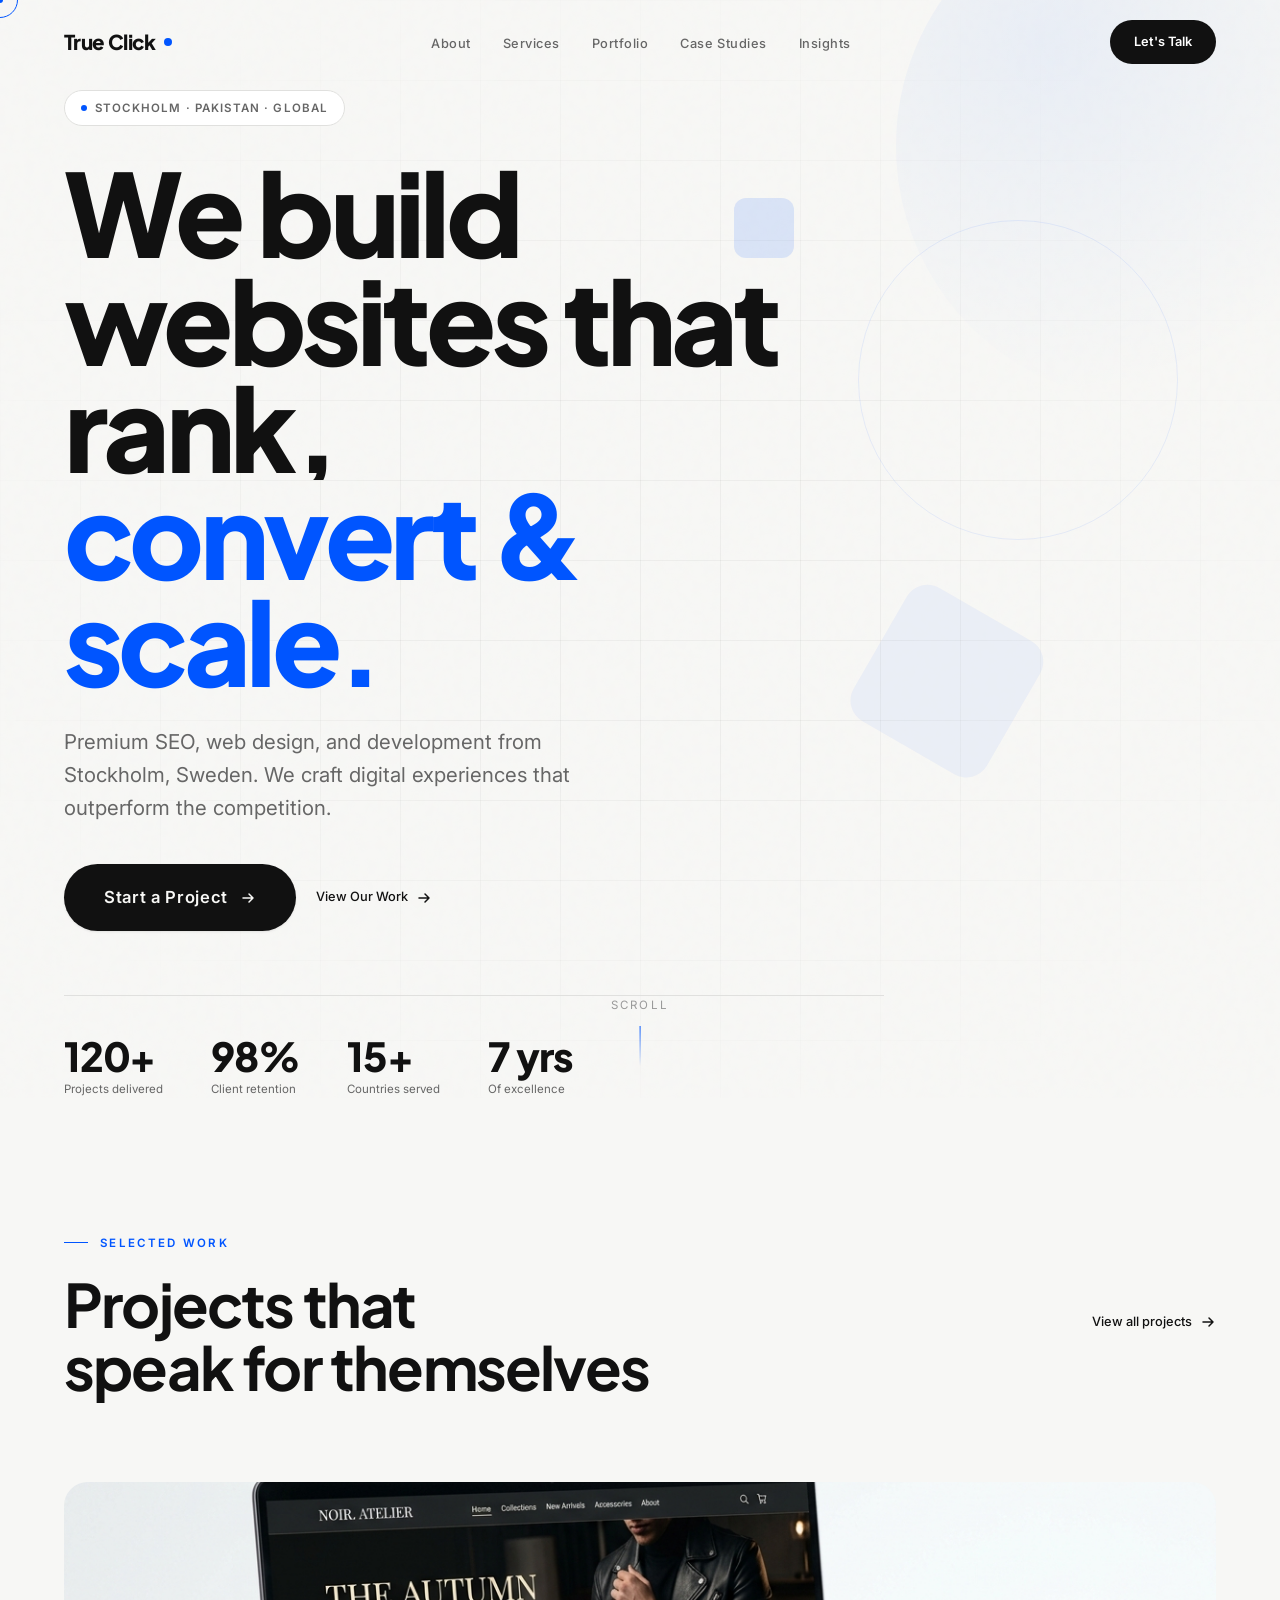
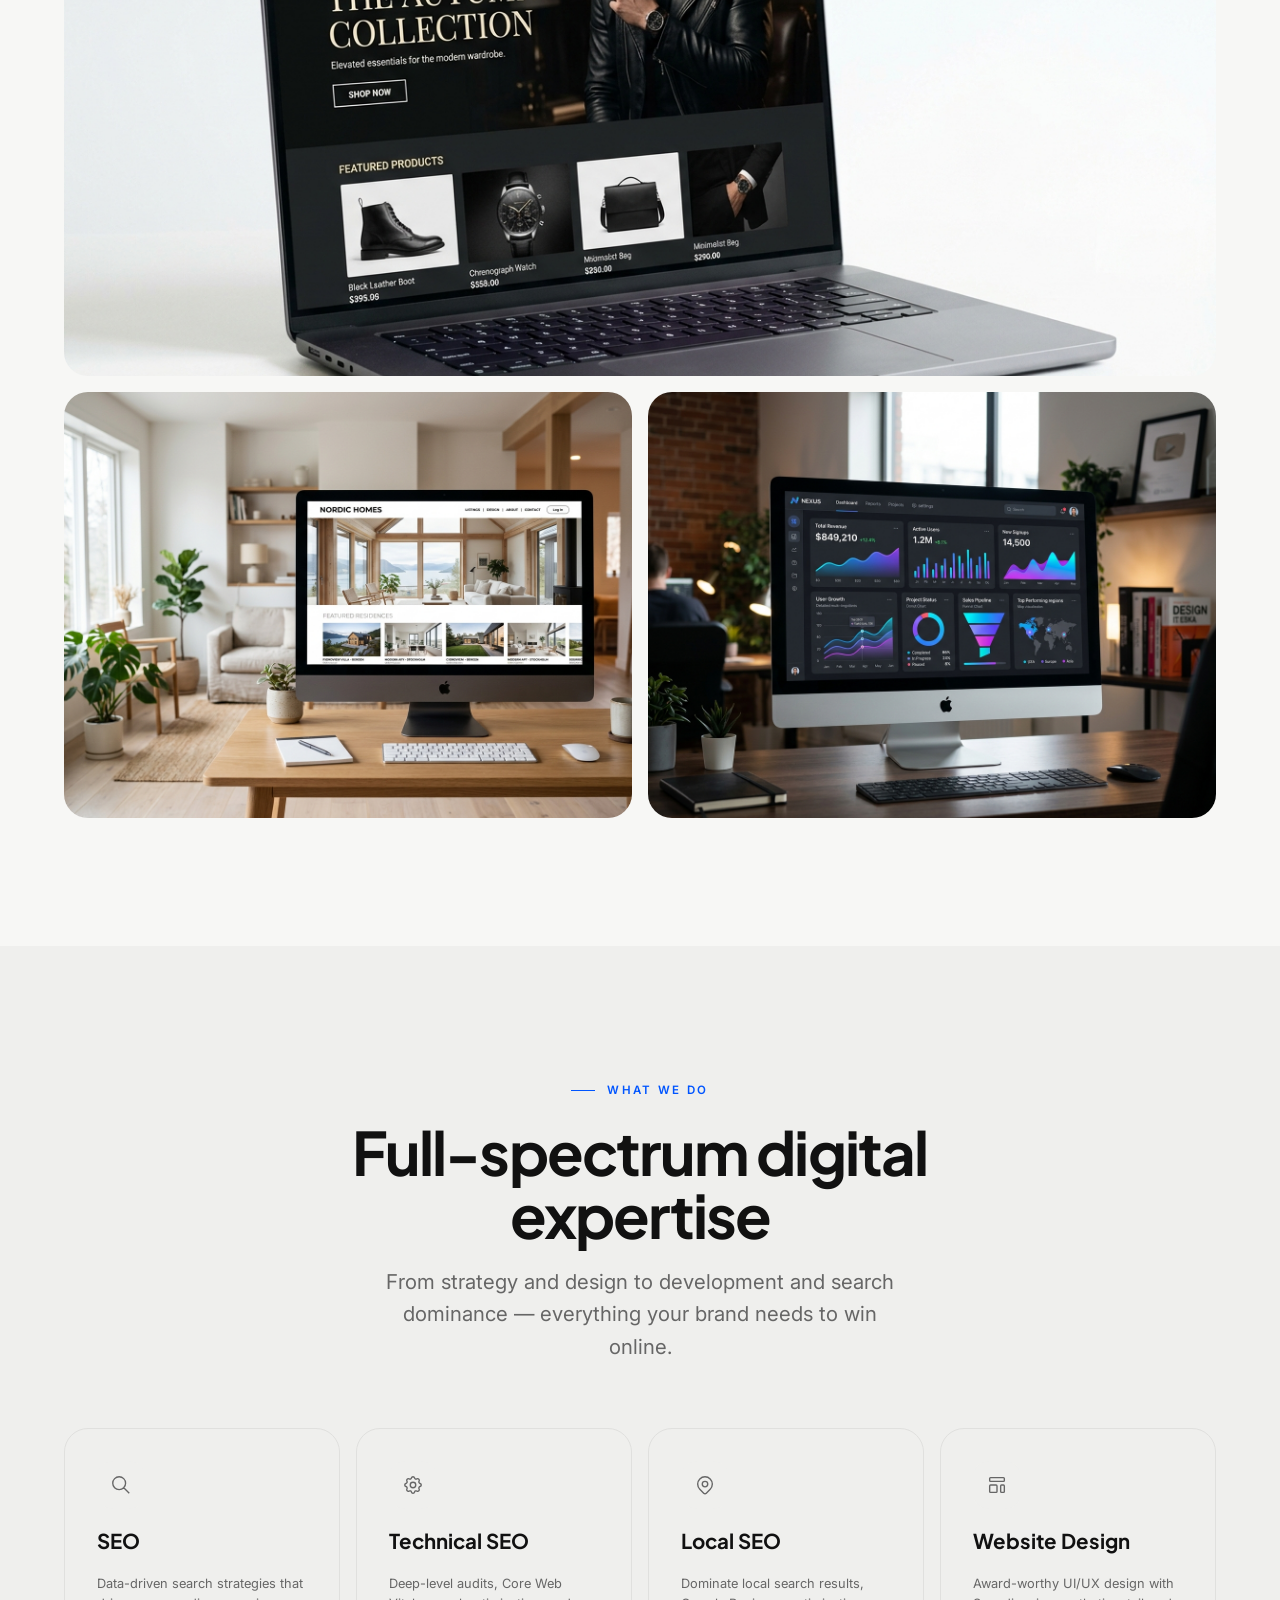
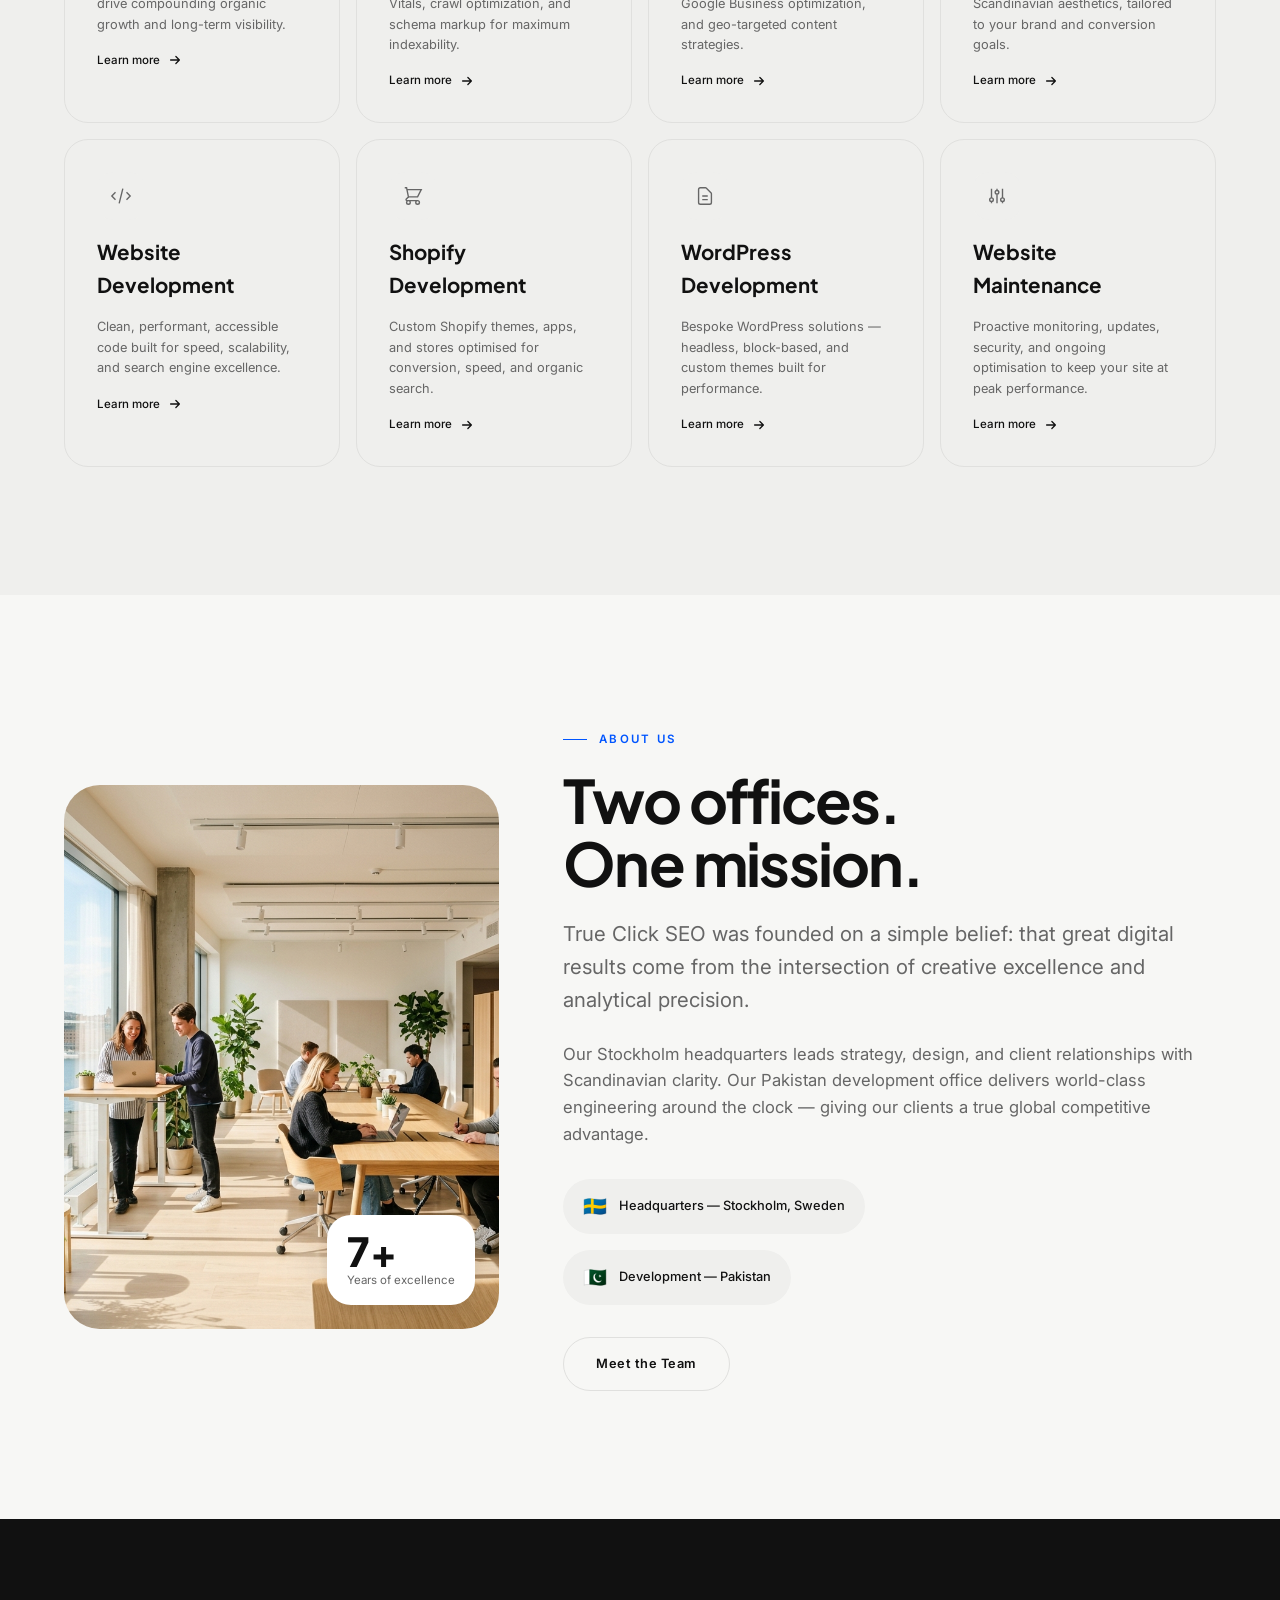
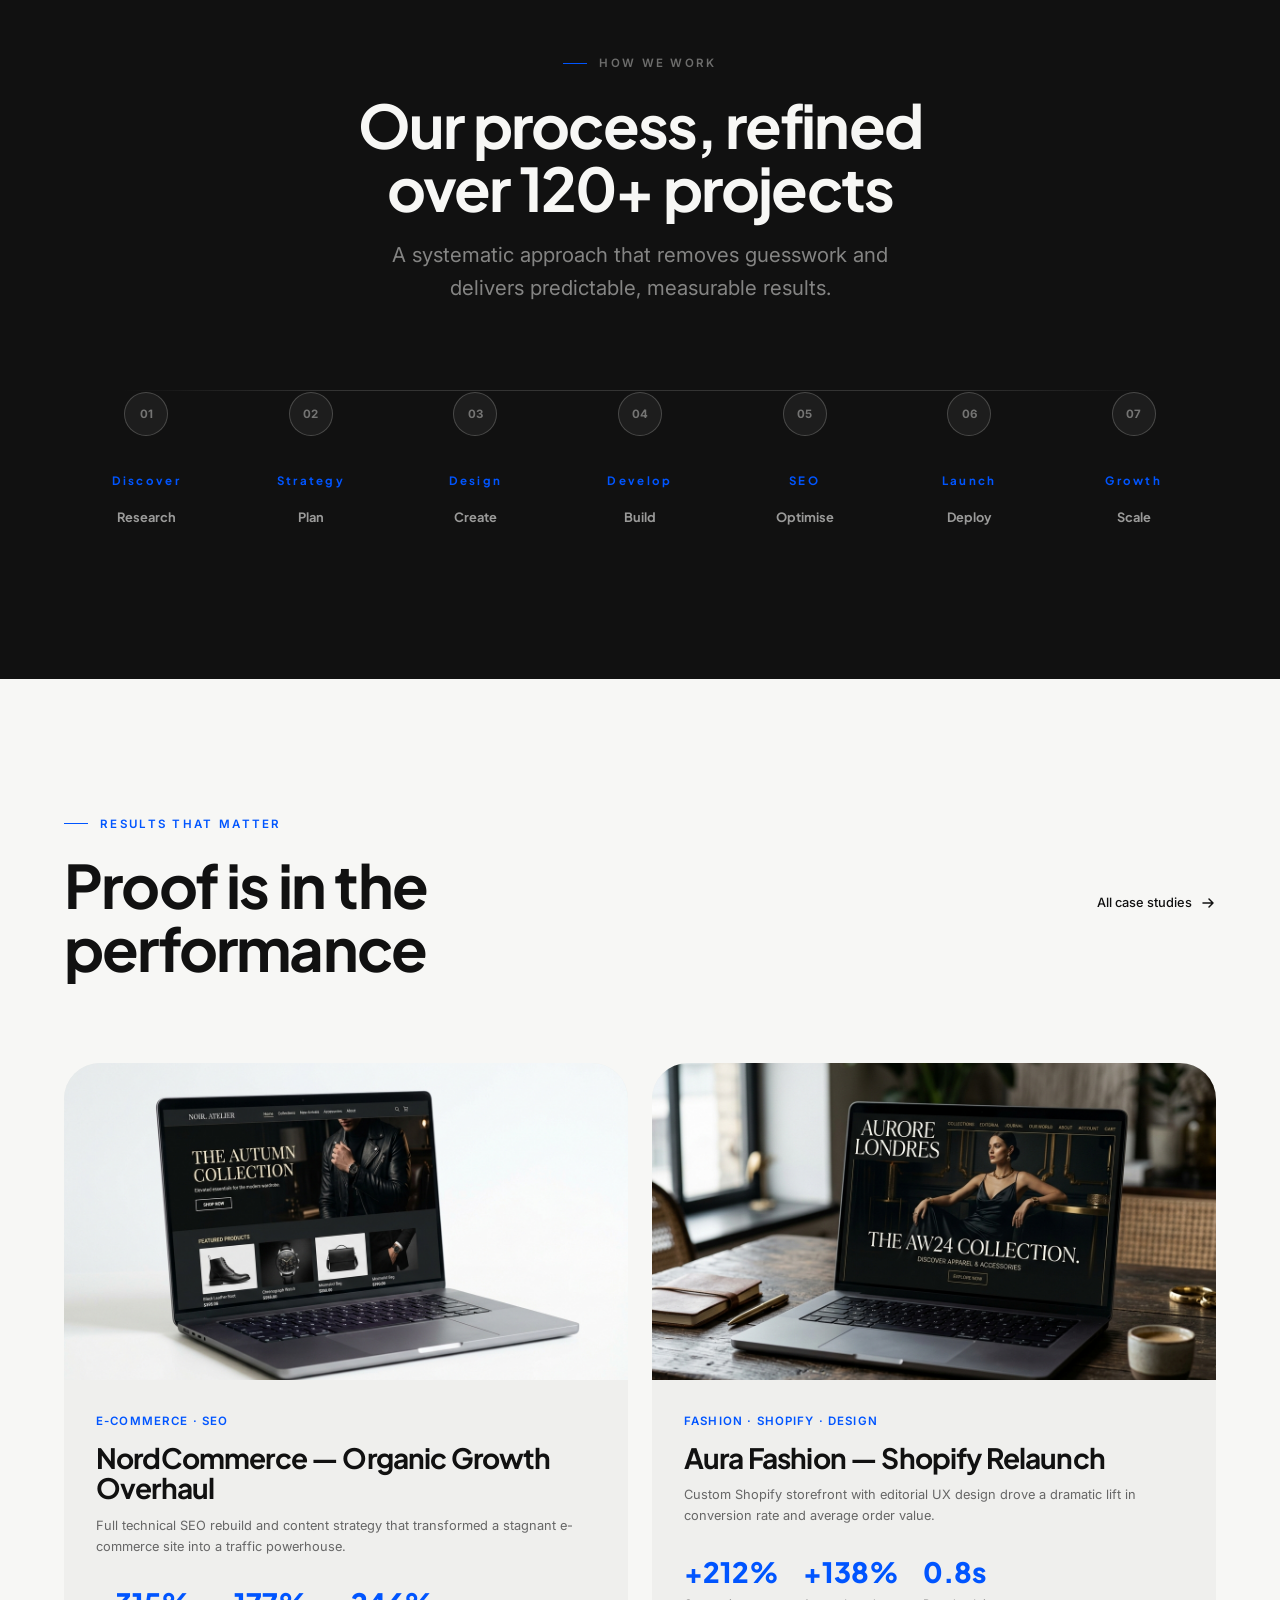
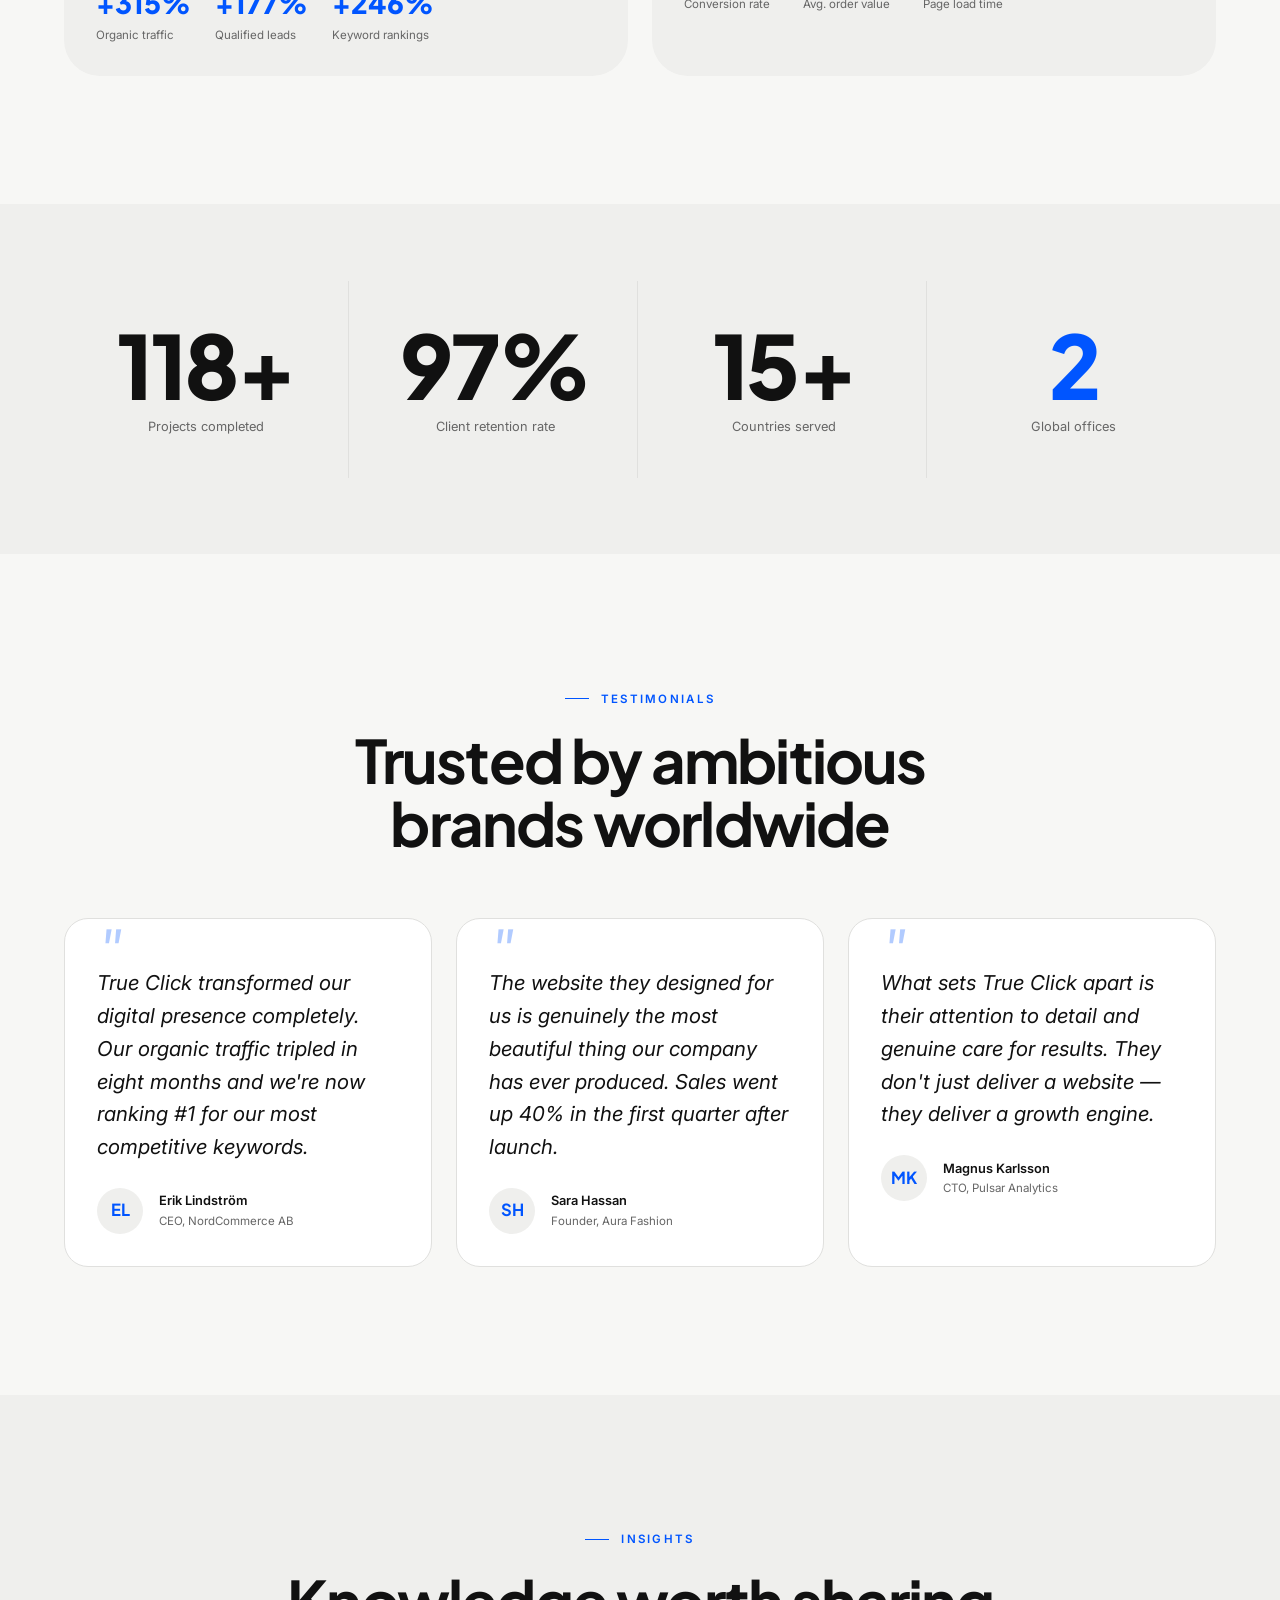
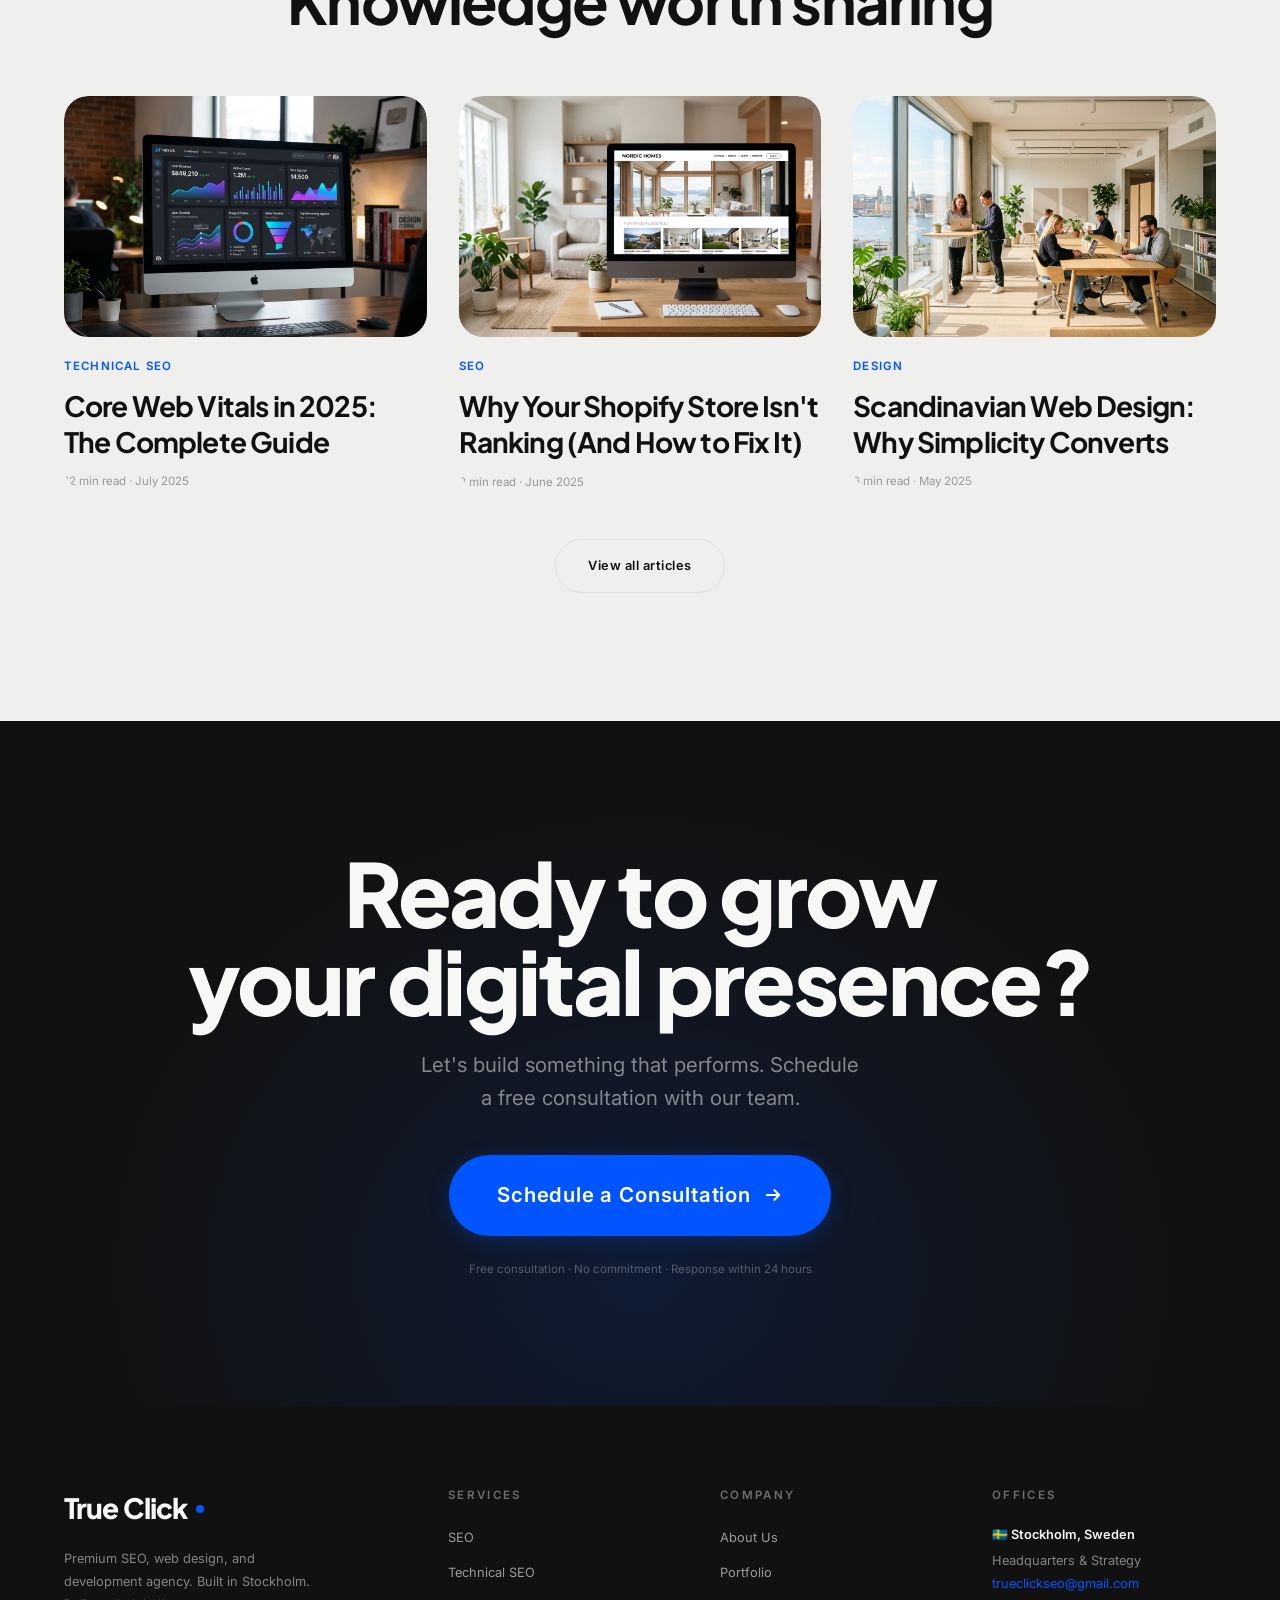
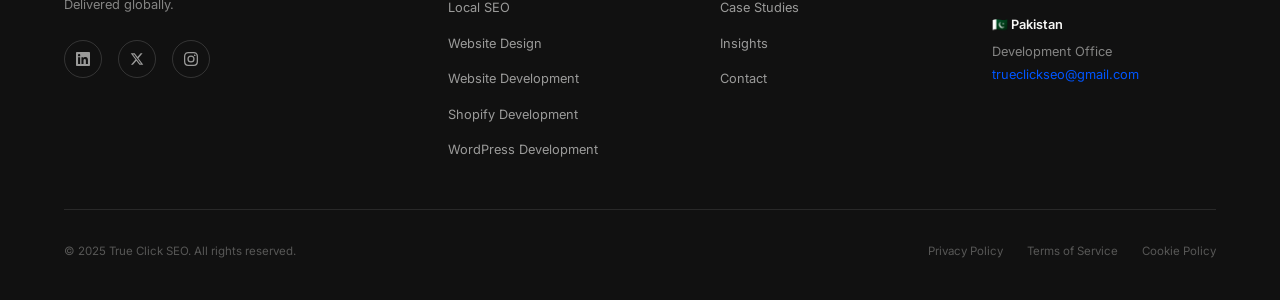
<file: index.html>
<!DOCTYPE html>
<html lang="en">
<head>
  <meta charset="UTF-8" />
  <meta name="viewport" content="width=device-width, initial-scale=1.0" />
  <meta name="description" content="True Click SEO — A premium digital agency based in Stockholm, Sweden. We design, develop, and optimize websites that rank, convert, and scale. SEO, Web Design & Development." />
  <meta name="keywords" content="SEO agency Stockholm, web design Sweden, website development, technical SEO, local SEO, Shopify development" />
  <meta property="og:title" content="True Click SEO — Digital Agency Stockholm" />
  <meta property="og:description" content="We build websites that rank, convert, and scale. Premium SEO, Web Design & Development agency." />
  <meta property="og:type" content="website" />
  <meta property="og:url" content="https://trueclickseo.com" />
  <title>True Click SEO — Digital Agency Stockholm</title>

  <!-- Fonts -->
  <link rel="preconnect" href="https://fonts.googleapis.com" />
  <link rel="preconnect" href="https://fonts.gstatic.com" crossorigin />
  <link href="https://fonts.googleapis.com/css2?family=Plus+Jakarta+Sans:ital,wght@0,400;0,500;0,600;0,700;0,800;1,400&family=Inter:wght@400;500;600&display=swap" rel="stylesheet" />

  <!-- CSS -->
  <link rel="stylesheet" href="css/reset.css" />
  <link rel="stylesheet" href="css/tokens.css" />
  <link rel="stylesheet" href="css/animations.css" />
  <link rel="stylesheet" href="css/layout.css" />
  <link rel="stylesheet" href="css/components.css" />
  <link rel="stylesheet" href="css/pages/home.css" />
</head>
<body>

  <!-- Scroll Progress -->
  <div id="scroll-progress" aria-hidden="true"></div>

  <!-- Custom Cursor -->
  <div id="cursor-dot"  aria-hidden="true"></div>
  <div id="cursor-ring" aria-hidden="true"></div>

  <!-- Page Transition -->
  <div id="page-transition" aria-hidden="true"></div>

  <!-- ═══════════════════════════════════════════
       NAVIGATION
  ═══════════════════════════════════════════ -->
  <nav class="nav" role="navigation" aria-label="Main navigation">
    <div class="container">
      <div class="nav__inner">
        <a href="/" class="nav__logo" aria-label="True Click SEO Home">
          True Click<span class="nav__logo-dot"></span>
        </a>

        <ul class="nav__links" role="list">
          <li><a href="about" class="nav__link">About</a></li>
          <li><a href="services" class="nav__link">Services</a></li>
          <li><a href="portfolio" class="nav__link">Portfolio</a></li>
          <li><a href="case-studies" class="nav__link">Case Studies</a></li>
          <li><a href="insights" class="nav__link">Insights</a></li>
        </ul>

        <a href="contact" class="nav__cta magnetic" id="nav-cta">Let's Talk</a>

        <button class="nav__hamburger" id="hamburger" aria-label="Open menu" aria-expanded="false">
          <span></span><span></span><span></span>
        </button>
      </div>
    </div>
  </nav>

  <!-- Mobile Menu -->
  <div class="nav__mobile" id="mobile-menu" role="dialog" aria-modal="true" aria-label="Mobile navigation">
    <a href="/"       class="nav__mobile-link">Home</a>
    <a href="about"       class="nav__mobile-link">About</a>
    <a href="services"    class="nav__mobile-link">Services</a>
    <a href="portfolio"   class="nav__mobile-link">Portfolio</a>
    <a href="case-studies"class="nav__mobile-link">Case Studies</a>
    <a href="insights"    class="nav__mobile-link">Insights</a>
    <a href="contact"     class="nav__mobile-link">Contact</a>
  </div>

  <main id="main">

    <!-- ═══════════════════════════════════════════
         HERO
    ═══════════════════════════════════════════ -->
    <section class="hero" aria-label="Hero">
      <div class="hero__grid" aria-hidden="true"></div>
      <div class="hero__grain" aria-hidden="true"></div>
      <div class="hero__geometry" aria-hidden="true">
        <div class="geo-shape geo-shape--1"></div>
        <div class="geo-shape geo-shape--2"></div>
        <div class="geo-shape geo-shape--3"></div>
        <div class="geo-shape geo-shape--4"></div>
      </div>

      <div class="container">
        <div class="hero__content">
          <div class="hero__badge">
            <span class="hero__badge-dot"></span>
            Stockholm · Pakistan · Global
          </div>

          <h1 class="hero__headline">
            <span class="hero__headline-line">
              <span class="hero__headline-inner hero__headline-inner--1">We build</span>
            </span>
            <span class="hero__headline-line">
              <span class="hero__headline-inner hero__headline-inner--2">websites that rank,</span>
            </span>
            <span class="hero__headline-line">
              <span class="hero__headline-inner hero__headline-inner--3">convert & scale.</span>
            </span>
          </h1>

          <p class="hero__subline">
            Premium SEO, web design, and development from Stockholm, Sweden.
            We craft digital experiences that outperform the competition.
          </p>

          <div class="hero__actions">
            <span class="magnetic">
              <a href="contact" class="btn btn--primary btn--lg" id="hero-cta-primary">
                Start a Project
                <svg width="16" height="16" viewBox="0 0 16 16" fill="none" aria-hidden="true">
                  <path d="M3 8h10M9 4l4 4-4 4" stroke="currentColor" stroke-width="1.5" stroke-linecap="round" stroke-linejoin="round"/>
                </svg>
              </a>
            </span>
            <a href="portfolio" class="btn-arrow" id="hero-cta-secondary">
              View Our Work
              <svg width="16" height="16" viewBox="0 0 16 16" fill="none" aria-hidden="true">
                <path d="M3 8h10M9 4l4 4-4 4" stroke="currentColor" stroke-width="1.5" stroke-linecap="round" stroke-linejoin="round"/>
              </svg>
            </a>
          </div>

          <div class="hero__stats">
            <div>
              <div class="hero__stat-num" data-count="120" data-suffix="+">0+</div>
              <div class="hero__stat-label">Projects delivered</div>
            </div>
            <div>
              <div class="hero__stat-num" data-count="98" data-suffix="%">0%</div>
              <div class="hero__stat-label">Client retention</div>
            </div>
            <div>
              <div class="hero__stat-num" data-count="15" data-suffix="+">0+</div>
              <div class="hero__stat-label">Countries served</div>
            </div>
            <div>
              <div class="hero__stat-num" data-count="7" data-suffix=" yrs">0 yrs</div>
              <div class="hero__stat-label">Of excellence</div>
            </div>
          </div>
        </div>
      </div>

      <div class="hero__scroll-hint" aria-hidden="true">
        <span class="hero__scroll-text">Scroll</span>
        <div class="hero__scroll-line"></div>
      </div>
    </section>

    <!-- ═══════════════════════════════════════════
         SELECTED WORK
    ═══════════════════════════════════════════ -->
    <section class="section" aria-labelledby="work-heading">
      <div class="container">
        <div class="section-header flex-between reveal">
          <div>
            <div class="section-header__label">
              <span class="label label--accent">Selected Work</span>
            </div>
            <h2 class="section-header__title" id="work-heading">Projects that<br>speak for themselves</h2>
          </div>
          <a href="portfolio" class="btn-arrow" id="work-view-all">
            View all projects
            <svg width="16" height="16" viewBox="0 0 16 16" fill="none" aria-hidden="true">
              <path d="M3 8h10M9 4l4 4-4 4" stroke="currentColor" stroke-width="1.5" stroke-linecap="round" stroke-linejoin="round"/>
            </svg>
          </a>
        </div>

        <div class="work-grid stagger">
          <!-- Featured project (wide) -->
          <article class="project-card">
            <img src="assets/images/project-1.jpg" alt="NordCommerce e-commerce platform redesign" class="project-card__image" loading="lazy" />
            <div class="project-card__overlay"></div>
            <div class="project-card__info">
              <div class="project-card__meta">E-Commerce · SEO · Development</div>
              <div class="project-card__name">NordCommerce</div>
            </div>
          </article>

          <!-- Project 2 -->
          <article class="project-card">
            <img src="assets/images/project-2.jpg" alt="Solhem real estate website design" class="project-card__image" loading="lazy" />
            <div class="project-card__overlay"></div>
            <div class="project-card__info">
              <div class="project-card__meta">Real Estate · Web Design</div>
              <div class="project-card__name">Solhem</div>
            </div>
          </article>

          <!-- Project 3 -->
          <article class="project-card">
            <img src="assets/images/project-3.jpg" alt="Pulsar SaaS dashboard development" class="project-card__image" loading="lazy" />
            <div class="project-card__overlay"></div>
            <div class="project-card__info">
              <div class="project-card__meta">SaaS · Technical SEO</div>
              <div class="project-card__name">Pulsar Analytics</div>
            </div>
          </article>
        </div>
      </div>
    </section>

    <!-- ═══════════════════════════════════════════
         SERVICES
    ═══════════════════════════════════════════ -->
    <section class="section" style="background:var(--color-surface)" aria-labelledby="services-heading">
      <div class="container">
        <div class="section-header section-header--center reveal">
          <div class="section-header__label">
            <span class="label label--accent">What We Do</span>
          </div>
          <h2 class="section-header__title" id="services-heading">Full-spectrum digital<br>expertise</h2>
          <p class="section-header__desc">From strategy and design to development and search dominance — everything your brand needs to win online.</p>
        </div>

        <div class="services-grid stagger">
          <div class="service-item">
            <div class="service-item__icon">
              <svg viewBox="0 0 24 24" fill="none" stroke="currentColor" stroke-width="1.5" aria-hidden="true">
                <path d="M21 21l-6-6m2-5a7 7 0 11-14 0 7 7 0 0114 0z"/>
              </svg>
            </div>
            <div class="service-item__name">SEO</div>
            <div class="service-item__desc">Data-driven search strategies that drive compounding organic growth and long-term visibility.</div>
            <a href="seo" class="btn-arrow" style="font-size:var(--text-xs)">
              Learn more
              <svg width="14" height="14" viewBox="0 0 16 16" fill="none"><path d="M3 8h10M9 4l4 4-4 4" stroke="currentColor" stroke-width="1.5" stroke-linecap="round" stroke-linejoin="round"/></svg>
            </a>
          </div>

          <div class="service-item">
            <div class="service-item__icon">
              <svg viewBox="0 0 24 24" fill="none" stroke="currentColor" stroke-width="1.5" aria-hidden="true">
                <path d="M10.325 4.317c.426-1.756 2.924-1.756 3.35 0a1.724 1.724 0 002.573 1.066c1.543-.94 3.31.826 2.37 2.37a1.724 1.724 0 001.065 2.572c1.756.426 1.756 2.924 0 3.35a1.724 1.724 0 00-1.066 2.573c.94 1.543-.826 3.31-2.37 2.37a1.724 1.724 0 00-2.572 1.065c-.426 1.756-2.924 1.756-3.35 0a1.724 1.724 0 00-2.573-1.066c-1.543.94-3.31-.826-2.37-2.37a1.724 1.724 0 00-1.065-2.572c-1.756-.426-1.756-2.924 0-3.35a1.724 1.724 0 001.066-2.573c-.94-1.543.826-3.31 2.37-2.37.996.608 2.296.07 2.572-1.065z"/><path d="M15 12a3 3 0 11-6 0 3 3 0 016 0z"/>
              </svg>
            </div>
            <div class="service-item__name">Technical SEO</div>
            <div class="service-item__desc">Deep-level audits, Core Web Vitals, crawl optimization, and schema markup for maximum indexability.</div>
            <a href="technical-seo" class="btn-arrow" style="font-size:var(--text-xs)">
              Learn more
              <svg width="14" height="14" viewBox="0 0 16 16" fill="none"><path d="M3 8h10M9 4l4 4-4 4" stroke="currentColor" stroke-width="1.5" stroke-linecap="round" stroke-linejoin="round"/></svg>
            </a>
          </div>

          <div class="service-item">
            <div class="service-item__icon">
              <svg viewBox="0 0 24 24" fill="none" stroke="currentColor" stroke-width="1.5" aria-hidden="true">
                <path d="M17.657 16.657L13.414 20.9a1.998 1.998 0 01-2.827 0l-4.244-4.243a8 8 0 1111.314 0z"/><path d="M15 11a3 3 0 11-6 0 3 3 0 016 0z"/>
              </svg>
            </div>
            <div class="service-item__name">Local SEO</div>
            <div class="service-item__desc">Dominate local search results, Google Business optimization, and geo-targeted content strategies.</div>
            <a href="seo" class="btn-arrow" style="font-size:var(--text-xs)">
              Learn more
              <svg width="14" height="14" viewBox="0 0 16 16" fill="none"><path d="M3 8h10M9 4l4 4-4 4" stroke="currentColor" stroke-width="1.5" stroke-linecap="round" stroke-linejoin="round"/></svg>
            </a>
          </div>

          <div class="service-item">
            <div class="service-item__icon">
              <svg viewBox="0 0 24 24" fill="none" stroke="currentColor" stroke-width="1.5" aria-hidden="true">
                <path d="M4 5a1 1 0 011-1h14a1 1 0 011 1v2a1 1 0 01-1 1H5a1 1 0 01-1-1V5zM4 13a1 1 0 011-1h6a1 1 0 011 1v6a1 1 0 01-1 1H5a1 1 0 01-1-1v-6zM16 13a1 1 0 011-1h2a1 1 0 011 1v6a1 1 0 01-1 1h-2a1 1 0 01-1-1v-6z"/>
              </svg>
            </div>
            <div class="service-item__name">Website Design</div>
            <div class="service-item__desc">Award-worthy UI/UX design with Scandinavian aesthetics, tailored to your brand and conversion goals.</div>
            <a href="website-design" class="btn-arrow" style="font-size:var(--text-xs)">
              Learn more
              <svg width="14" height="14" viewBox="0 0 16 16" fill="none"><path d="M3 8h10M9 4l4 4-4 4" stroke="currentColor" stroke-width="1.5" stroke-linecap="round" stroke-linejoin="round"/></svg>
            </a>
          </div>

          <div class="service-item">
            <div class="service-item__icon">
              <svg viewBox="0 0 24 24" fill="none" stroke="currentColor" stroke-width="1.5" aria-hidden="true">
                <path d="M10 20l4-16m4 4l4 4-4 4M6 16l-4-4 4-4"/>
              </svg>
            </div>
            <div class="service-item__name">Website Development</div>
            <div class="service-item__desc">Clean, performant, accessible code built for speed, scalability, and search engine excellence.</div>
            <a href="website-development" class="btn-arrow" style="font-size:var(--text-xs)">
              Learn more
              <svg width="14" height="14" viewBox="0 0 16 16" fill="none"><path d="M3 8h10M9 4l4 4-4 4" stroke="currentColor" stroke-width="1.5" stroke-linecap="round" stroke-linejoin="round"/></svg>
            </a>
          </div>

          <div class="service-item">
            <div class="service-item__icon">
              <svg viewBox="0 0 24 24" fill="none" stroke="currentColor" stroke-width="1.5" aria-hidden="true">
                <path d="M3 3h2l.4 2M7 13h10l4-8H5.4M7 13L5.4 5M7 13l-2.293 2.293c-.63.63-.184 1.707.707 1.707H17m0 0a2 2 0 100 4 2 2 0 000-4zm-8 2a2 2 0 11-4 0 2 2 0 014 0z"/>
              </svg>
            </div>
            <div class="service-item__name">Shopify Development</div>
            <div class="service-item__desc">Custom Shopify themes, apps, and stores optimised for conversion, speed, and organic search.</div>
            <a href="website-development" class="btn-arrow" style="font-size:var(--text-xs)">
              Learn more
              <svg width="14" height="14" viewBox="0 0 16 16" fill="none"><path d="M3 8h10M9 4l4 4-4 4" stroke="currentColor" stroke-width="1.5" stroke-linecap="round" stroke-linejoin="round"/></svg>
            </a>
          </div>

          <div class="service-item">
            <div class="service-item__icon">
              <svg viewBox="0 0 24 24" fill="none" stroke="currentColor" stroke-width="1.5" aria-hidden="true">
                <path d="M9 12h6m-6 4h6m2 5H7a2 2 0 01-2-2V5a2 2 0 012-2h5.586a1 1 0 01.707.293l5.414 5.414a1 1 0 01.293.707V19a2 2 0 01-2 2z"/>
              </svg>
            </div>
            <div class="service-item__name">WordPress Development</div>
            <div class="service-item__desc">Bespoke WordPress solutions — headless, block-based, and custom themes built for performance.</div>
            <a href="website-development" class="btn-arrow" style="font-size:var(--text-xs)">
              Learn more
              <svg width="14" height="14" viewBox="0 0 16 16" fill="none"><path d="M3 8h10M9 4l4 4-4 4" stroke="currentColor" stroke-width="1.5" stroke-linecap="round" stroke-linejoin="round"/></svg>
            </a>
          </div>

          <div class="service-item">
            <div class="service-item__icon">
              <svg viewBox="0 0 24 24" fill="none" stroke="currentColor" stroke-width="1.5" aria-hidden="true">
                <path d="M12 6V4m0 2a2 2 0 100 4m0-4a2 2 0 110 4m-6 8a2 2 0 100-4m0 4a2 2 0 110-4m0 4v2m0-6V4m6 6v10m6-2a2 2 0 100-4m0 4a2 2 0 110-4m0 4v2m0-6V4"/>
              </svg>
            </div>
            <div class="service-item__name">Website Maintenance</div>
            <div class="service-item__desc">Proactive monitoring, updates, security, and ongoing optimisation to keep your site at peak performance.</div>
            <a href="services" class="btn-arrow" style="font-size:var(--text-xs)">
              Learn more
              <svg width="14" height="14" viewBox="0 0 16 16" fill="none"><path d="M3 8h10M9 4l4 4-4 4" stroke="currentColor" stroke-width="1.5" stroke-linecap="round" stroke-linejoin="round"/></svg>
            </a>
          </div>
        </div>
      </div>
    </section>

    <!-- ═══════════════════════════════════════════
         ABOUT
    ═══════════════════════════════════════════ -->
    <section class="section" aria-labelledby="about-heading">
      <div class="container">
        <div class="split split--40-60">
          <div class="about-visual reveal-left">
            <img src="assets/images/about.jpg" alt="True Click SEO Stockholm office" class="about-visual__image" loading="lazy" />
            <div class="about-visual__badge">
              <div class="about-visual__badge-num">7+</div>
              <div class="about-visual__badge-label">Years of excellence</div>
            </div>
          </div>

          <div class="reveal-right">
            <div class="section-header__label">
              <span class="label label--accent">About Us</span>
            </div>
            <h2 class="section-header__title" id="about-heading" style="margin-bottom:var(--space-6)">
              Two offices.<br>One mission.
            </h2>
            <p class="body-lg text-muted" style="margin-bottom:var(--space-6)">
              True Click SEO was founded on a simple belief: that great digital results come from the intersection of creative excellence and analytical precision.
            </p>
            <p class="body-md text-muted" style="margin-bottom:var(--space-8)">
              Our Stockholm headquarters leads strategy, design, and client relationships with Scandinavian clarity. Our Pakistan development office delivers world-class engineering around the clock — giving our clients a true global competitive advantage.
            </p>

            <div class="about-offices">
              <div class="office-chip">
                <span class="office-chip__flag">🇸🇪</span>
                Headquarters — Stockholm, Sweden
              </div>
              <div class="office-chip">
                <span class="office-chip__flag">🇵🇰</span>
                Development — Pakistan
              </div>
            </div>

            <div style="margin-top:var(--space-8)">
              <a href="about" class="btn btn--outline" id="about-cta">Meet the Team</a>
            </div>
          </div>
        </div>
      </div>
    </section>

    <!-- ═══════════════════════════════════════════
         PROCESS
    ═══════════════════════════════════════════ -->
    <section class="section process-section" aria-labelledby="process-heading">
      <div class="container">
        <div class="section-header section-header--center reveal">
          <div class="section-header__label">
            <span class="label" style="color:rgba(247,247,245,0.4)">How We Work</span>
          </div>
          <h2 class="section-header__title" id="process-heading">
            Our process, refined<br>over 120+ projects
          </h2>
          <p class="section-header__desc">
            A systematic approach that removes guesswork and delivers predictable, measurable results.
          </p>
        </div>

        <div class="process-grid stagger">
          <div class="process-step">
            <div class="process-step__dot">01</div>
            <div class="process-step__num">Discover</div>
            <div class="process-step__title">Research</div>
          </div>
          <div class="process-step">
            <div class="process-step__dot">02</div>
            <div class="process-step__num">Strategy</div>
            <div class="process-step__title">Plan</div>
          </div>
          <div class="process-step">
            <div class="process-step__dot">03</div>
            <div class="process-step__num">Design</div>
            <div class="process-step__title">Create</div>
          </div>
          <div class="process-step">
            <div class="process-step__dot">04</div>
            <div class="process-step__num">Develop</div>
            <div class="process-step__title">Build</div>
          </div>
          <div class="process-step">
            <div class="process-step__dot">05</div>
            <div class="process-step__num">SEO</div>
            <div class="process-step__title">Optimise</div>
          </div>
          <div class="process-step">
            <div class="process-step__dot">06</div>
            <div class="process-step__num">Launch</div>
            <div class="process-step__title">Deploy</div>
          </div>
          <div class="process-step">
            <div class="process-step__dot">07</div>
            <div class="process-step__num">Growth</div>
            <div class="process-step__title">Scale</div>
          </div>
        </div>
      </div>
    </section>

    <!-- ═══════════════════════════════════════════
         CASE STUDIES
    ═══════════════════════════════════════════ -->
    <section class="section" aria-labelledby="case-studies-heading">
      <div class="container">
        <div class="section-header flex-between reveal">
          <div>
            <div class="section-header__label">
              <span class="label label--accent">Results That Matter</span>
            </div>
            <h2 class="section-header__title" id="case-studies-heading">
              Proof is in the<br>performance
            </h2>
          </div>
          <a href="case-studies" class="btn-arrow" id="cs-view-all">
            All case studies
            <svg width="16" height="16" viewBox="0 0 16 16" fill="none"><path d="M3 8h10M9 4l4 4-4 4" stroke="currentColor" stroke-width="1.5" stroke-linecap="round" stroke-linejoin="round"/></svg>
          </a>
        </div>

        <div class="case-studies-grid stagger">
          <article class="case-card">
            <img src="assets/images/project-1.jpg" alt="NordCommerce SEO case study" class="case-card__image" loading="lazy" />
            <div class="case-card__body">
              <div class="case-card__tag">E-Commerce · SEO</div>
              <h3 class="case-card__title">NordCommerce — Organic Growth Overhaul</h3>
              <p class="case-card__desc">Full technical SEO rebuild and content strategy that transformed a stagnant e-commerce site into a traffic powerhouse.</p>
              <div class="case-card__metrics">
                <div>
                  <div class="case-card__metric-value" data-count="320" data-prefix="+" data-suffix="%">+0%</div>
                  <div class="case-card__metric-label">Organic traffic</div>
                </div>
                <div>
                  <div class="case-card__metric-value" data-count="180" data-prefix="+" data-suffix="%">+0%</div>
                  <div class="case-card__metric-label">Qualified leads</div>
                </div>
                <div>
                  <div class="case-card__metric-value" data-count="250" data-prefix="+" data-suffix="%">+0%</div>
                  <div class="case-card__metric-label">Keyword rankings</div>
                </div>
              </div>
            </div>
          </article>

          <article class="case-card">
            <img src="assets/images/project-4.jpg" alt="Aura Fashion Shopify case study" class="case-card__image" loading="lazy" />
            <div class="case-card__body">
              <div class="case-card__tag">Fashion · Shopify · Design</div>
              <h3 class="case-card__title">Aura Fashion — Shopify Relaunch</h3>
              <p class="case-card__desc">Custom Shopify storefront with editorial UX design drove a dramatic lift in conversion rate and average order value.</p>
              <div class="case-card__metrics">
                <div>
                  <div class="case-card__metric-value" data-count="215" data-prefix="+" data-suffix="%">+0%</div>
                  <div class="case-card__metric-label">Conversion rate</div>
                </div>
                <div>
                  <div class="case-card__metric-value" data-count="140" data-prefix="+" data-suffix="%">+0%</div>
                  <div class="case-card__metric-label">Avg. order value</div>
                </div>
                <div>
                  <div class="case-card__metric-value" data-count="0.8" data-suffix="s" data-decimals="1">0.0s</div>
                  <div class="case-card__metric-label">Page load time</div>
                </div>
              </div>
            </div>
          </article>
        </div>
      </div>
    </section>

    <!-- ═══════════════════════════════════════════
         STATISTICS
    ═══════════════════════════════════════════ -->
    <section class="section section--sm stats-section" aria-labelledby="stats-heading">
      <div class="container container--2xl">
        <h2 class="sr-only" id="stats-heading">Our numbers</h2>
        <div class="stats-grid">
          <div class="stat-card reveal">
            <span class="stat-number" data-count="120" data-suffix="+" aria-label="120+ projects completed">0+</span>
            <p class="stat-label">Projects completed</p>
          </div>
          <div class="stat-card reveal">
            <span class="stat-number" data-count="98" data-suffix="%" aria-label="98% client retention rate">0%</span>
            <p class="stat-label">Client retention rate</p>
          </div>
          <div class="stat-card reveal">
            <span class="stat-number" data-count="15" data-suffix="+" aria-label="15 countries served">0+</span>
            <p class="stat-label">Countries served</p>
          </div>
          <div class="stat-card reveal">
            <span class="stat-number stat-number--accent" data-count="2" aria-label="2 global offices">0</span>
            <p class="stat-label">Global offices</p>
          </div>
        </div>
      </div>
    </section>

    <!-- ═══════════════════════════════════════════
         TESTIMONIALS
    ═══════════════════════════════════════════ -->
    <section class="section" aria-labelledby="testimonials-heading">
      <div class="container">
        <div class="section-header section-header--center reveal">
          <div class="section-header__label">
            <span class="label label--accent">Testimonials</span>
          </div>
          <h2 class="section-header__title" id="testimonials-heading">
            Trusted by ambitious<br>brands worldwide
          </h2>
        </div>

        <div class="testimonials-slider stagger">
          <div class="testimonial-card">
            <p class="testimonial-card__quote">True Click transformed our digital presence completely. Our organic traffic tripled in eight months and we're now ranking #1 for our most competitive keywords.</p>
            <div class="testimonial-card__author">
              <div class="testimonial-card__avatar">EL</div>
              <div>
                <div class="testimonial-card__name">Erik Lindström</div>
                <div class="testimonial-card__role">CEO, NordCommerce AB</div>
              </div>
            </div>
          </div>

          <div class="testimonial-card">
            <p class="testimonial-card__quote">The website they designed for us is genuinely the most beautiful thing our company has ever produced. Sales went up 40% in the first quarter after launch.</p>
            <div class="testimonial-card__author">
              <div class="testimonial-card__avatar">SH</div>
              <div>
                <div class="testimonial-card__name">Sara Hassan</div>
                <div class="testimonial-card__role">Founder, Aura Fashion</div>
              </div>
            </div>
          </div>

          <div class="testimonial-card">
            <p class="testimonial-card__quote">What sets True Click apart is their attention to detail and genuine care for results. They don't just deliver a website — they deliver a growth engine.</p>
            <div class="testimonial-card__author">
              <div class="testimonial-card__avatar">MK</div>
              <div>
                <div class="testimonial-card__name">Magnus Karlsson</div>
                <div class="testimonial-card__role">CTO, Pulsar Analytics</div>
              </div>
            </div>
          </div>
        </div>
      </div>
    </section>

    <!-- ═══════════════════════════════════════════
         INSIGHTS PREVIEW
    ═══════════════════════════════════════════ -->
    <section class="section" style="background:var(--color-surface)" aria-labelledby="insights-heading">
      <div class="container">
        <div class="section-header section-header--center reveal">
          <div class="section-header__label">
            <span class="label label--accent">Insights</span>
          </div>
          <h2 class="section-header__title" id="insights-heading">
            Knowledge worth sharing
          </h2>
        </div>

        <div class="grid grid-3 stagger">
          <article class="post-card">
            <div class="post-card__image" style="aspect-ratio:3/2;background:linear-gradient(135deg,#0055FF15,#0055FF05);border-radius:var(--radius-xl);overflow:hidden">
              <img src="assets/images/project-3.jpg" alt="Core Web Vitals 2025 guide" style="width:100%;height:100%;object-fit:cover" loading="lazy" />
            </div>
            <div class="post-card__cat">Technical SEO</div>
            <h3 class="post-card__title">Core Web Vitals in 2025: The Complete Guide</h3>
            <div class="post-card__meta">12 min read · July 2025</div>
          </article>

          <article class="post-card">
            <div class="post-card__image" style="aspect-ratio:3/2;background:var(--color-surface-2);border-radius:var(--radius-xl);overflow:hidden">
              <img src="assets/images/project-2.jpg" alt="Shopify SEO strategies" style="width:100%;height:100%;object-fit:cover" loading="lazy" />
            </div>
            <div class="post-card__cat">SEO</div>
            <h3 class="post-card__title">Why Your Shopify Store Isn't Ranking (And How to Fix It)</h3>
            <div class="post-card__meta">8 min read · June 2025</div>
          </article>

          <article class="post-card">
            <div class="post-card__image" style="aspect-ratio:3/2;background:var(--color-surface-2);border-radius:var(--radius-xl);overflow:hidden">
              <img src="assets/images/about.jpg" alt="Scandinavian web design principles" style="width:100%;height:100%;object-fit:cover" loading="lazy" />
            </div>
            <div class="post-card__cat">Design</div>
            <h3 class="post-card__title">Scandinavian Web Design: Why Simplicity Converts</h3>
            <div class="post-card__meta">6 min read · May 2025</div>
          </article>
        </div>

        <div style="text-align:center;margin-top:var(--space-12)">
          <a href="insights" class="btn btn--outline" id="insights-view-all">View all articles</a>
        </div>
      </div>
    </section>

    <!-- ═══════════════════════════════════════════
         CTA
    ═══════════════════════════════════════════ -->
    <section class="section cta-section" aria-labelledby="cta-heading">
      <div class="cta-section__bg" aria-hidden="true"></div>
      <div class="container" style="position:relative;z-index:1">
        <div class="reveal">
          <h2 class="cta-section__headline" id="cta-heading">
            Ready to grow<br>your digital presence?
          </h2>
          <p class="cta-section__sub">
            Let's build something that performs. Schedule a free consultation with our team.
          </p>
          <span class="magnetic">
            <a href="contact" class="btn btn--accent btn--xl" id="cta-main-btn">
              Schedule a Consultation
              <svg width="20" height="20" viewBox="0 0 16 16" fill="none" aria-hidden="true">
                <path d="M3 8h10M9 4l4 4-4 4" stroke="currentColor" stroke-width="1.5" stroke-linecap="round" stroke-linejoin="round"/>
              </svg>
            </a>
          </span>
          <p style="margin-top:var(--space-6);font-size:var(--text-xs);color:rgba(247,247,245,0.3)">
            Free consultation · No commitment · Response within 24 hours
          </p>
        </div>
      </div>
    </section>

  </main>

  <!-- ═══════════════════════════════════════════
       FOOTER
  ═══════════════════════════════════════════ -->
  <footer class="footer" role="contentinfo">
    <div class="container">
      <div class="footer__top">
        <div>
          <div class="footer__brand-name">
            True Click<span class="nav__logo-dot" style="background:var(--color-accent)"></span>
          </div>
          <p class="footer__tagline">
            Premium SEO, web design, and development agency. Built in Stockholm. Delivered globally.
          </p>
          <div class="footer__social">
            <a href="#" class="footer__social-link" aria-label="LinkedIn">
              <svg width="14" height="14" viewBox="0 0 24 24" fill="currentColor"><path d="M20.447 20.452h-3.554v-5.569c0-1.328-.027-3.037-1.852-3.037-1.853 0-2.136 1.445-2.136 2.939v5.667H9.351V9h3.414v1.561h.046c.477-.9 1.637-1.85 3.37-1.85 3.601 0 4.267 2.37 4.267 5.455v6.286zM5.337 7.433a2.062 2.062 0 01-2.063-2.065 2.064 2.064 0 112.063 2.065zm1.782 13.019H3.555V9h3.564v11.452zM22.225 0H1.771C.792 0 0 .774 0 1.729v20.542C0 23.227.792 24 1.771 24h20.451C23.2 24 24 23.227 24 22.271V1.729C24 .774 23.2 0 22.222 0h.003z"/></svg>
            </a>
            <a href="#" class="footer__social-link" aria-label="Twitter / X">
              <svg width="14" height="14" viewBox="0 0 24 24" fill="currentColor"><path d="M18.244 2.25h3.308l-7.227 8.26 8.502 11.24H16.17l-5.214-6.817L4.99 21.75H1.68l7.73-8.835L1.254 2.25H8.08l4.713 6.231zm-1.161 17.52h1.833L7.084 4.126H5.117z"/></svg>
            </a>
            <a href="#" class="footer__social-link" aria-label="Instagram">
              <svg width="14" height="14" viewBox="0 0 24 24" fill="currentColor"><path d="M12 2.163c3.204 0 3.584.012 4.85.07 3.252.148 4.771 1.691 4.919 4.919.058 1.265.069 1.645.069 4.849 0 3.205-.012 3.584-.069 4.849-.149 3.225-1.664 4.771-4.919 4.919-1.266.058-1.644.07-4.85.07-3.204 0-3.584-.012-4.849-.07-3.26-.149-4.771-1.699-4.919-4.92-.058-1.265-.07-1.644-.07-4.849 0-3.204.013-3.583.07-4.849.149-3.227 1.664-4.771 4.919-4.919 1.266-.057 1.645-.069 4.849-.069zM12 0C8.741 0 8.333.014 7.053.072 2.695.272.273 2.69.073 7.052.014 8.333 0 8.741 0 12c0 3.259.014 3.668.072 4.948.2 4.358 2.618 6.78 6.98 6.98C8.333 23.986 8.741 24 12 24c3.259 0 3.668-.014 4.948-.072 4.354-.2 6.782-2.618 6.979-6.98.059-1.28.073-1.689.073-4.948 0-3.259-.014-3.667-.072-4.947-.196-4.354-2.617-6.78-6.979-6.98C15.668.014 15.259 0 12 0zm0 5.838a6.162 6.162 0 100 12.324 6.162 6.162 0 000-12.324zM12 16a4 4 0 110-8 4 4 0 010 8zm6.406-11.845a1.44 1.44 0 100 2.881 1.44 1.44 0 000-2.881z"/></svg>
            </a>
          </div>
        </div>

        <div>
          <div class="footer__col-title">Services</div>
          <ul class="footer__links">
            <li><a href="seo" class="footer__link">SEO</a></li>
            <li><a href="technical-seo" class="footer__link">Technical SEO</a></li>
            <li><a href="seo" class="footer__link">Local SEO</a></li>
            <li><a href="website-design" class="footer__link">Website Design</a></li>
            <li><a href="website-development" class="footer__link">Website Development</a></li>
            <li><a href="website-development" class="footer__link">Shopify Development</a></li>
            <li><a href="website-development" class="footer__link">WordPress Development</a></li>
          </ul>
        </div>

        <div>
          <div class="footer__col-title">Company</div>
          <ul class="footer__links">
            <li><a href="about" class="footer__link">About Us</a></li>
            <li><a href="portfolio" class="footer__link">Portfolio</a></li>
            <li><a href="case-studies" class="footer__link">Case Studies</a></li>
            <li><a href="insights" class="footer__link">Insights</a></li>
            <li><a href="contact" class="footer__link">Contact</a></li>
          </ul>
        </div>

        <div>
          <div class="footer__col-title">Offices</div>
          <div style="margin-bottom:var(--space-5)">
            <div class="footer__office-name">🇸🇪 Stockholm, Sweden</div>
            <div class="footer__office-addr">
              Headquarters &amp; Strategy<br>
              <a href="mailto:trueclickseo@gmail.com">trueclickseo@gmail.com</a>
            </div>
          </div>
          <div>
            <div class="footer__office-name">🇵🇰 Pakistan</div>
            <div class="footer__office-addr">
              Development Office<br>
              <a href="mailto:trueclickseo@gmail.com">trueclickseo@gmail.com</a>
            </div>
          </div>
        </div>
      </div>

      <div class="footer__bottom">
        <p class="footer__copy">© 2025 True Click SEO. All rights reserved.</p>
        <div class="footer__bottom-links">
          <a href="#" class="footer__bottom-link">Privacy Policy</a>
          <a href="#" class="footer__bottom-link">Terms of Service</a>
          <a href="#" class="footer__bottom-link">Cookie Policy</a>
        </div>
      </div>
    </div>
  </footer>

  <!-- Scripts -->
  <script src="js/main.js"         defer></script>
  <script src="js/animations.js"   defer></script>
  <script src="js/cursor.js"       defer></script>
  <script src="js/counter.js"      defer></script>
  <script src="js/testimonials.js" defer></script>

</body>
</html>
</file>
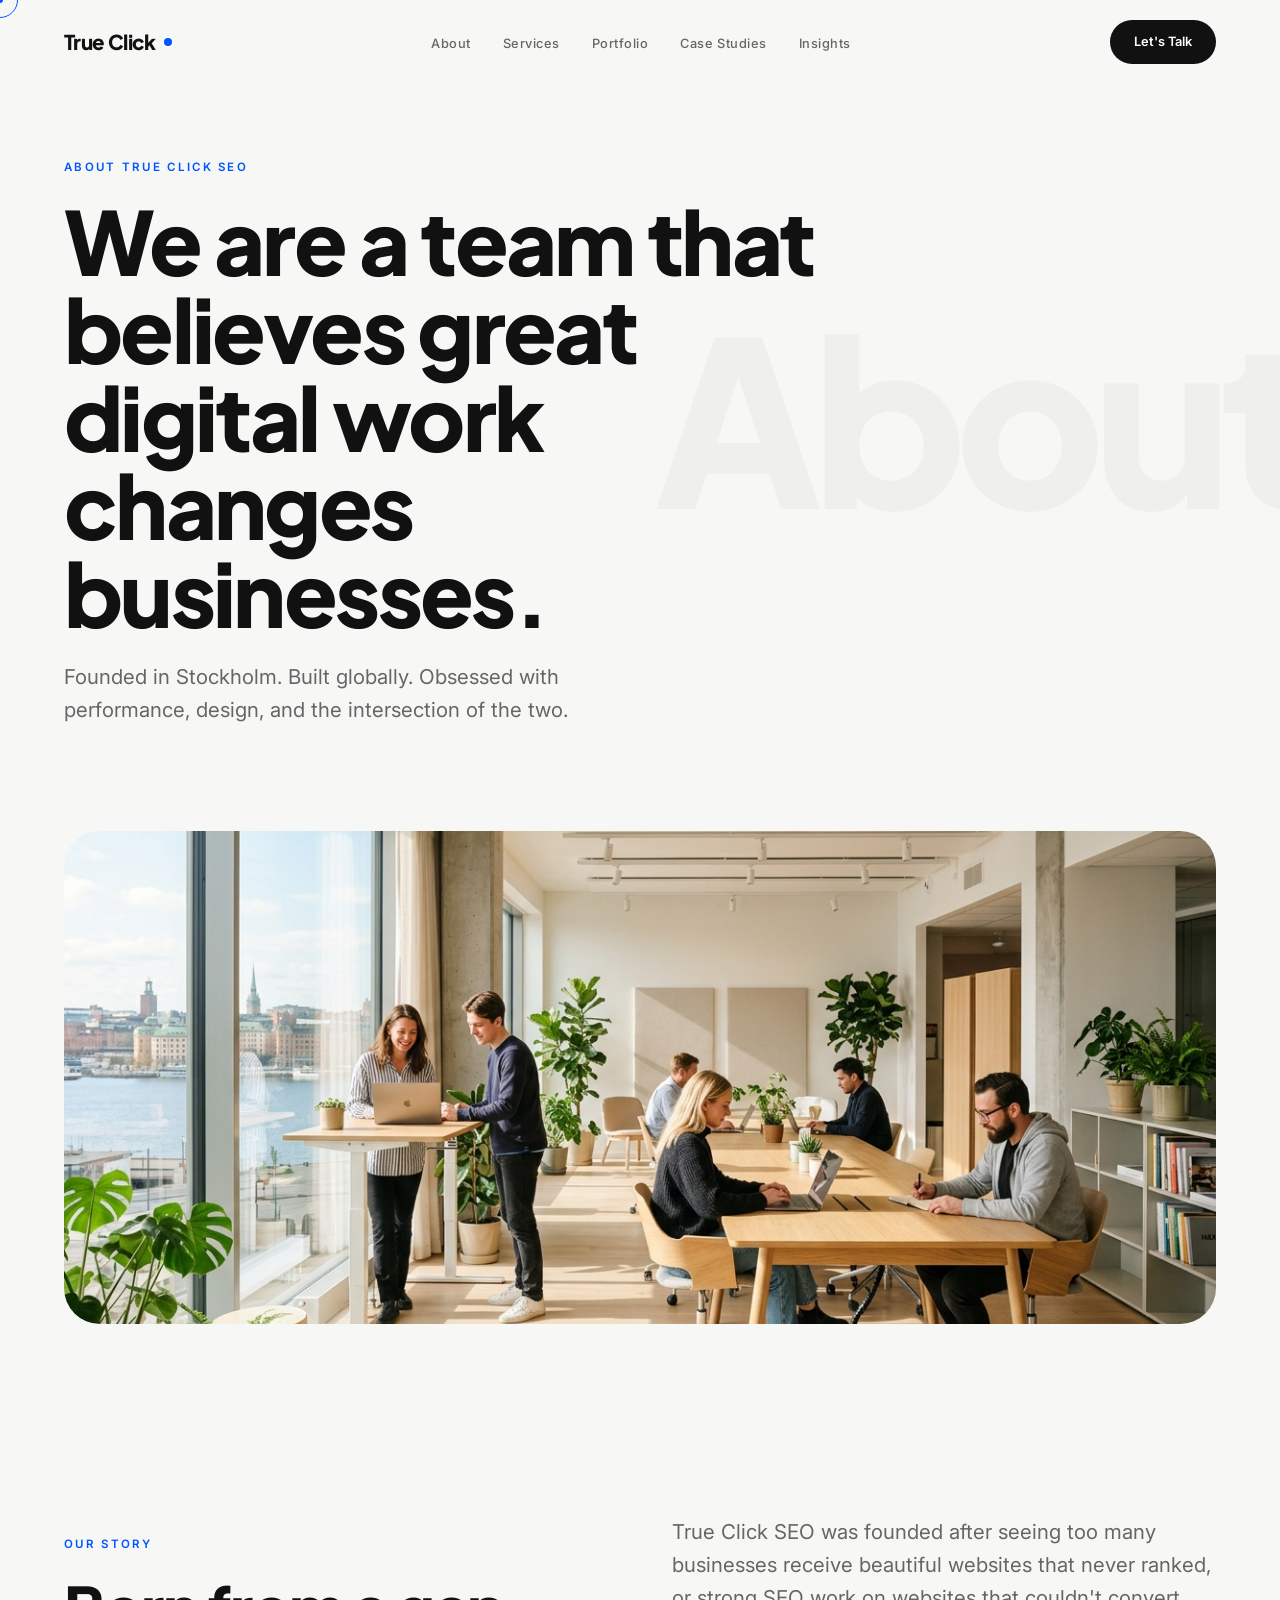
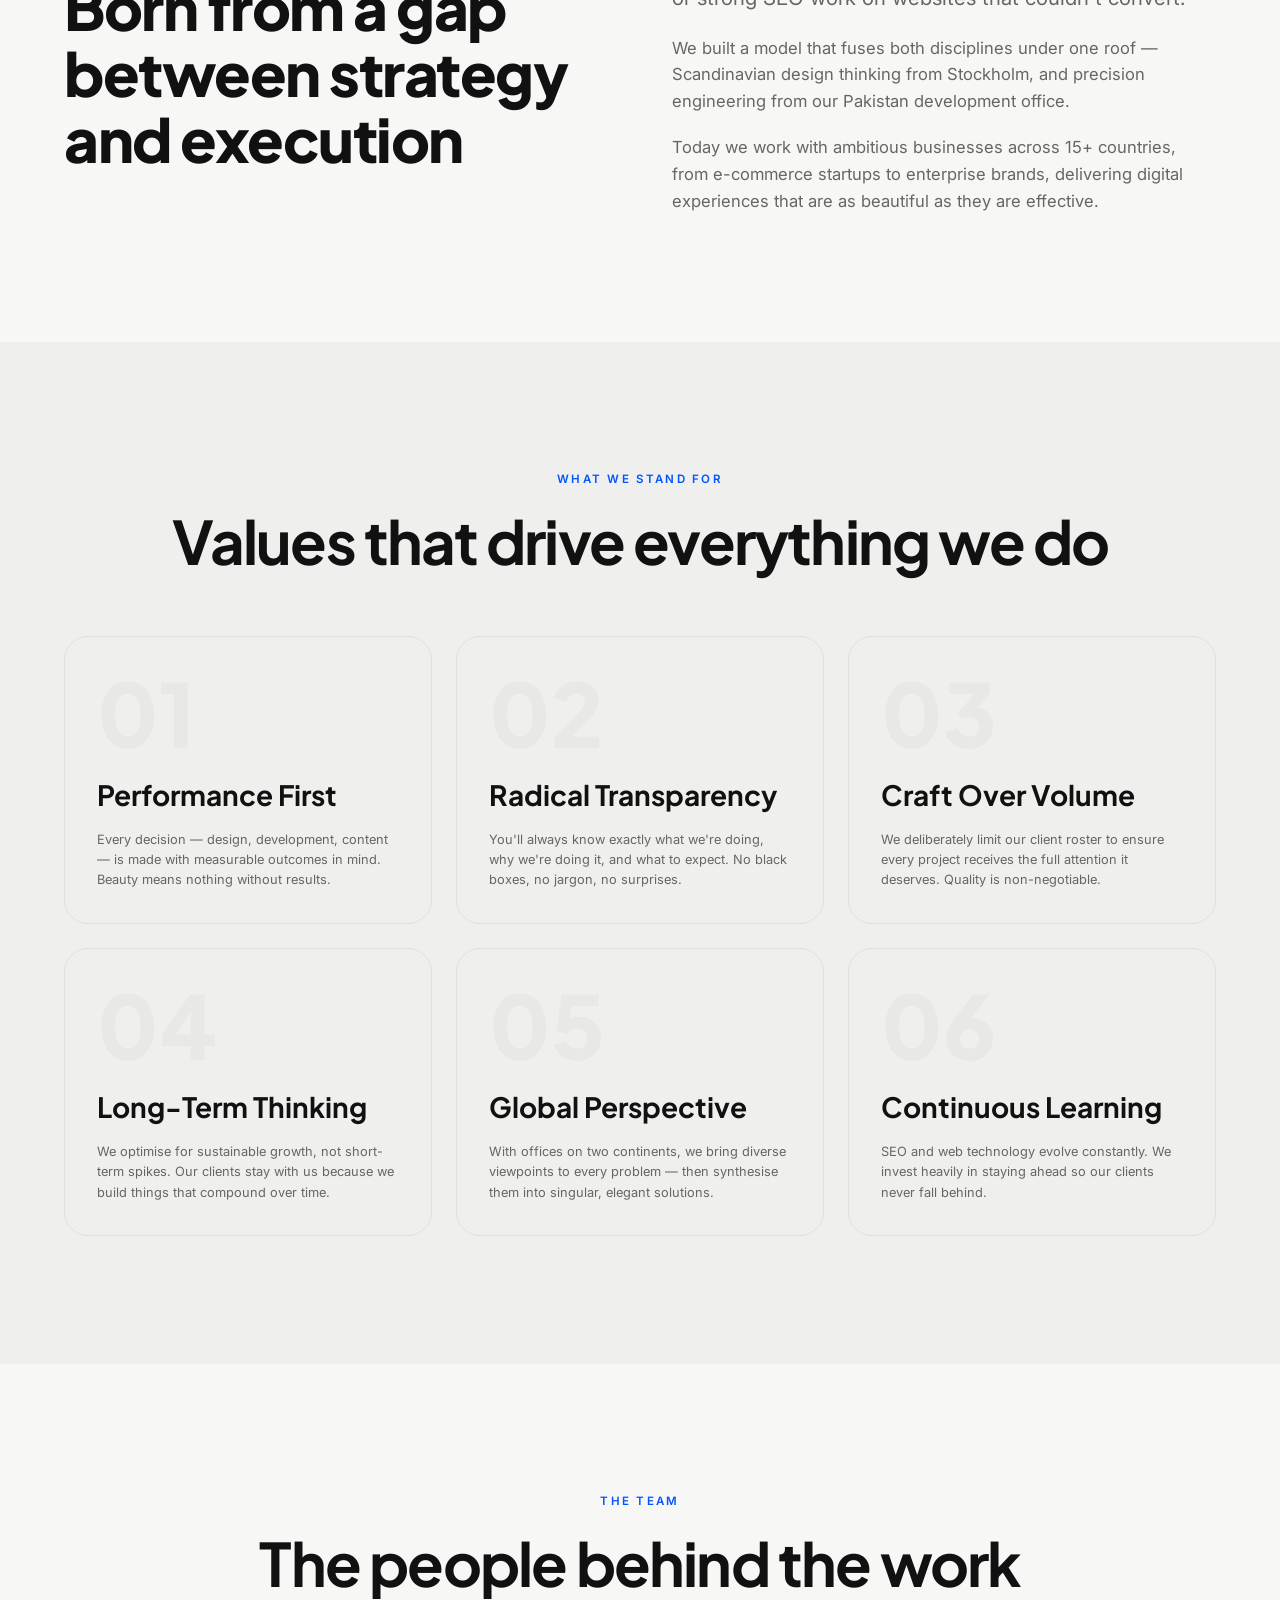
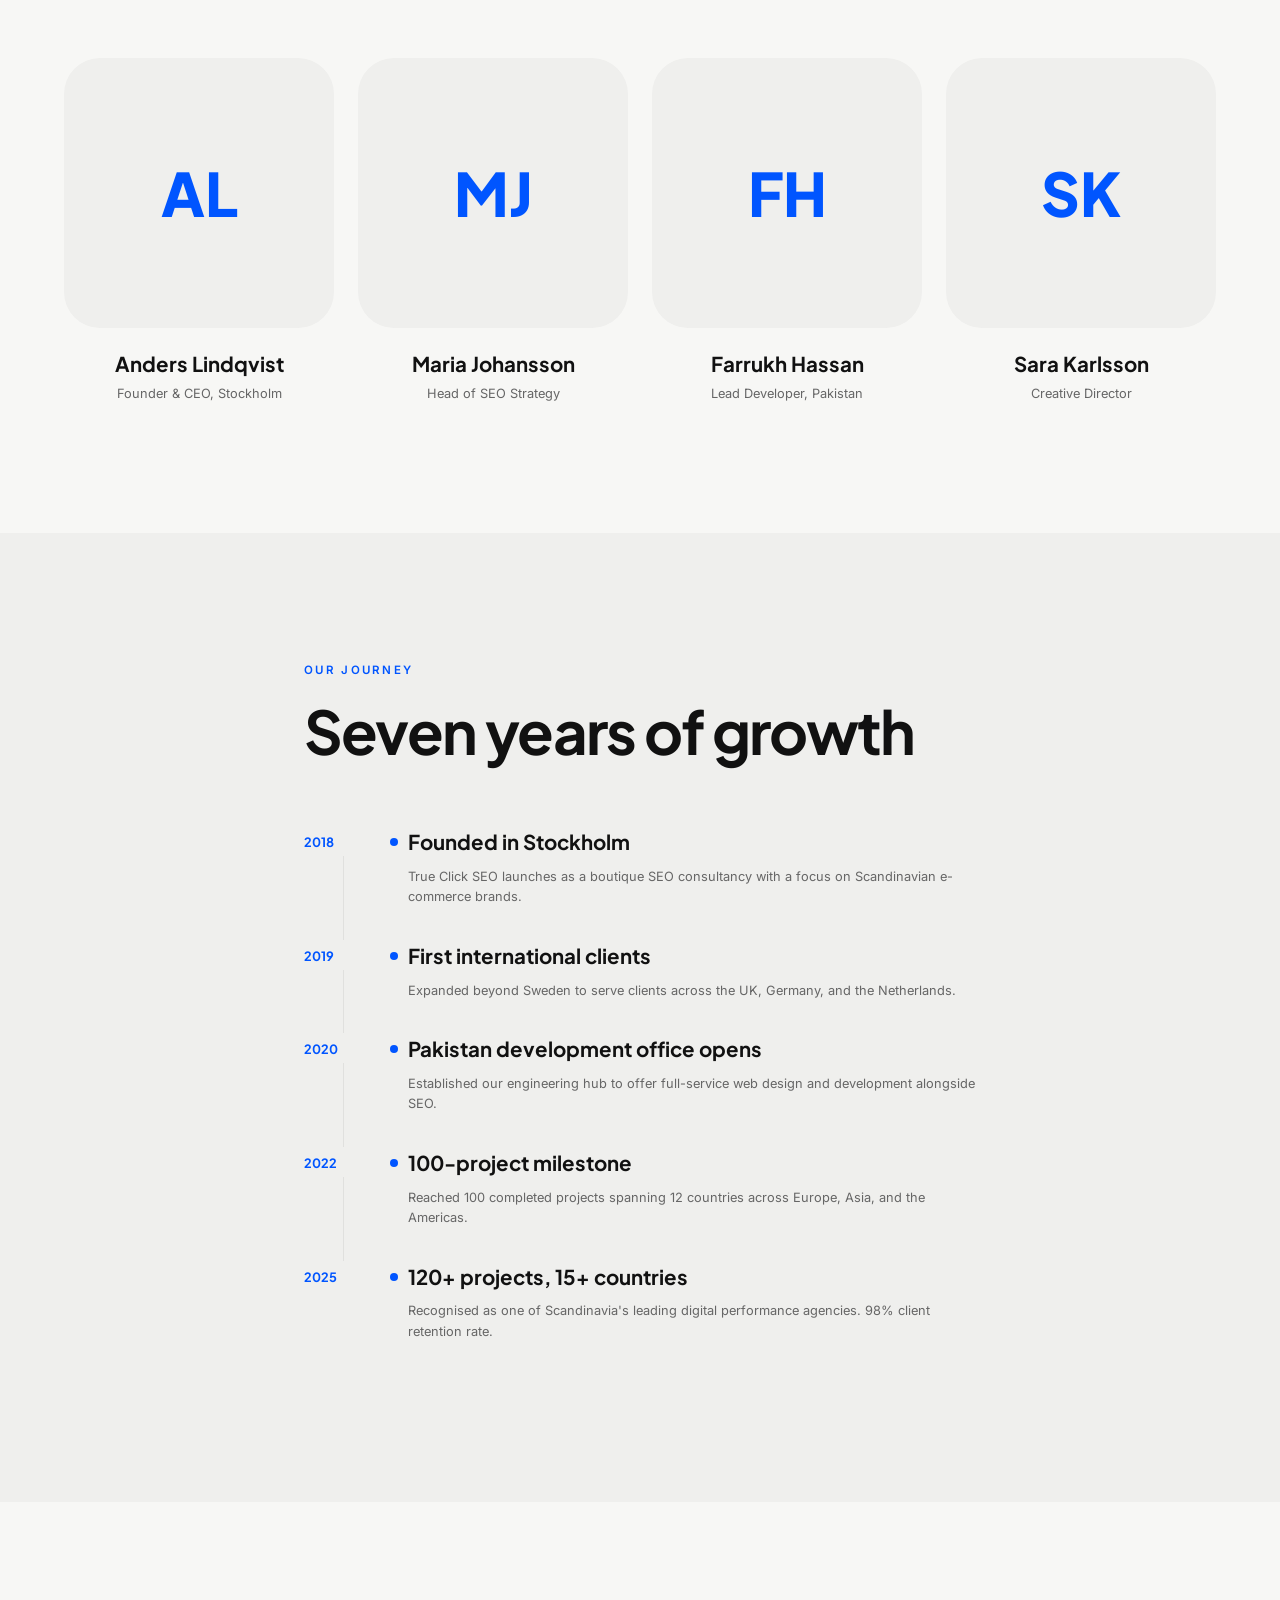
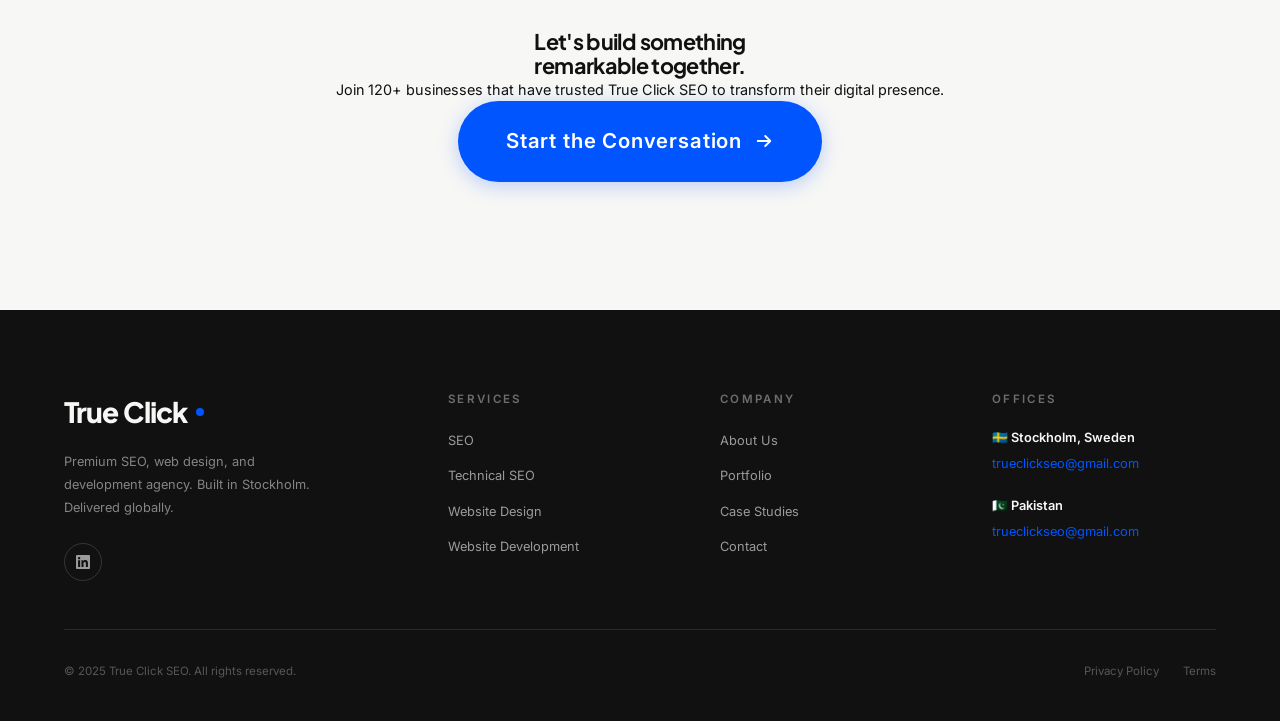
<file: about.html>
<!DOCTYPE html>
<html lang="en">
<head>
  <meta charset="UTF-8" /><meta name="viewport" content="width=device-width, initial-scale=1.0" />
  <meta name="description" content="About True Click SEO — a global digital agency headquartered in Stockholm, Sweden with a development office in Pakistan. Meet our team and story." />
  <title>About Us — True Click SEO</title>
  <link rel="preconnect" href="https://fonts.googleapis.com" /><link rel="preconnect" href="https://fonts.gstatic.com" crossorigin />
  <link href="https://fonts.googleapis.com/css2?family=Plus+Jakarta+Sans:ital,wght@0,400;0,500;0,600;0,700;0,800;1,400&family=Inter:wght@400;500;600&display=swap" rel="stylesheet" />
  <link rel="stylesheet" href="css/reset.css" /><link rel="stylesheet" href="css/tokens.css" /><link rel="stylesheet" href="css/animations.css" /><link rel="stylesheet" href="css/layout.css" /><link rel="stylesheet" href="css/components.css" /><link rel="stylesheet" href="css/pages/inner.css" />
</head>
<body>
  <div id="scroll-progress" aria-hidden="true"></div>
  <div id="cursor-dot" aria-hidden="true"></div><div id="cursor-ring" aria-hidden="true"></div>
  <div id="page-transition" aria-hidden="true"></div>

  <nav class="nav" role="navigation" aria-label="Main navigation">
    <div class="container"><div class="nav__inner">
      <a href="/" class="nav__logo">True Click<span class="nav__logo-dot"></span></a>
      <ul class="nav__links" role="list">
        <li><a href="about" class="nav__link active">About</a></li>
        <li><a href="services" class="nav__link">Services</a></li>
        <li><a href="portfolio" class="nav__link">Portfolio</a></li>
        <li><a href="case-studies" class="nav__link">Case Studies</a></li>
        <li><a href="insights" class="nav__link">Insights</a></li>
      </ul>
      <a href="contact" class="nav__cta magnetic">Let's Talk</a>
      <button class="nav__hamburger" id="hamburger" aria-label="Open menu"><span></span><span></span><span></span></button>
    </div></div>
  </nav>
  <div class="nav__mobile" id="mobile-menu"><a href="/" class="nav__mobile-link">Home</a><a href="about" class="nav__mobile-link">About</a><a href="services" class="nav__mobile-link">Services</a><a href="portfolio" class="nav__mobile-link">Portfolio</a><a href="case-studies" class="nav__mobile-link">Case Studies</a><a href="insights" class="nav__mobile-link">Insights</a><a href="contact" class="nav__mobile-link">Contact</a></div>

  <main id="main">
    <!-- Page Hero -->
    <section class="page-hero section">
      <div class="container" style="position:relative;z-index:1">
        <div class="page-hero__label reveal"><span class="label label--accent">About True Click SEO</span></div>
        <h1 class="page-hero__title reveal">We are a team that believes great digital work changes businesses.</h1>
        <p class="page-hero__desc reveal">Founded in Stockholm. Built globally. Obsessed with performance, design, and the intersection of the two.</p>
      </div>
      <div class="page-hero__bg-text" aria-hidden="true">About</div>
    </section>

    <!-- Full-width Image -->
    <div class="container container--2xl reveal-scale" style="padding-bottom:var(--space-16)">
      <img src="assets/images/about.jpg" alt="True Click SEO team in our Stockholm office" style="width:100%;border-radius:var(--radius-2xl);aspect-ratio:21/9;object-fit:cover" loading="lazy" />
    </div>

    <!-- Story -->
    <section class="section" aria-labelledby="story-heading">
      <div class="container">
        <div class="split">
          <div class="reveal-left">
            <span class="label label--accent" style="display:block;margin-bottom:var(--space-5)">Our Story</span>
            <h2 id="story-heading" style="font-size:var(--text-3xl);font-weight:800;letter-spacing:-0.025em;line-height:1.1;margin-bottom:var(--space-6)">Born from a gap between strategy and execution</h2>
          </div>
          <div class="reveal-right">
            <p class="body-lg text-muted" style="margin-bottom:var(--space-5)">True Click SEO was founded after seeing too many businesses receive beautiful websites that never ranked, or strong SEO work on websites that couldn't convert.</p>
            <p class="body-md text-muted" style="margin-bottom:var(--space-5)">We built a model that fuses both disciplines under one roof — Scandinavian design thinking from Stockholm, and precision engineering from our Pakistan development office.</p>
            <p class="body-md text-muted">Today we work with ambitious businesses across 15+ countries, from e-commerce startups to enterprise brands, delivering digital experiences that are as beautiful as they are effective.</p>
          </div>
        </div>
      </div>
    </section>

    <!-- Values -->
    <section class="section" style="background:var(--color-surface)" aria-labelledby="values-heading">
      <div class="container">
        <div class="section-header section-header--center reveal">
          <span class="label label--accent" style="display:block;margin-bottom:var(--space-5)">What We Stand For</span>
          <h2 id="values-heading" class="section-header__title">Values that drive everything we do</h2>
        </div>
        <div class="values-grid stagger">
          <div class="value-card"><div class="value-card__num">01</div><div class="value-card__title">Performance First</div><div class="value-card__desc">Every decision — design, development, content — is made with measurable outcomes in mind. Beauty means nothing without results.</div></div>
          <div class="value-card"><div class="value-card__num">02</div><div class="value-card__title">Radical Transparency</div><div class="value-card__desc">You'll always know exactly what we're doing, why we're doing it, and what to expect. No black boxes, no jargon, no surprises.</div></div>
          <div class="value-card"><div class="value-card__num">03</div><div class="value-card__title">Craft Over Volume</div><div class="value-card__desc">We deliberately limit our client roster to ensure every project receives the full attention it deserves. Quality is non-negotiable.</div></div>
          <div class="value-card"><div class="value-card__num">04</div><div class="value-card__title">Long-Term Thinking</div><div class="value-card__desc">We optimise for sustainable growth, not short-term spikes. Our clients stay with us because we build things that compound over time.</div></div>
          <div class="value-card"><div class="value-card__num">05</div><div class="value-card__title">Global Perspective</div><div class="value-card__desc">With offices on two continents, we bring diverse viewpoints to every problem — then synthesise them into singular, elegant solutions.</div></div>
          <div class="value-card"><div class="value-card__num">06</div><div class="value-card__title">Continuous Learning</div><div class="value-card__desc">SEO and web technology evolve constantly. We invest heavily in staying ahead so our clients never fall behind.</div></div>
        </div>
      </div>
    </section>

    <!-- Team -->
    <section class="section" aria-labelledby="team-heading">
      <div class="container">
        <div class="section-header section-header--center reveal">
          <span class="label label--accent" style="display:block;margin-bottom:var(--space-5)">The Team</span>
          <h2 id="team-heading" class="section-header__title">The people behind the work</h2>
        </div>
        <div class="team-grid stagger">
          <div class="team-card"><div class="team-card__avatar">AL</div><div class="team-card__name">Anders Lindqvist</div><div class="team-card__role">Founder & CEO, Stockholm</div></div>
          <div class="team-card"><div class="team-card__avatar">MJ</div><div class="team-card__name">Maria Johansson</div><div class="team-card__role">Head of SEO Strategy</div></div>
          <div class="team-card"><div class="team-card__avatar">FH</div><div class="team-card__name">Farrukh Hassan</div><div class="team-card__role">Lead Developer, Pakistan</div></div>
          <div class="team-card"><div class="team-card__avatar">SK</div><div class="team-card__name">Sara Karlsson</div><div class="team-card__role">Creative Director</div></div>
        </div>
      </div>
    </section>

    <!-- Timeline -->
    <section class="section" style="background:var(--color-surface)" aria-labelledby="timeline-heading">
      <div class="container container--md">
        <div class="section-header reveal">
          <span class="label label--accent" style="display:block;margin-bottom:var(--space-5)">Our Journey</span>
          <h2 id="timeline-heading" class="section-header__title">Seven years of growth</h2>
        </div>
        <div class="timeline reveal">
          <div class="timeline-item"><div class="timeline-year">2018</div><div><div class="timeline-title">Founded in Stockholm</div><div class="timeline-desc">True Click SEO launches as a boutique SEO consultancy with a focus on Scandinavian e-commerce brands.</div></div></div>
          <div class="timeline-item"><div class="timeline-year">2019</div><div><div class="timeline-title">First international clients</div><div class="timeline-desc">Expanded beyond Sweden to serve clients across the UK, Germany, and the Netherlands.</div></div></div>
          <div class="timeline-item"><div class="timeline-year">2020</div><div><div class="timeline-title">Pakistan development office opens</div><div class="timeline-desc">Established our engineering hub to offer full-service web design and development alongside SEO.</div></div></div>
          <div class="timeline-item"><div class="timeline-year">2022</div><div><div class="timeline-title">100-project milestone</div><div class="timeline-desc">Reached 100 completed projects spanning 12 countries across Europe, Asia, and the Americas.</div></div></div>
          <div class="timeline-item"><div class="timeline-year">2025</div><div><div class="timeline-title">120+ projects, 15+ countries</div><div class="timeline-desc">Recognised as one of Scandinavia's leading digital performance agencies. 98% client retention rate.</div></div></div>
        </div>
      </div>
    </section>

    <!-- CTA -->
    <section class="section cta-section"><div class="cta-section__bg"></div>
      <div class="container" style="position:relative;z-index:1;text-align:center">
        <div class="reveal">
          <h2 class="cta-section__headline">Let's build something<br>remarkable together.</h2>
          <p class="cta-section__sub">Join 120+ businesses that have trusted True Click SEO to transform their digital presence.</p>
          <span class="magnetic"><a href="contact" class="btn btn--accent btn--xl" id="about-cta-btn">Start the Conversation <svg width="20" height="20" viewBox="0 0 16 16" fill="none"><path d="M3 8h10M9 4l4 4-4 4" stroke="currentColor" stroke-width="1.5" stroke-linecap="round" stroke-linejoin="round"/></svg></a></span>
        </div>
      </div>
    </section>
  </main>

  <footer class="footer" role="contentinfo">
    <div class="container">
      <div class="footer__top">
        <div><div class="footer__brand-name">True Click<span class="nav__logo-dot" style="background:var(--color-accent)"></span></div><p class="footer__tagline">Premium SEO, web design, and development agency. Built in Stockholm. Delivered globally.</p><div class="footer__social"><a href="#" class="footer__social-link" aria-label="LinkedIn"><svg width="14" height="14" viewBox="0 0 24 24" fill="currentColor"><path d="M20.447 20.452h-3.554v-5.569c0-1.328-.027-3.037-1.852-3.037-1.853 0-2.136 1.445-2.136 2.939v5.667H9.351V9h3.414v1.561h.046c.477-.9 1.637-1.85 3.37-1.85 3.601 0 4.267 2.37 4.267 5.455v6.286zM5.337 7.433a2.062 2.062 0 01-2.063-2.065 2.064 2.064 0 112.063 2.065zm1.782 13.019H3.555V9h3.564v11.452zM22.225 0H1.771C.792 0 0 .774 0 1.729v20.542C0 23.227.792 24 1.771 24h20.451C23.2 24 24 23.227 24 22.271V1.729C24 .774 23.2 0 22.222 0h.003z"/></svg></a></div></div>
        <div><div class="footer__col-title">Services</div><ul class="footer__links"><li><a href="seo" class="footer__link">SEO</a></li><li><a href="technical-seo" class="footer__link">Technical SEO</a></li><li><a href="website-design" class="footer__link">Website Design</a></li><li><a href="website-development" class="footer__link">Website Development</a></li></ul></div>
        <div><div class="footer__col-title">Company</div><ul class="footer__links"><li><a href="about" class="footer__link">About Us</a></li><li><a href="portfolio" class="footer__link">Portfolio</a></li><li><a href="case-studies" class="footer__link">Case Studies</a></li><li><a href="contact" class="footer__link">Contact</a></li></ul></div>
        <div><div class="footer__col-title">Offices</div><div style="margin-bottom:var(--space-5)"><div class="footer__office-name">🇸🇪 Stockholm, Sweden</div><div class="footer__office-addr"><a href="mailto:trueclickseo@gmail.com">trueclickseo@gmail.com</a></div></div><div><div class="footer__office-name">🇵🇰 Pakistan</div><div class="footer__office-addr"><a href="mailto:trueclickseo@gmail.com">trueclickseo@gmail.com</a></div></div></div>
      </div>
      <div class="footer__bottom"><p class="footer__copy">© 2025 True Click SEO. All rights reserved.</p><div class="footer__bottom-links"><a href="#" class="footer__bottom-link">Privacy Policy</a><a href="#" class="footer__bottom-link">Terms</a></div></div>
    </div>
  </footer>
  <script src="js/main.js" defer></script><script src="js/animations.js" defer></script><script src="js/cursor.js" defer></script>
</body>
</html>
</file>
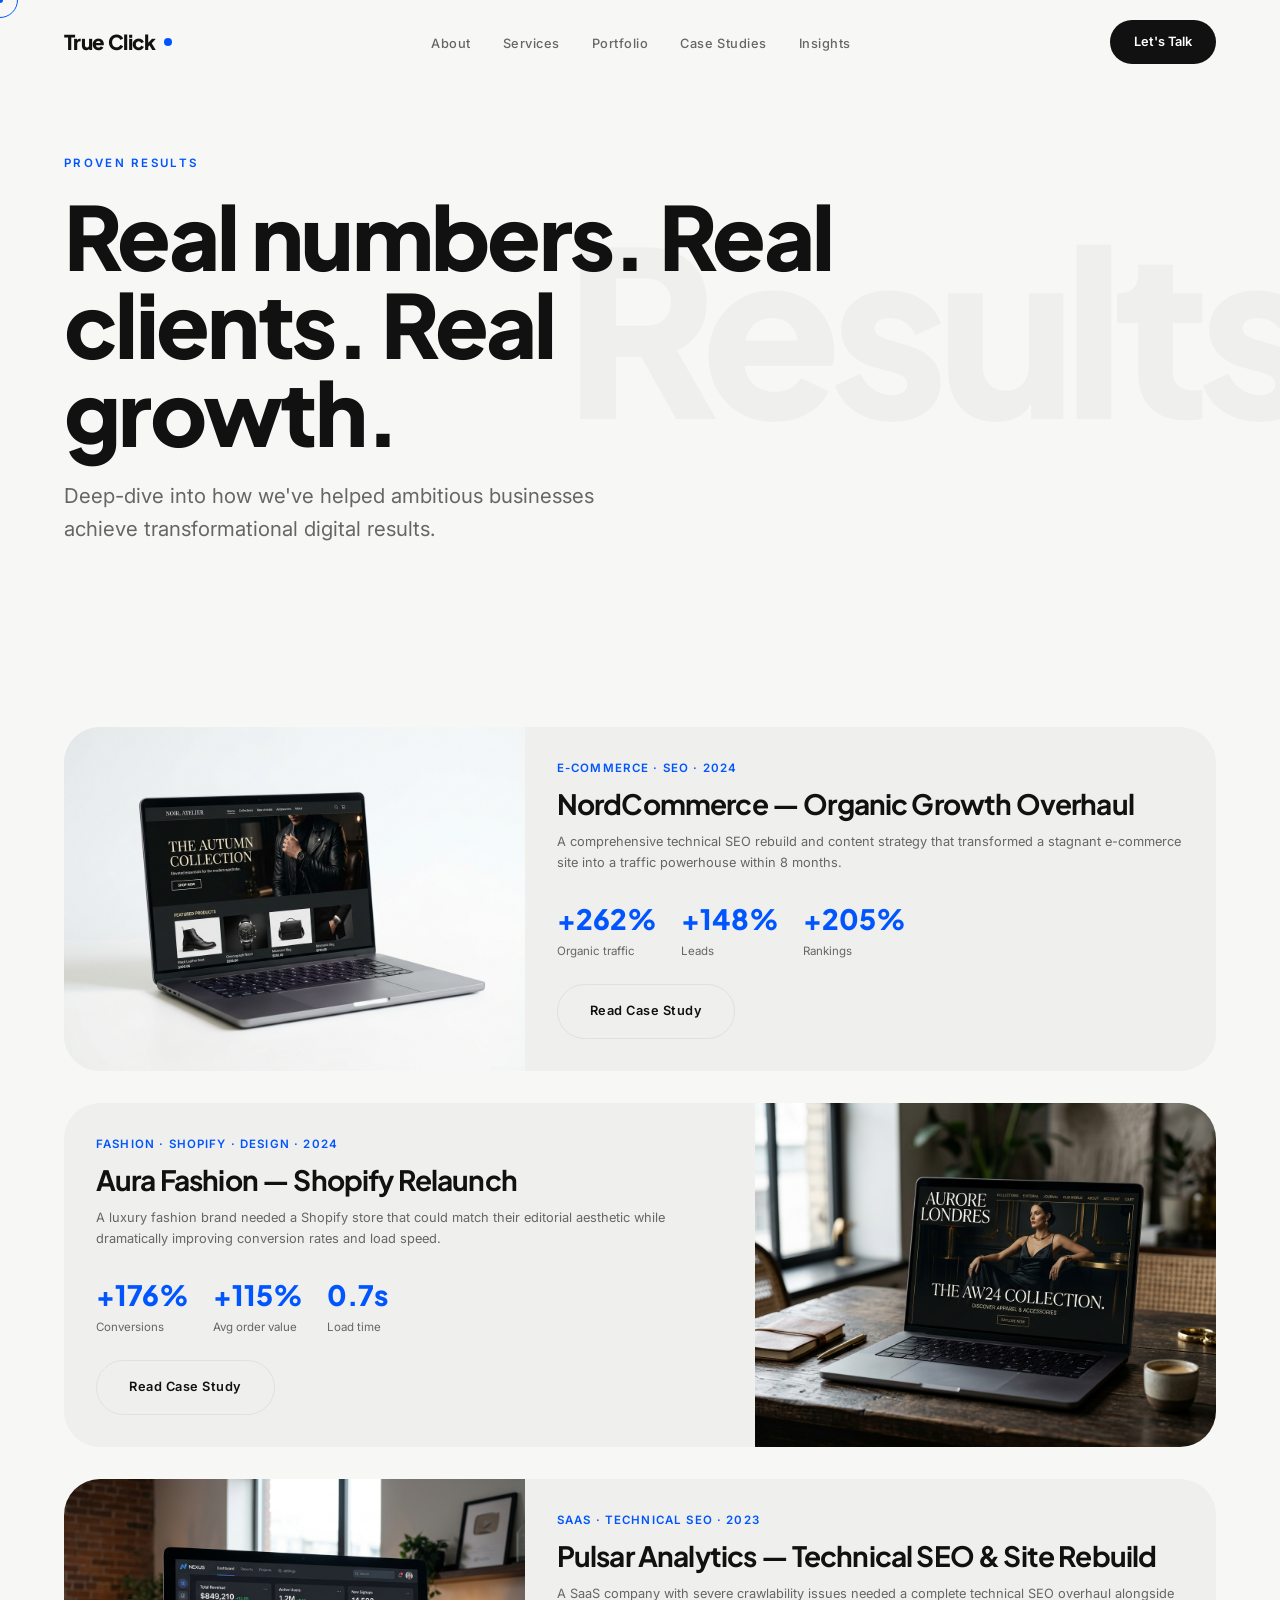
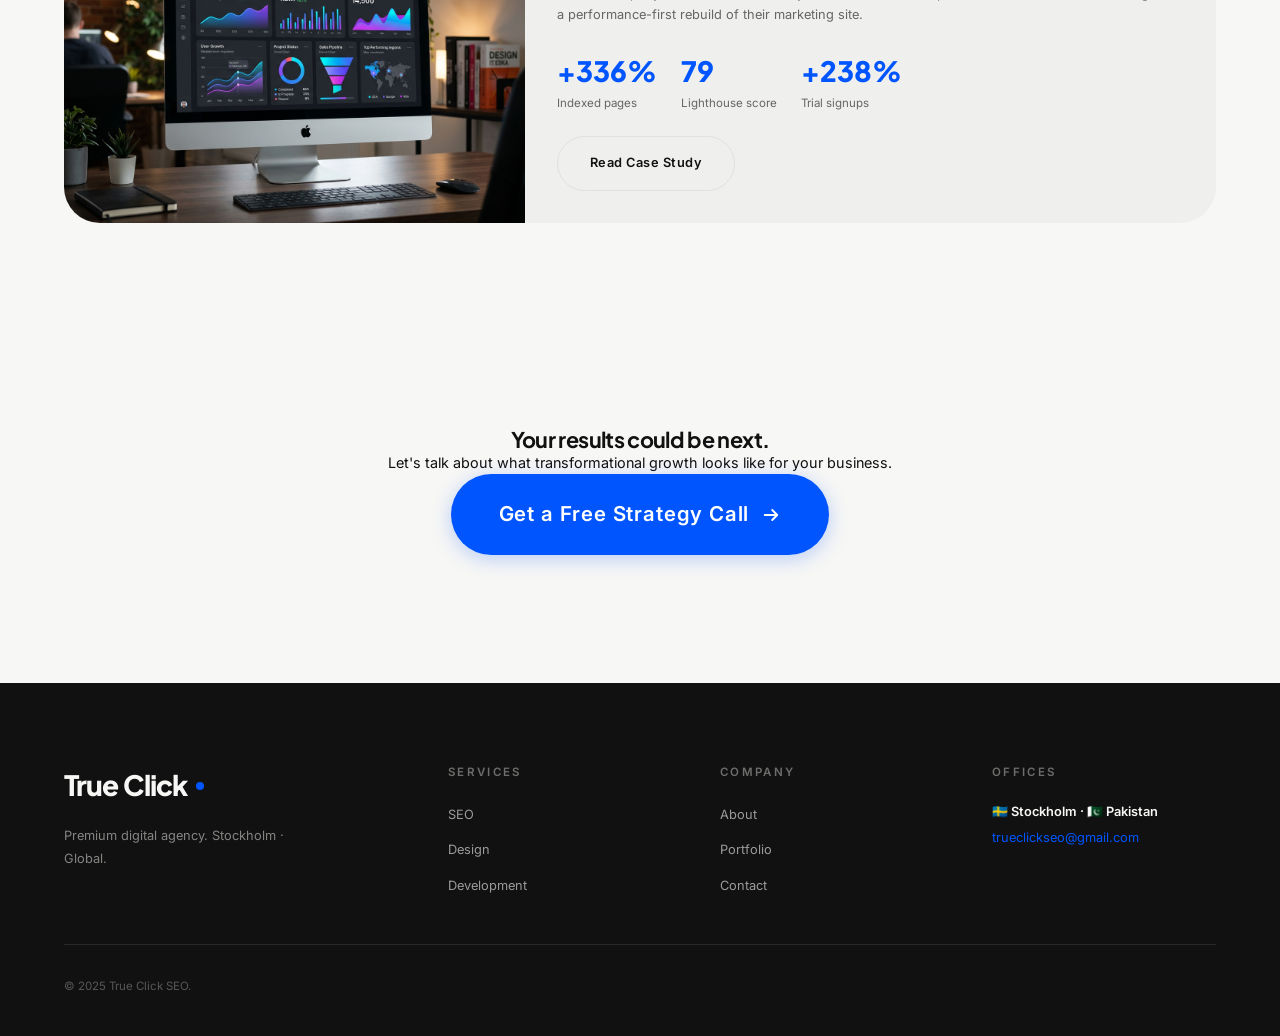
<file: case-studies.html>
<!DOCTYPE html>
<html lang="en">
<head>
  <meta charset="UTF-8" /><meta name="viewport" content="width=device-width, initial-scale=1.0" />
  <meta name="description" content="SEO case studies from True Click SEO — real results including +320% organic traffic, +180% leads, and +250% keyword growth for our clients." />
  <title>Case Studies — True Click SEO</title>
  <link rel="preconnect" href="https://fonts.googleapis.com" /><link rel="preconnect" href="https://fonts.gstatic.com" crossorigin />
  <link href="https://fonts.googleapis.com/css2?family=Plus+Jakarta+Sans:ital,wght@0,400;0,500;0,600;0,700;0,800;1,400&family=Inter:wght@400;500;600&display=swap" rel="stylesheet" />
  <link rel="stylesheet" href="css/reset.css" /><link rel="stylesheet" href="css/tokens.css" /><link rel="stylesheet" href="css/animations.css" /><link rel="stylesheet" href="css/layout.css" /><link rel="stylesheet" href="css/components.css" /><link rel="stylesheet" href="css/pages/inner.css" />
</head>
<body>
  <div id="scroll-progress" aria-hidden="true"></div>
  <div id="cursor-dot" aria-hidden="true"></div><div id="cursor-ring" aria-hidden="true"></div>
  <div id="page-transition" aria-hidden="true"></div>
  <nav class="nav"><div class="container"><div class="nav__inner">
    <a href="/" class="nav__logo">True Click<span class="nav__logo-dot"></span></a>
    <ul class="nav__links"><li><a href="about" class="nav__link">About</a></li><li><a href="services" class="nav__link">Services</a></li><li><a href="portfolio" class="nav__link">Portfolio</a></li><li><a href="case-studies" class="nav__link active">Case Studies</a></li><li><a href="insights" class="nav__link">Insights</a></li></ul>
    <a href="contact" class="nav__cta magnetic">Let's Talk</a>
    <button class="nav__hamburger" id="hamburger" aria-label="Open menu"><span></span><span></span><span></span></button>
  </div></div></nav>
  <div class="nav__mobile" id="mobile-menu"><a href="/" class="nav__mobile-link">Home</a><a href="about" class="nav__mobile-link">About</a><a href="services" class="nav__mobile-link">Services</a><a href="portfolio" class="nav__mobile-link">Portfolio</a><a href="case-studies" class="nav__mobile-link">Case Studies</a><a href="contact" class="nav__mobile-link">Contact</a></div>

  <main id="main">
    <section class="page-hero section">
      <div class="container" style="position:relative;z-index:1"><div class="reveal">
        <span class="label label--accent" style="display:block;margin-bottom:var(--space-5)">Proven Results</span>
        <h1 class="page-hero__title">Real numbers. Real clients. Real growth.</h1>
        <p class="page-hero__desc">Deep-dive into how we've helped ambitious businesses achieve transformational digital results.</p>
      </div></div>
      <div class="page-hero__bg-text" aria-hidden="true">Results</div>
    </section>

    <section class="section section--sm" aria-labelledby="cs-list-heading">
      <div class="container">
        <h2 class="sr-only" id="cs-list-heading">Case study list</h2>
        <div style="display:flex;flex-direction:column;gap:var(--space-8)">
          <article class="case-card reveal" style="display:grid;grid-template-columns:1fr 1.5fr;border-radius:var(--radius-2xl);overflow:hidden">
            <div style="overflow:hidden"><img src="assets/images/project-1.jpg" alt="NordCommerce case study" style="width:100%;height:100%;object-fit:cover;transition:transform 0.7s" /></div>
            <div class="case-card__body" style="display:flex;flex-direction:column;justify-content:center">
              <div class="case-card__tag">E-Commerce · SEO · 2024</div>
              <h3 class="case-card__title">NordCommerce — Organic Growth Overhaul</h3>
              <p class="case-card__desc">A comprehensive technical SEO rebuild and content strategy that transformed a stagnant e-commerce site into a traffic powerhouse within 8 months.</p>
              <div class="case-card__metrics" style="margin-bottom:var(--space-6)">
                <div><div class="case-card__metric-value" data-count="320" data-prefix="+" data-suffix="%">+0%</div><div class="case-card__metric-label">Organic traffic</div></div>
                <div><div class="case-card__metric-value" data-count="180" data-prefix="+" data-suffix="%">+0%</div><div class="case-card__metric-label">Leads</div></div>
                <div><div class="case-card__metric-value" data-count="250" data-prefix="+" data-suffix="%">+0%</div><div class="case-card__metric-label">Rankings</div></div>
              </div>
              <a href="case-study" class="btn btn--outline" style="width:fit-content" id="cs-nordcommerce">Read Case Study</a>
            </div>
          </article>

          <article class="case-card reveal" style="display:grid;grid-template-columns:1.5fr 1fr;border-radius:var(--radius-2xl);overflow:hidden">
            <div class="case-card__body" style="display:flex;flex-direction:column;justify-content:center">
              <div class="case-card__tag">Fashion · Shopify · Design · 2024</div>
              <h3 class="case-card__title">Aura Fashion — Shopify Relaunch</h3>
              <p class="case-card__desc">A luxury fashion brand needed a Shopify store that could match their editorial aesthetic while dramatically improving conversion rates and load speed.</p>
              <div class="case-card__metrics" style="margin-bottom:var(--space-6)">
                <div><div class="case-card__metric-value" data-count="215" data-prefix="+" data-suffix="%">+0%</div><div class="case-card__metric-label">Conversions</div></div>
                <div><div class="case-card__metric-value" data-count="140" data-prefix="+" data-suffix="%">+0%</div><div class="case-card__metric-label">Avg order value</div></div>
                <div><div class="case-card__metric-value" data-count="0.8" data-suffix="s" data-decimals="1">0.0s</div><div class="case-card__metric-label">Load time</div></div>
              </div>
              <a href="case-study" class="btn btn--outline" style="width:fit-content" id="cs-aura">Read Case Study</a>
            </div>
            <div style="overflow:hidden"><img src="assets/images/project-4.jpg" alt="Aura Fashion case study" style="width:100%;height:100%;object-fit:cover;transition:transform 0.7s" /></div>
          </article>

          <article class="case-card reveal" style="display:grid;grid-template-columns:1fr 1.5fr;border-radius:var(--radius-2xl);overflow:hidden">
            <div style="overflow:hidden"><img src="assets/images/project-3.jpg" alt="Pulsar Analytics case study" style="width:100%;height:100%;object-fit:cover;transition:transform 0.7s" /></div>
            <div class="case-card__body" style="display:flex;flex-direction:column;justify-content:center">
              <div class="case-card__tag">SaaS · Technical SEO · 2023</div>
              <h3 class="case-card__title">Pulsar Analytics — Technical SEO & Site Rebuild</h3>
              <p class="case-card__desc">A SaaS company with severe crawlability issues needed a complete technical SEO overhaul alongside a performance-first rebuild of their marketing site.</p>
              <div class="case-card__metrics" style="margin-bottom:var(--space-6)">
                <div><div class="case-card__metric-value" data-count="410" data-prefix="+" data-suffix="%">+0%</div><div class="case-card__metric-label">Indexed pages</div></div>
                <div><div class="case-card__metric-value" data-count="96" data-suffix="">0</div><div class="case-card__metric-label">Lighthouse score</div></div>
                <div><div class="case-card__metric-value" data-count="290" data-prefix="+" data-suffix="%">+0%</div><div class="case-card__metric-label">Trial signups</div></div>
              </div>
              <a href="case-study" class="btn btn--outline" style="width:fit-content" id="cs-pulsar">Read Case Study</a>
            </div>
          </article>
        </div>
      </div>
    </section>

    <section class="section cta-section"><div class="cta-section__bg"></div>
      <div class="container" style="position:relative;z-index:1;text-align:center"><div class="reveal">
        <h2 class="cta-section__headline">Your results could be next.</h2>
        <p class="cta-section__sub">Let's talk about what transformational growth looks like for your business.</p>
        <span class="magnetic"><a href="contact" class="btn btn--accent btn--xl" id="cs-cta-btn">Get a Free Strategy Call <svg width="20" height="20" viewBox="0 0 16 16" fill="none"><path d="M3 8h10M9 4l4 4-4 4" stroke="currentColor" stroke-width="1.5" stroke-linecap="round" stroke-linejoin="round"/></svg></a></span>
      </div></div>
    </section>
  </main>

  <footer class="footer"><div class="container">
    <div class="footer__top">
      <div><div class="footer__brand-name">True Click<span class="nav__logo-dot" style="background:var(--color-accent)"></span></div><p class="footer__tagline">Premium digital agency. Stockholm · Global.</p></div>
      <div><div class="footer__col-title">Services</div><ul class="footer__links"><li><a href="seo" class="footer__link">SEO</a></li><li><a href="website-design" class="footer__link">Design</a></li><li><a href="website-development" class="footer__link">Development</a></li></ul></div>
      <div><div class="footer__col-title">Company</div><ul class="footer__links"><li><a href="about" class="footer__link">About</a></li><li><a href="portfolio" class="footer__link">Portfolio</a></li><li><a href="contact" class="footer__link">Contact</a></li></ul></div>
      <div><div class="footer__col-title">Offices</div><div class="footer__office-name">🇸🇪 Stockholm · 🇵🇰 Pakistan</div><div class="footer__office-addr"><a href="mailto:trueclickseo@gmail.com">trueclickseo@gmail.com</a></div></div>
    </div>
    <div class="footer__bottom"><p class="footer__copy">© 2025 True Click SEO.</p></div>
  </div></footer>
  <script src="js/main.js" defer></script><script src="js/animations.js" defer></script><script src="js/cursor.js" defer></script><script src="js/counter.js" defer></script>
</body>
</html>
</file>
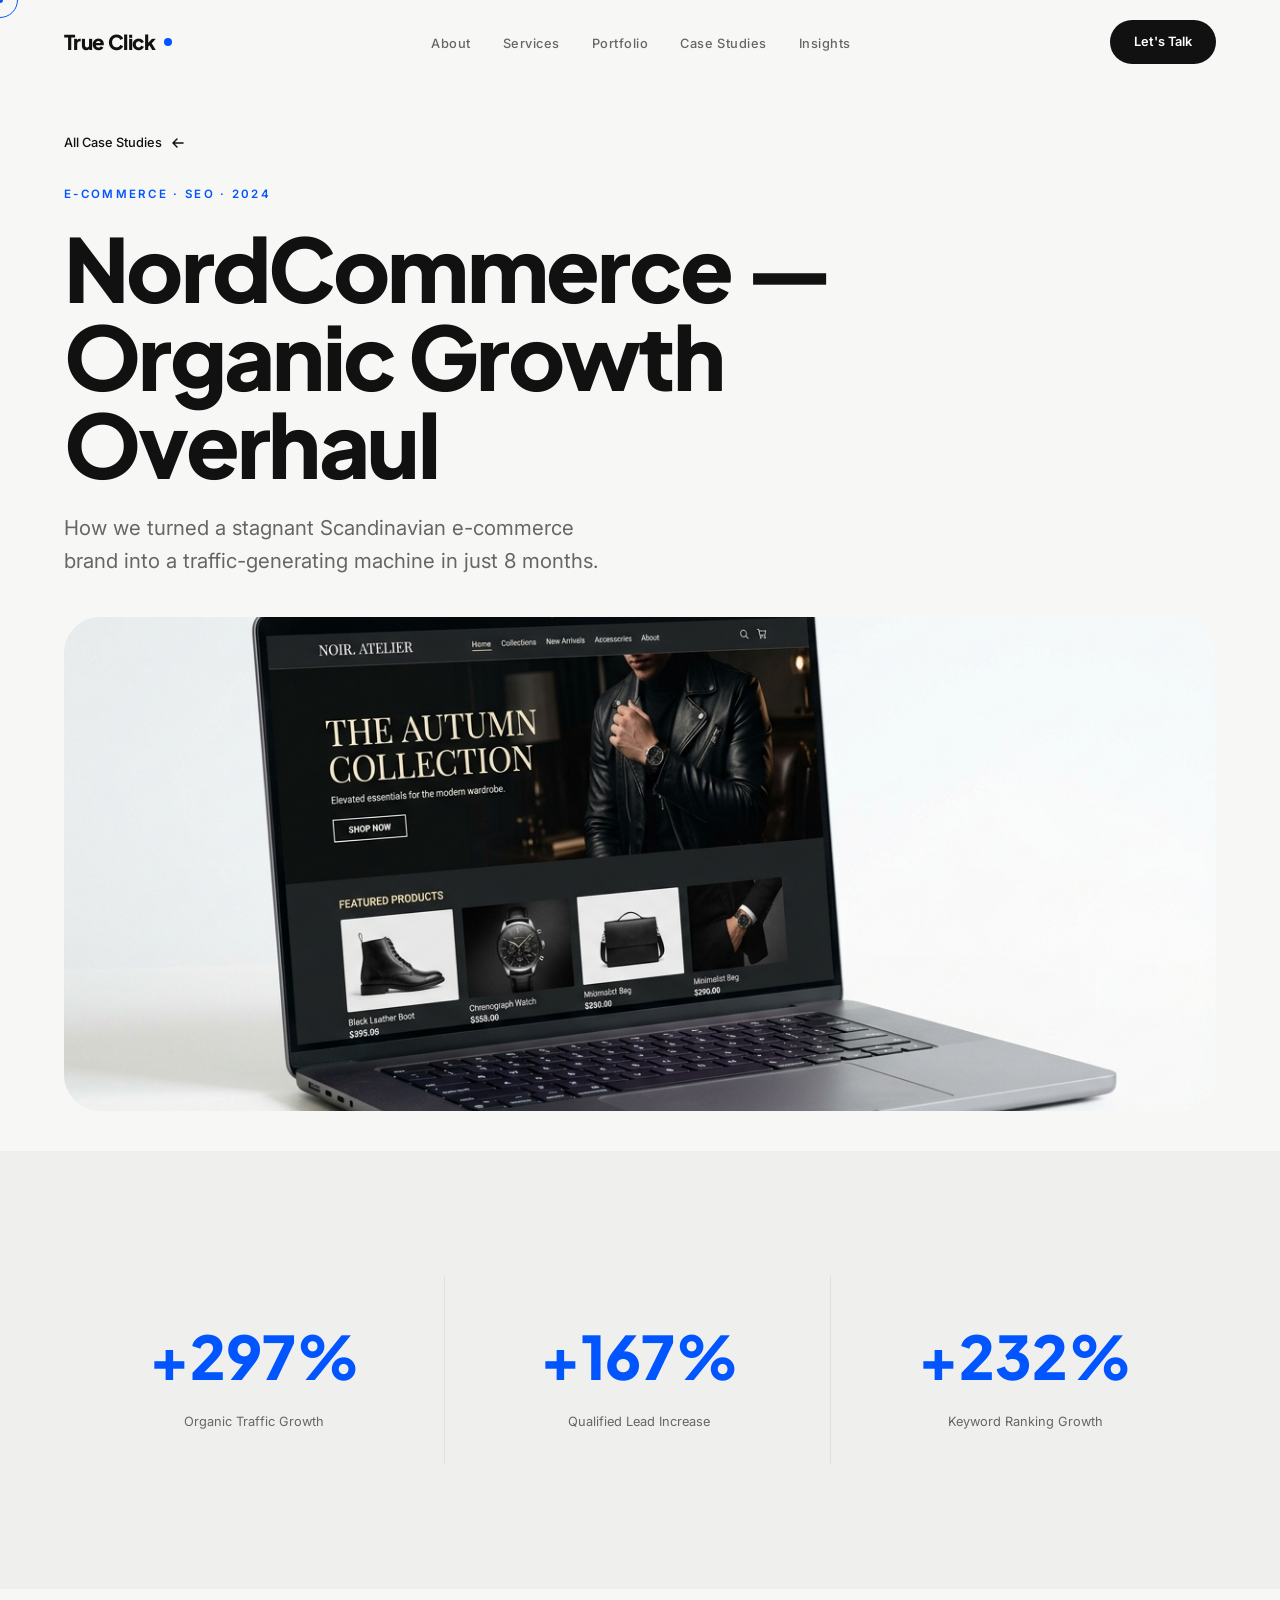
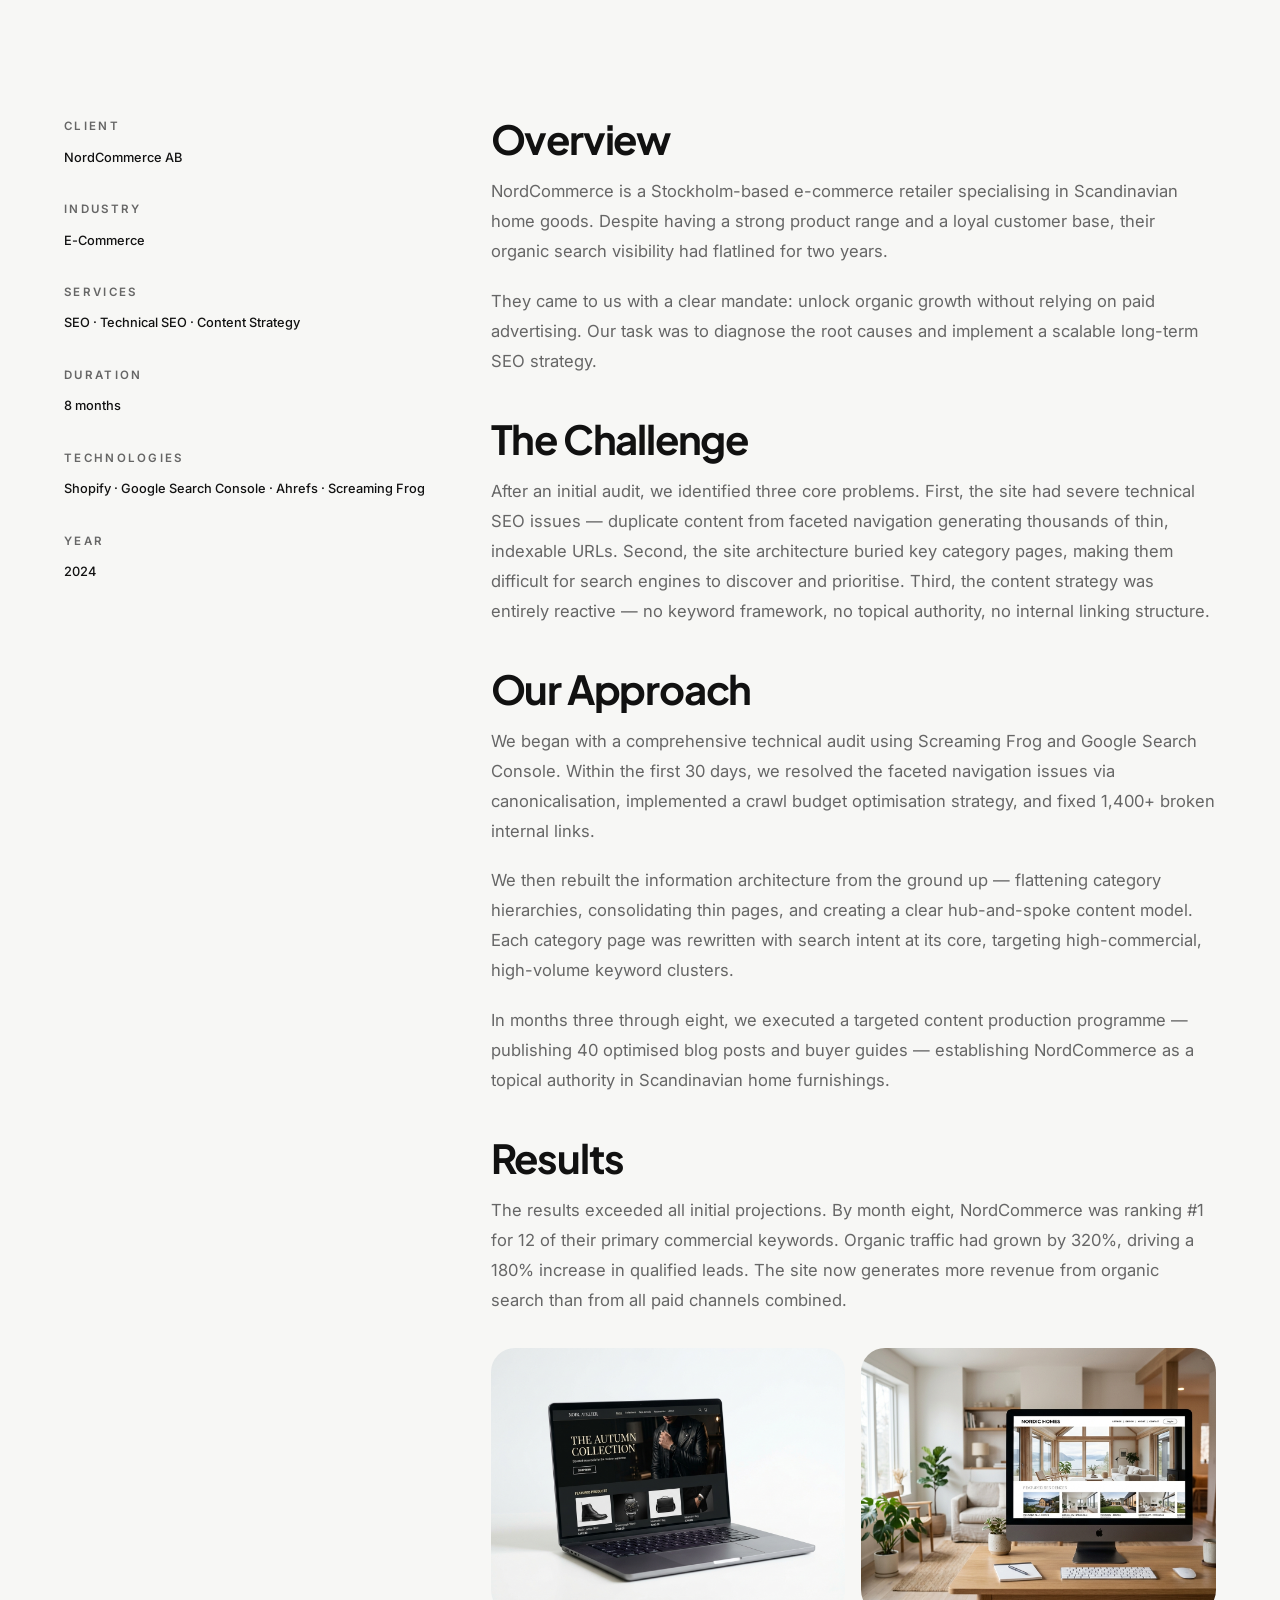
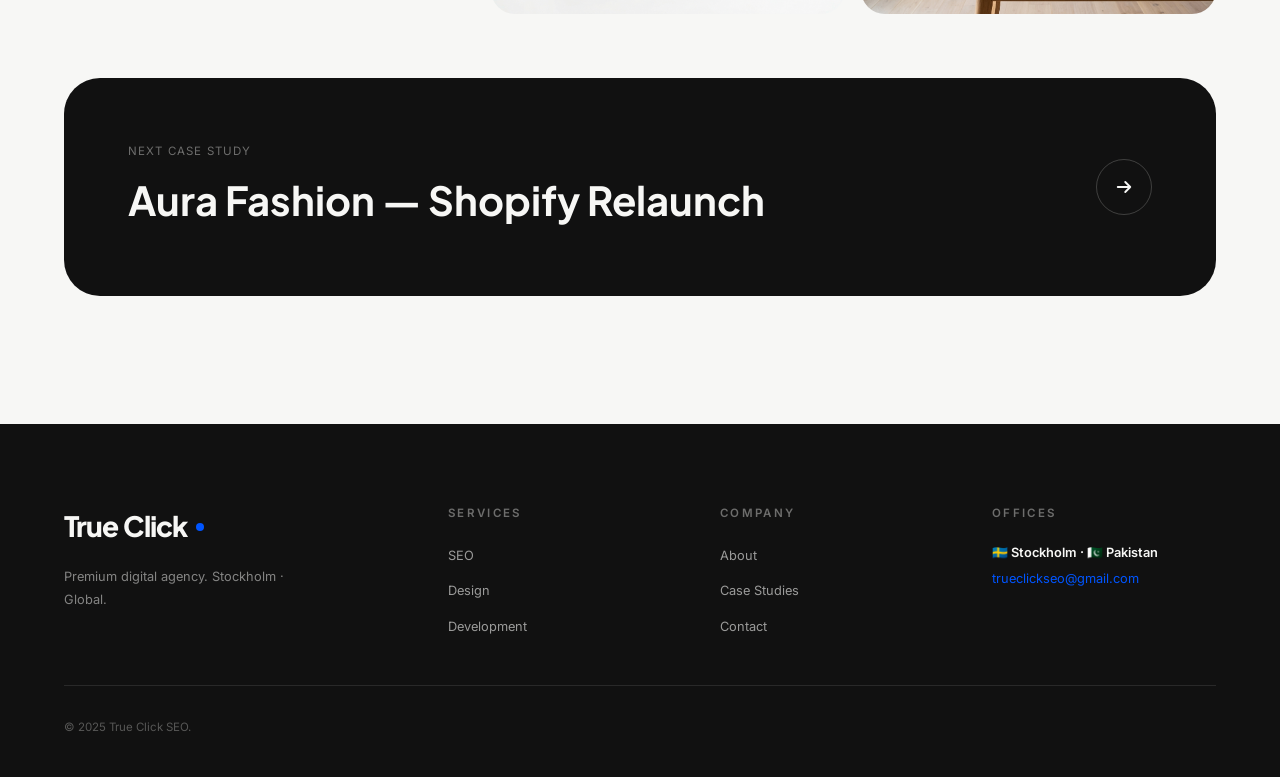
<file: case-study.html>
<!DOCTYPE html>
<html lang="en">
<head>
  <meta charset="UTF-8" /><meta name="viewport" content="width=device-width, initial-scale=1.0" />
  <meta name="description" content="NordCommerce SEO Case Study — how True Click SEO achieved +320% organic traffic, +180% leads, and +250% keyword growth in 8 months." />
  <title>NordCommerce Case Study — True Click SEO</title>
  <link rel="preconnect" href="https://fonts.googleapis.com" /><link rel="preconnect" href="https://fonts.gstatic.com" crossorigin />
  <link href="https://fonts.googleapis.com/css2?family=Plus+Jakarta+Sans:ital,wght@0,400;0,500;0,600;0,700;0,800;1,400&family=Inter:wght@400;500;600&display=swap" rel="stylesheet" />
  <link rel="stylesheet" href="css/reset.css" /><link rel="stylesheet" href="css/tokens.css" /><link rel="stylesheet" href="css/animations.css" /><link rel="stylesheet" href="css/layout.css" /><link rel="stylesheet" href="css/components.css" /><link rel="stylesheet" href="css/pages/inner.css" />
</head>
<body>
  <div id="scroll-progress" aria-hidden="true"></div>
  <div id="cursor-dot" aria-hidden="true"></div><div id="cursor-ring" aria-hidden="true"></div>
  <div id="page-transition" aria-hidden="true"></div>
  <nav class="nav"><div class="container"><div class="nav__inner">
    <a href="/" class="nav__logo">True Click<span class="nav__logo-dot"></span></a>
    <ul class="nav__links"><li><a href="about" class="nav__link">About</a></li><li><a href="services" class="nav__link">Services</a></li><li><a href="portfolio" class="nav__link">Portfolio</a></li><li><a href="case-studies" class="nav__link active">Case Studies</a></li><li><a href="insights" class="nav__link">Insights</a></li></ul>
    <a href="contact" class="nav__cta magnetic">Let's Talk</a>
    <button class="nav__hamburger" id="hamburger" aria-label="Open menu"><span></span><span></span><span></span></button>
  </div></div></nav>
  <div class="nav__mobile" id="mobile-menu"><a href="/" class="nav__mobile-link">Home</a><a href="case-studies" class="nav__mobile-link">Case Studies</a><a href="contact" class="nav__mobile-link">Contact</a></div>

  <main id="main">
    <!-- Case Study Hero -->
    <section class="case-study-hero section section--sm">
      <div class="container">
        <div class="reveal">
          <a href="case-studies" class="btn-arrow" style="flex-direction:row-reverse;margin-bottom:var(--space-8)">
            <svg width="16" height="16" viewBox="0 0 16 16" fill="none"><path d="M13 8H3M7 4L3 8l4 4" stroke="currentColor" stroke-width="1.5" stroke-linecap="round" stroke-linejoin="round"/></svg>
            All Case Studies
          </a>
          <span class="label label--accent" style="display:block;margin-bottom:var(--space-5)">E-Commerce · SEO · 2024</span>
          <h1 style="font-size:var(--text-4xl);font-weight:800;letter-spacing:-0.03em;line-height:1.0;margin-bottom:var(--space-6);max-width:800px">NordCommerce — Organic Growth Overhaul</h1>
          <p style="font-size:var(--text-lg);color:var(--color-muted);max-width:560px">How we turned a stagnant Scandinavian e-commerce brand into a traffic-generating machine in just 8 months.</p>
        </div>
        <img src="assets/images/project-1.jpg" alt="NordCommerce website after redesign" class="case-study-hero__image reveal-scale" loading="lazy" />
      </div>
    </section>

    <!-- Metrics Bar -->
    <section class="section section--sm" style="background:var(--color-surface)">
      <div class="container">
        <div class="case-metrics-bar stagger">
          <div class="case-metric"><span class="case-metric__value" data-count="320" data-prefix="+" data-suffix="%">+0%</span><div class="case-metric__label">Organic Traffic Growth</div></div>
          <div class="case-metric"><span class="case-metric__value" data-count="180" data-prefix="+" data-suffix="%">+0%</span><div class="case-metric__label">Qualified Lead Increase</div></div>
          <div class="case-metric"><span class="case-metric__value" data-count="250" data-prefix="+" data-suffix="%">+0%</span><div class="case-metric__label">Keyword Ranking Growth</div></div>
        </div>
      </div>
    </section>

    <!-- Body -->
    <section class="section">
      <div class="container">
        <div class="case-body">
          <!-- Sidebar -->
          <aside class="case-sidebar reveal-left">
            <div class="case-sidebar__section"><div class="case-sidebar__label">Client</div><div class="case-sidebar__val">NordCommerce AB</div></div>
            <div class="case-sidebar__section"><div class="case-sidebar__label">Industry</div><div class="case-sidebar__val">E-Commerce</div></div>
            <div class="case-sidebar__section"><div class="case-sidebar__label">Services</div><div class="case-sidebar__val">SEO · Technical SEO · Content Strategy</div></div>
            <div class="case-sidebar__section"><div class="case-sidebar__label">Duration</div><div class="case-sidebar__val">8 months</div></div>
            <div class="case-sidebar__section"><div class="case-sidebar__label">Technologies</div><div class="case-sidebar__val">Shopify · Google Search Console · Ahrefs · Screaming Frog</div></div>
            <div class="case-sidebar__section"><div class="case-sidebar__label">Year</div><div class="case-sidebar__val">2024</div></div>
          </aside>

          <!-- Content -->
          <div class="case-content reveal-right">
            <h2>Overview</h2>
            <p>NordCommerce is a Stockholm-based e-commerce retailer specialising in Scandinavian home goods. Despite having a strong product range and a loyal customer base, their organic search visibility had flatlined for two years.</p>
            <p>They came to us with a clear mandate: unlock organic growth without relying on paid advertising. Our task was to diagnose the root causes and implement a scalable long-term SEO strategy.</p>

            <h2>The Challenge</h2>
            <p>After an initial audit, we identified three core problems. First, the site had severe technical SEO issues — duplicate content from faceted navigation generating thousands of thin, indexable URLs. Second, the site architecture buried key category pages, making them difficult for search engines to discover and prioritise. Third, the content strategy was entirely reactive — no keyword framework, no topical authority, no internal linking structure.</p>

            <h2>Our Approach</h2>
            <p>We began with a comprehensive technical audit using Screaming Frog and Google Search Console. Within the first 30 days, we resolved the faceted navigation issues via canonicalisation, implemented a crawl budget optimisation strategy, and fixed 1,400+ broken internal links.</p>
            <p>We then rebuilt the information architecture from the ground up — flattening category hierarchies, consolidating thin pages, and creating a clear hub-and-spoke content model. Each category page was rewritten with search intent at its core, targeting high-commercial, high-volume keyword clusters.</p>
            <p>In months three through eight, we executed a targeted content production programme — publishing 40 optimised blog posts and buyer guides — establishing NordCommerce as a topical authority in Scandinavian home furnishings.</p>

            <h2>Results</h2>
            <p>The results exceeded all initial projections. By month eight, NordCommerce was ranking #1 for 12 of their primary commercial keywords. Organic traffic had grown by 320%, driving a 180% increase in qualified leads. The site now generates more revenue from organic search than from all paid channels combined.</p>

            <!-- Gallery -->
            <div style="display:grid;grid-template-columns:1fr 1fr;gap:var(--space-4);margin-top:var(--space-8)">
              <img src="assets/images/project-1.jpg" alt="NordCommerce before and after" style="border-radius:var(--radius-xl);width:100%;aspect-ratio:4/3;object-fit:cover" loading="lazy" />
              <img src="assets/images/project-2.jpg" alt="NordCommerce traffic dashboard" style="border-radius:var(--radius-xl);width:100%;aspect-ratio:4/3;object-fit:cover" loading="lazy" />
            </div>
          </div>
        </div>

        <!-- Next project -->
        <a href="case-study" class="case-next">
          <div>
            <div class="case-next__label">Next Case Study</div>
            <div class="case-next__title">Aura Fashion — Shopify Relaunch</div>
          </div>
          <div class="case-next__arrow">
            <svg width="20" height="20" viewBox="0 0 16 16" fill="none"><path d="M3 8h10M9 4l4 4-4 4" stroke="currentColor" stroke-width="1.5" stroke-linecap="round" stroke-linejoin="round"/></svg>
          </div>
        </a>
      </div>
    </section>
  </main>

  <footer class="footer"><div class="container">
    <div class="footer__top">
      <div><div class="footer__brand-name">True Click<span class="nav__logo-dot" style="background:var(--color-accent)"></span></div><p class="footer__tagline">Premium digital agency. Stockholm · Global.</p></div>
      <div><div class="footer__col-title">Services</div><ul class="footer__links"><li><a href="seo" class="footer__link">SEO</a></li><li><a href="website-design" class="footer__link">Design</a></li><li><a href="website-development" class="footer__link">Development</a></li></ul></div>
      <div><div class="footer__col-title">Company</div><ul class="footer__links"><li><a href="about" class="footer__link">About</a></li><li><a href="case-studies" class="footer__link">Case Studies</a></li><li><a href="contact" class="footer__link">Contact</a></li></ul></div>
      <div><div class="footer__col-title">Offices</div><div class="footer__office-name">🇸🇪 Stockholm · 🇵🇰 Pakistan</div><div class="footer__office-addr"><a href="mailto:trueclickseo@gmail.com">trueclickseo@gmail.com</a></div></div>
    </div>
    <div class="footer__bottom"><p class="footer__copy">© 2025 True Click SEO.</p></div>
  </div></footer>
  <script src="js/main.js" defer></script><script src="js/animations.js" defer></script><script src="js/cursor.js" defer></script><script src="js/counter.js" defer></script>
</body>
</html>
</file>
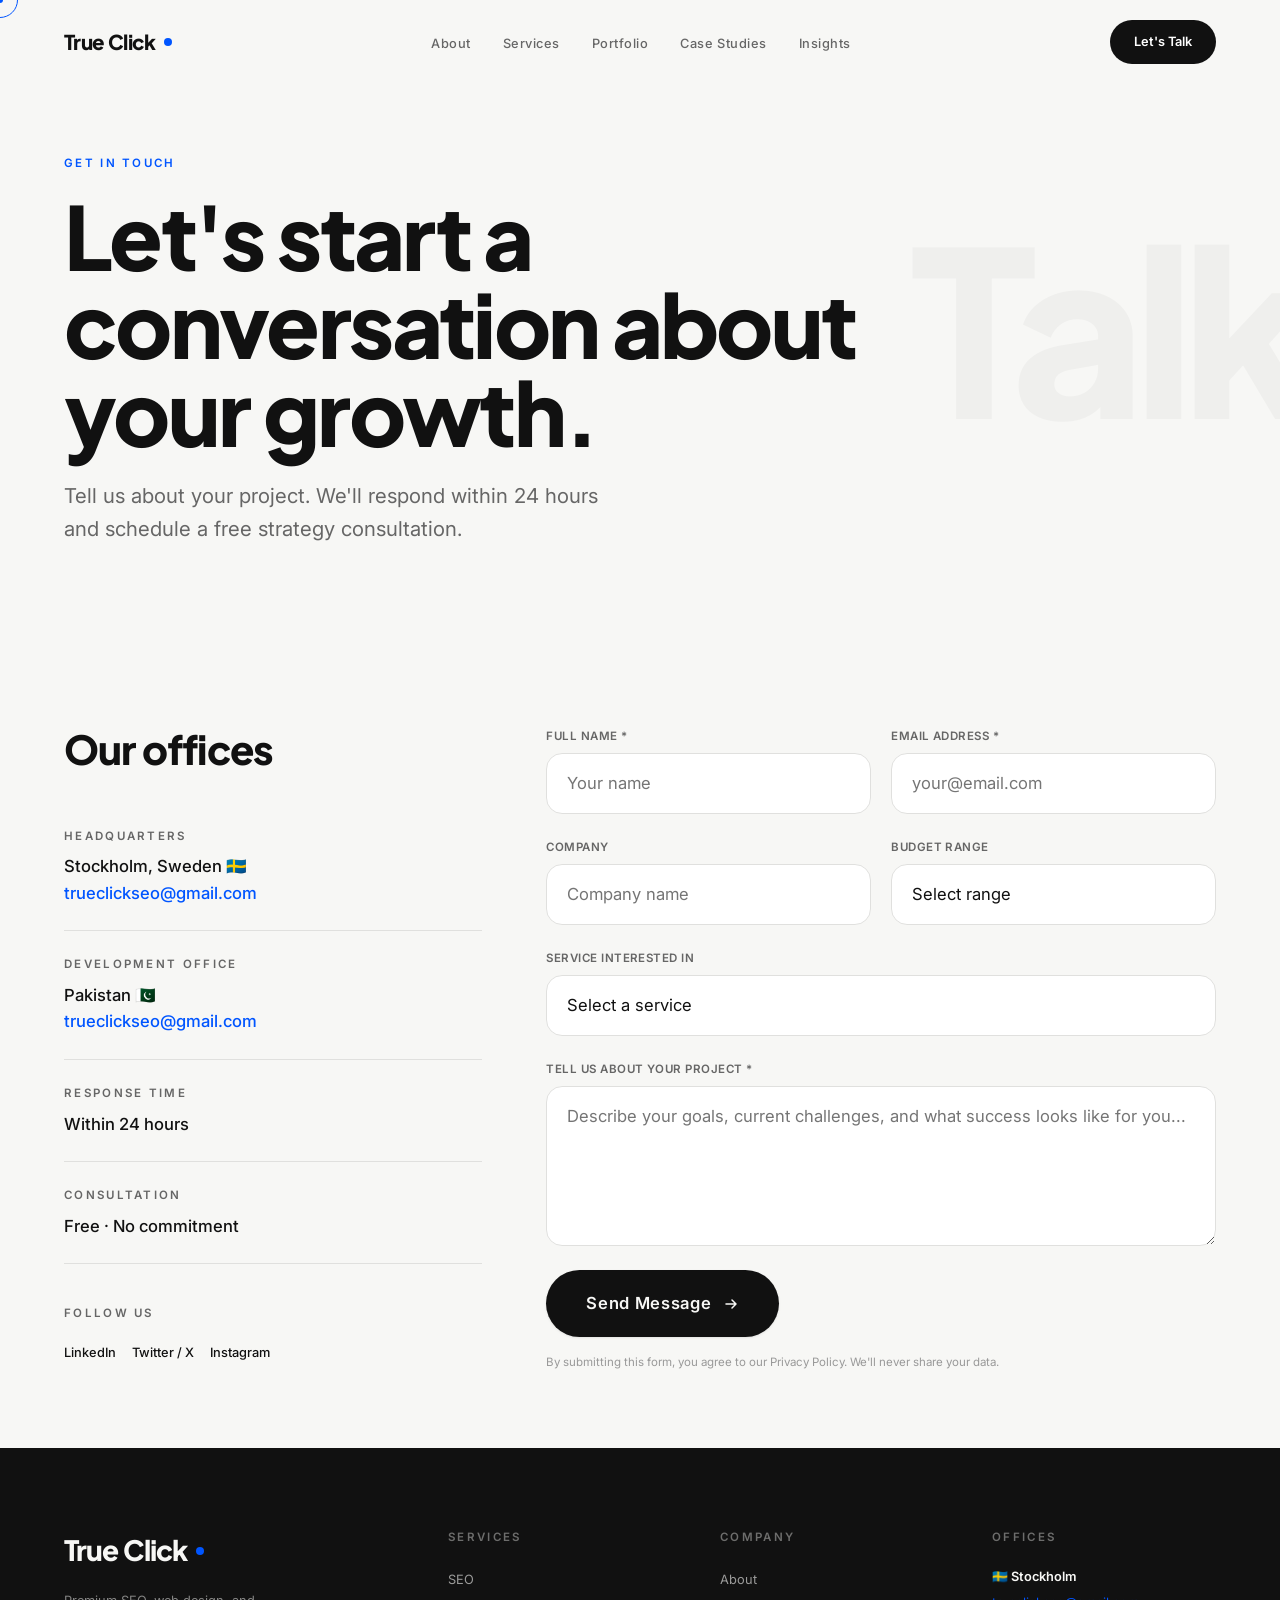
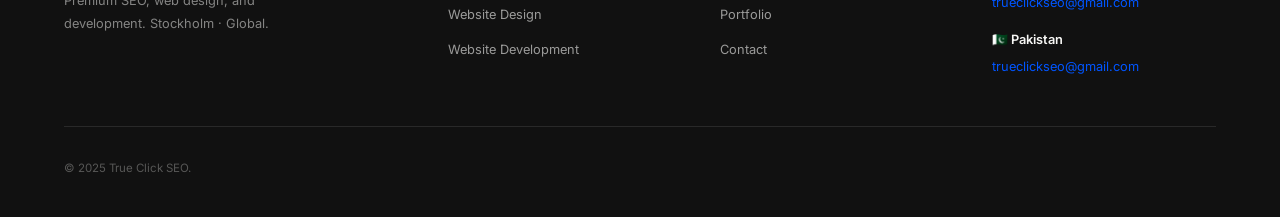
<file: contact.html>
<!DOCTYPE html>
<html lang="en">
<head>
  <meta charset="UTF-8" /><meta name="viewport" content="width=device-width, initial-scale=1.0" />
  <meta name="description" content="Contact True Click SEO — schedule a free consultation with our Stockholm-based digital agency team. We respond within 24 hours." />
  <title>Contact — True Click SEO</title>
  <link rel="preconnect" href="https://fonts.googleapis.com" /><link rel="preconnect" href="https://fonts.gstatic.com" crossorigin />
  <link href="https://fonts.googleapis.com/css2?family=Plus+Jakarta+Sans:ital,wght@0,400;0,500;0,600;0,700;0,800;1,400&family=Inter:wght@400;500;600&display=swap" rel="stylesheet" />
  <link rel="stylesheet" href="css/reset.css" /><link rel="stylesheet" href="css/tokens.css" /><link rel="stylesheet" href="css/animations.css" /><link rel="stylesheet" href="css/layout.css" /><link rel="stylesheet" href="css/components.css" /><link rel="stylesheet" href="css/pages/inner.css" />
</head>
<body>
  <div id="scroll-progress" aria-hidden="true"></div>
  <div id="cursor-dot" aria-hidden="true"></div><div id="cursor-ring" aria-hidden="true"></div>
  <div id="page-transition" aria-hidden="true"></div>
  <nav class="nav"><div class="container"><div class="nav__inner">
    <a href="/" class="nav__logo">True Click<span class="nav__logo-dot"></span></a>
    <ul class="nav__links"><li><a href="about" class="nav__link">About</a></li><li><a href="services" class="nav__link">Services</a></li><li><a href="portfolio" class="nav__link">Portfolio</a></li><li><a href="case-studies" class="nav__link">Case Studies</a></li><li><a href="insights" class="nav__link">Insights</a></li></ul>
    <a href="contact" class="nav__cta active magnetic">Let's Talk</a>
    <button class="nav__hamburger" id="hamburger" aria-label="Open menu"><span></span><span></span><span></span></button>
  </div></div></nav>
  <div class="nav__mobile" id="mobile-menu"><a href="/" class="nav__mobile-link">Home</a><a href="about" class="nav__mobile-link">About</a><a href="services" class="nav__mobile-link">Services</a><a href="portfolio" class="nav__mobile-link">Portfolio</a><a href="contact" class="nav__mobile-link">Contact</a></div>

  <main id="main">
    <section class="page-hero section">
      <div class="container" style="position:relative;z-index:1">
        <div class="reveal"><span class="label label--accent" style="display:block;margin-bottom:var(--space-5)">Get In Touch</span>
          <h1 class="page-hero__title">Let's start a conversation about your growth.</h1>
          <p class="page-hero__desc">Tell us about your project. We'll respond within 24 hours and schedule a free strategy consultation.</p>
        </div>
      </div>
      <div class="page-hero__bg-text" aria-hidden="true">Talk</div>
    </section>

    <section class="section section--sm" aria-labelledby="contact-form-heading">
      <div class="container">
        <div class="contact-grid">
          <!-- Info -->
          <div class="contact-info reveal-left">
            <h2 id="contact-form-heading" style="font-size:var(--text-2xl);font-weight:800;margin-bottom:var(--space-8);letter-spacing:-0.02em">Our offices</h2>
            <div class="contact-detail"><div class="contact-detail__label">Headquarters</div><div class="contact-detail__val">Stockholm, Sweden 🇸🇪<br><a href="mailto:trueclickseo@gmail.com">trueclickseo@gmail.com</a></div></div>
            <div class="contact-detail"><div class="contact-detail__label">Development Office</div><div class="contact-detail__val">Pakistan 🇵🇰<br><a href="mailto:trueclickseo@gmail.com">trueclickseo@gmail.com</a></div></div>
            <div class="contact-detail"><div class="contact-detail__label">Response Time</div><div class="contact-detail__val">Within 24 hours</div></div>
            <div class="contact-detail"><div class="contact-detail__label">Consultation</div><div class="contact-detail__val">Free · No commitment</div></div>

            <div style="margin-top:var(--space-10)">
              <div style="font-size:var(--text-xs);font-weight:600;letter-spacing:var(--tracking-widest);text-transform:uppercase;color:var(--color-muted);margin-bottom:var(--space-5)">Follow us</div>
              <div style="display:flex;gap:var(--space-4)">
                <a href="#" style="font-size:var(--text-sm);color:var(--color-text);text-decoration:none;font-weight:500;transition:color 0.2s" onmouseenter="this.style.color='var(--color-accent)'" onmouseleave="this.style.color='var(--color-text)'">LinkedIn</a>
                <a href="#" style="font-size:var(--text-sm);color:var(--color-text);text-decoration:none;font-weight:500;transition:color 0.2s" onmouseenter="this.style.color='var(--color-accent)'" onmouseleave="this.style.color='var(--color-text)'">Twitter / X</a>
                <a href="#" style="font-size:var(--text-sm);color:var(--color-text);text-decoration:none;font-weight:500;transition:color 0.2s" onmouseenter="this.style.color='var(--color-accent)'" onmouseleave="this.style.color='var(--color-text)'">Instagram</a>
              </div>
            </div>
          </div>

          <!-- Form -->
          <div class="reveal-right">
            <form class="contact-form" id="contact-form" novalidate>
              <!-- Honeypot — hidden from humans, catches bots -->
              <input type="text" name="website" style="display:none" tabindex="-1" autocomplete="off" />

              <!-- Success / Error banner (hidden until form submits) -->
              <div id="form-banner" style="display:none;padding:var(--space-5) var(--space-6);border-radius:var(--radius-lg);font-size:var(--text-sm);font-weight:500;margin-bottom:var(--space-6)"></div>
              <div class="form-row">
                <div class="form-group">
                  <label class="form-label" for="contact-name">Full Name *</label>
                  <input class="form-input" type="text" id="contact-name" name="name" placeholder="Your name" required autocomplete="name" />
                </div>
                <div class="form-group">
                  <label class="form-label" for="contact-email">Email Address *</label>
                  <input class="form-input" type="email" id="contact-email" name="email" placeholder="your@email.com" required autocomplete="email" />
                </div>
              </div>
              <div class="form-row">
                <div class="form-group">
                  <label class="form-label" for="contact-company">Company</label>
                  <input class="form-input" type="text" id="contact-company" name="company" placeholder="Company name" autocomplete="organization" />
                </div>
                <div class="form-group">
                  <label class="form-label" for="contact-budget">Budget Range</label>
                  <select class="form-select" id="contact-budget" name="budget">
                    <option value="">Select range</option>
                    <option>Under €5,000</option>
                    <option>€5,000 – €15,000</option>
                    <option>€15,000 – €50,000</option>
                    <option>€50,000+</option>
                  </select>
                </div>
              </div>
              <div class="form-group">
                <label class="form-label" for="contact-service">Service Interested In</label>
                <select class="form-select" id="contact-service" name="service">
                  <option value="">Select a service</option>
                  <option>SEO</option>
                  <option>Technical SEO</option>
                  <option>Local SEO</option>
                  <option>Website Design</option>
                  <option>Website Development</option>
                  <option>WordPress Development</option>
                  <option>Shopify Development</option>
                  <option>Website Maintenance</option>
                  <option>Full-Service (Multiple)</option>
                </select>
              </div>
              <div class="form-group">
                <label class="form-label" for="contact-message">Tell us about your project *</label>
                <textarea class="form-textarea" id="contact-message" name="message" placeholder="Describe your goals, current challenges, and what success looks like for you..." required></textarea>
              </div>
              <div>
                <span class="magnetic" style="display:inline-block">
                  <button type="submit" class="btn btn--primary btn--lg" id="contact-submit-btn">
                    <span id="btn-text">Send Message</span>
                    <span id="btn-spinner" style="display:none">Sending…</span>
                    <svg width="16" height="16" viewBox="0 0 16 16" fill="none"><path d="M3 8h10M9 4l4 4-4 4" stroke="currentColor" stroke-width="1.5" stroke-linecap="round" stroke-linejoin="round"/></svg>
                  </button>
                </span>
                <p style="font-size:var(--text-xs);color:var(--color-subtle);margin-top:var(--space-4)">By submitting this form, you agree to our Privacy Policy. We'll never share your data.</p>
              </div>
            </form>
          </div>
        </div>
      </div>
    </section>
  </main>

  <footer class="footer"><div class="container">
    <div class="footer__top">
      <div><div class="footer__brand-name">True Click<span class="nav__logo-dot" style="background:var(--color-accent)"></span></div><p class="footer__tagline">Premium SEO, web design, and development. Stockholm · Global.</p></div>
      <div><div class="footer__col-title">Services</div><ul class="footer__links"><li><a href="seo" class="footer__link">SEO</a></li><li><a href="website-design" class="footer__link">Website Design</a></li><li><a href="website-development" class="footer__link">Website Development</a></li></ul></div>
      <div><div class="footer__col-title">Company</div><ul class="footer__links"><li><a href="about" class="footer__link">About</a></li><li><a href="portfolio" class="footer__link">Portfolio</a></li><li><a href="contact" class="footer__link">Contact</a></li></ul></div>
      <div><div class="footer__col-title">Offices</div><div style="margin-bottom:var(--space-4)"><div class="footer__office-name">🇸🇪 Stockholm</div><div class="footer__office-addr"><a href="mailto:trueclickseo@gmail.com">trueclickseo@gmail.com</a></div></div><div><div class="footer__office-name">🇵🇰 Pakistan</div><div class="footer__office-addr"><a href="mailto:trueclickseo@gmail.com">trueclickseo@gmail.com</a></div></div></div>
    </div>
    <div class="footer__bottom"><p class="footer__copy">© 2025 True Click SEO.</p></div>
  </div></footer>
  <script src="js/main.js" defer></script><script src="js/animations.js" defer></script><script src="js/cursor.js" defer></script>
  <script>
  document.getElementById('contact-form').addEventListener('submit', async function(e) {
    e.preventDefault();
    const form    = e.target;
    const btn     = document.getElementById('contact-submit-btn');
    const btnText = document.getElementById('btn-text');
    const spinner = document.getElementById('btn-spinner');
    const banner  = document.getElementById('form-banner');

    // Show loading state
    btn.disabled = true;
    btnText.style.display = 'none';
    spinner.style.display = 'inline';
    banner.style.display  = 'none';

    try {
      const data = new FormData(form);
      const res  = await fetch('contact-handler.php', { method: 'POST', body: data });
      const json = await res.json();

      if (!banner) {
        alert(json.message);
        if (json.success) form.reset();
        btn.disabled = false;
        btnText.style.display = 'inline';
        spinner.style.display = 'none';
        return;
      }

      banner.style.display     = 'block';
      banner.style.background  = json.success ? '#e8f5e9' : '#fdecea';
      banner.style.color       = json.success ? '#2e7d32' : '#c62828';
      banner.style.border      = json.success ? '1px solid #a5d6a7' : '1px solid #ef9a9a';
      banner.textContent       = json.message;

      if (json.success) form.reset();

    } catch (err) {
      if (!banner) {
        alert('Something went wrong. Please email us at trueclickseo@gmail.com');
      } else {
        banner.style.display    = 'block';
        banner.style.background = '#fdecea';
        banner.style.color      = '#c62828';
        banner.style.border     = '1px solid #ef9a9a';
        banner.textContent      = 'Something went wrong. Please email us at trueclickseo@gmail.com';
      }
    }

    btn.disabled = false;
    btnText.style.display = 'inline';
    spinner.style.display = 'none';
  });
  </script>
</body>
</html>
</file>
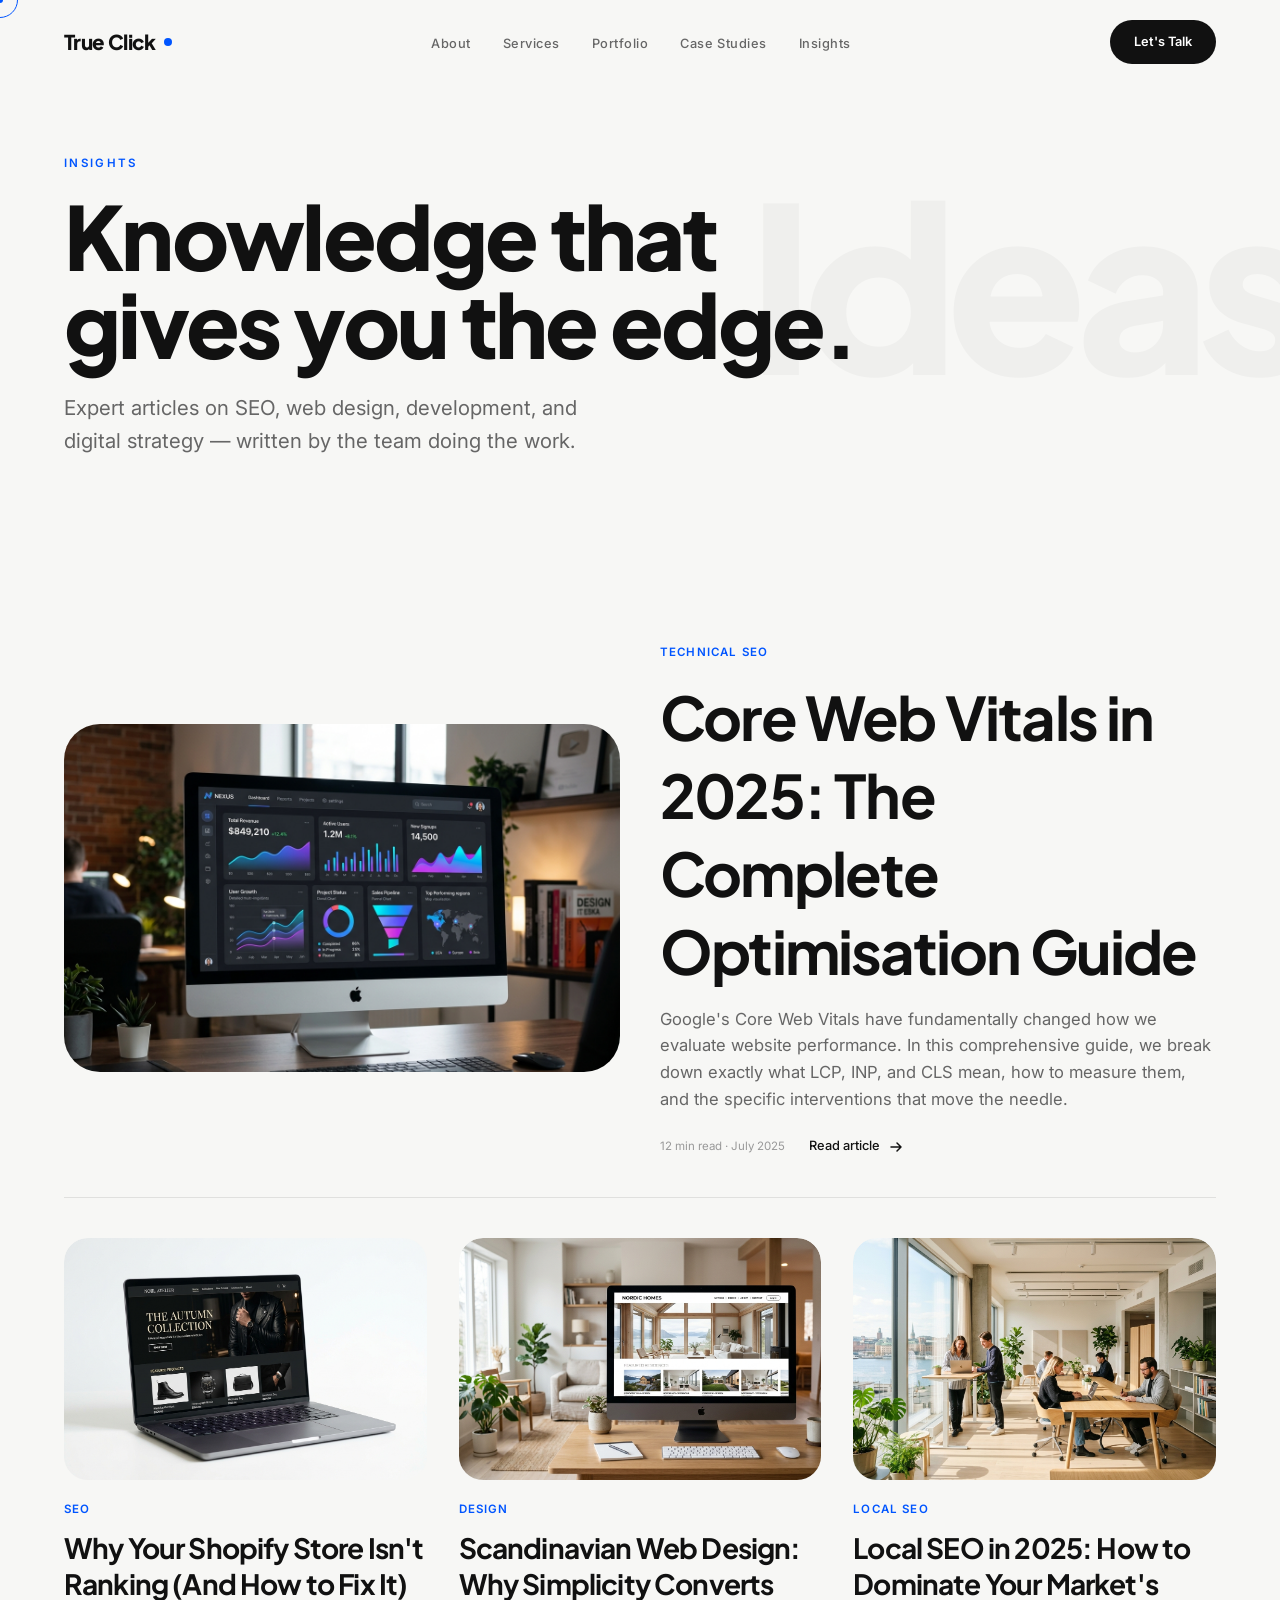
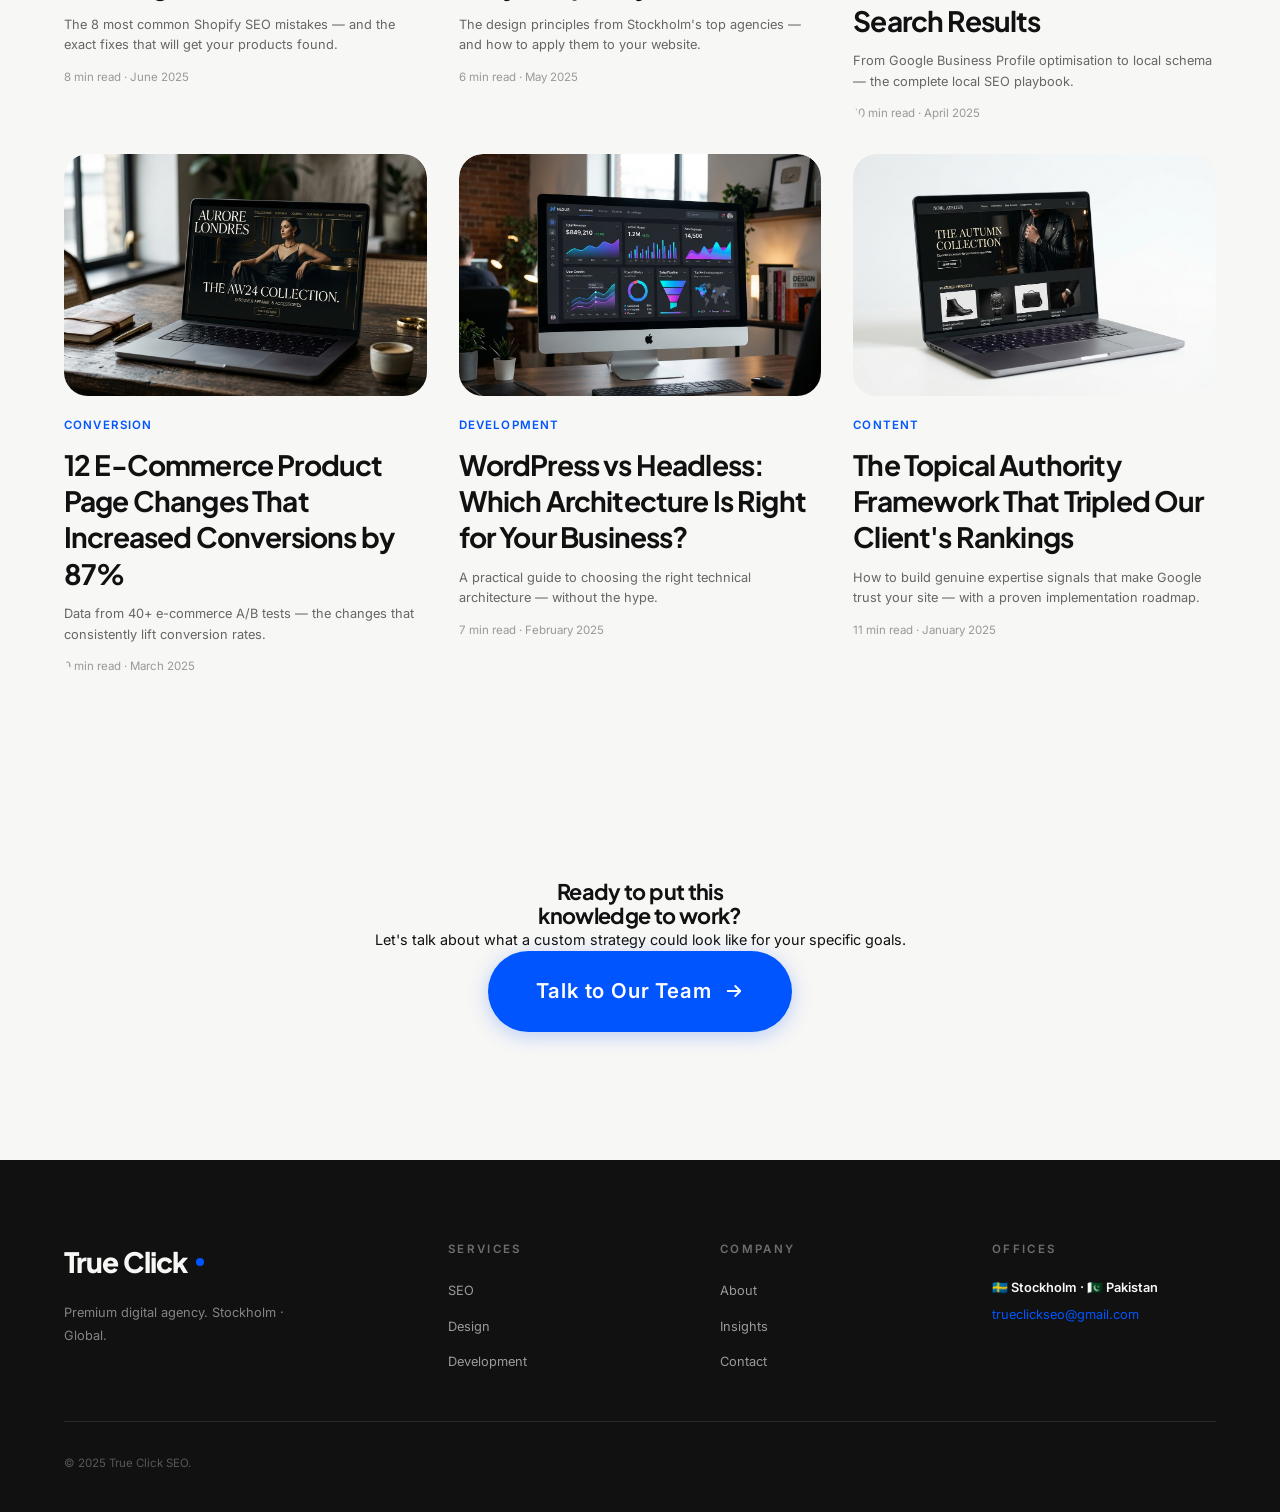
<file: insights.html>
<!DOCTYPE html>
<html lang="en">
<head>
  <meta charset="UTF-8" /><meta name="viewport" content="width=device-width, initial-scale=1.0" />
  <meta name="description" content="Insights and articles from True Click SEO — expert knowledge on SEO, web design, development, and digital marketing strategy." />
  <title>Insights — True Click SEO</title>
  <link rel="preconnect" href="https://fonts.googleapis.com" /><link rel="preconnect" href="https://fonts.gstatic.com" crossorigin />
  <link href="https://fonts.googleapis.com/css2?family=Plus+Jakarta+Sans:ital,wght@0,400;0,500;0,600;0,700;0,800;1,400&family=Inter:wght@400;500;600&display=swap" rel="stylesheet" />
  <link rel="stylesheet" href="css/reset.css" /><link rel="stylesheet" href="css/tokens.css" /><link rel="stylesheet" href="css/animations.css" /><link rel="stylesheet" href="css/layout.css" /><link rel="stylesheet" href="css/components.css" /><link rel="stylesheet" href="css/pages/inner.css" />
</head>
<body>
  <div id="scroll-progress" aria-hidden="true"></div><div id="cursor-dot" aria-hidden="true"></div><div id="cursor-ring" aria-hidden="true"></div><div id="page-transition" aria-hidden="true"></div>
  <nav class="nav"><div class="container"><div class="nav__inner"><a href="/" class="nav__logo">True Click<span class="nav__logo-dot"></span></a><ul class="nav__links"><li><a href="about" class="nav__link">About</a></li><li><a href="services" class="nav__link">Services</a></li><li><a href="portfolio" class="nav__link">Portfolio</a></li><li><a href="case-studies" class="nav__link">Case Studies</a></li><li><a href="insights" class="nav__link active">Insights</a></li></ul><a href="contact" class="nav__cta magnetic">Let's Talk</a><button class="nav__hamburger" id="hamburger" aria-label="Open menu"><span></span><span></span><span></span></button></div></div></nav>
  <div class="nav__mobile" id="mobile-menu"><a href="/" class="nav__mobile-link">Home</a><a href="insights" class="nav__mobile-link">Insights</a><a href="contact" class="nav__mobile-link">Contact</a></div>

  <main id="main">
    <section class="page-hero section">
      <div class="container" style="position:relative;z-index:1"><div class="reveal">
        <span class="label label--accent" style="display:block;margin-bottom:var(--space-5)">Insights</span>
        <h1 class="page-hero__title">Knowledge that gives you the edge.</h1>
        <p class="page-hero__desc">Expert articles on SEO, web design, development, and digital strategy — written by the team doing the work.</p>
      </div></div>
      <div class="page-hero__bg-text" aria-hidden="true">Ideas</div>
    </section>

    <section class="section section--sm"><div class="container">
      <!-- Featured -->
      <div class="insights-featured reveal">
        <div class="insights-featured__image">
          <img src="assets/images/project-3.jpg" alt="Core Web Vitals 2025 guide" loading="lazy" style="width:100%;height:100%;object-fit:cover" />
        </div>
        <div>
          <span class="post-card__cat">Technical SEO</span>
          <h2 class="insights-featured__title">Core Web Vitals in 2025: The Complete Optimisation Guide</h2>
          <p style="font-size:var(--text-md);color:var(--color-muted);line-height:var(--leading-normal);margin-bottom:var(--space-6)">Google's Core Web Vitals have fundamentally changed how we evaluate website performance. In this comprehensive guide, we break down exactly what LCP, INP, and CLS mean, how to measure them, and the specific interventions that move the needle.</p>
          <div style="display:flex;align-items:center;gap:var(--space-6)"><span style="font-size:var(--text-xs);color:var(--color-subtle)">12 min read · July 2025</span><a href="#" class="btn-arrow" id="insights-featured-read">Read article <svg width="16" height="16" viewBox="0 0 16 16" fill="none"><path d="M3 8h10M9 4l4 4-4 4" stroke="currentColor" stroke-width="1.5" stroke-linecap="round" stroke-linejoin="round"/></svg></a></div>
        </div>
      </div>

      <!-- Grid -->
      <div class="insights-grid stagger">
        <article class="post-card">
          <div class="post-card__image" style="overflow:hidden;border-radius:var(--radius-xl);aspect-ratio:3/2"><img src="assets/images/project-1.jpg" alt="Shopify SEO strategies" style="width:100%;height:100%;object-fit:cover" loading="lazy" /></div>
          <div class="post-card__cat">SEO</div>
          <h3 class="post-card__title">Why Your Shopify Store Isn't Ranking (And How to Fix It)</h3>
          <p style="font-size:var(--text-sm);color:var(--color-muted);margin-bottom:var(--space-3)">The 8 most common Shopify SEO mistakes — and the exact fixes that will get your products found.</p>
          <div class="post-card__meta">8 min read · June 2025</div>
        </article>
        <article class="post-card">
          <div class="post-card__image" style="overflow:hidden;border-radius:var(--radius-xl);aspect-ratio:3/2"><img src="assets/images/project-2.jpg" alt="Scandinavian web design" style="width:100%;height:100%;object-fit:cover" loading="lazy" /></div>
          <div class="post-card__cat">Design</div>
          <h3 class="post-card__title">Scandinavian Web Design: Why Simplicity Converts</h3>
          <p style="font-size:var(--text-sm);color:var(--color-muted);margin-bottom:var(--space-3)">The design principles from Stockholm's top agencies — and how to apply them to your website.</p>
          <div class="post-card__meta">6 min read · May 2025</div>
        </article>
        <article class="post-card">
          <div class="post-card__image" style="overflow:hidden;border-radius:var(--radius-xl);aspect-ratio:3/2"><img src="assets/images/about.jpg" alt="Local SEO in 2025" style="width:100%;height:100%;object-fit:cover" loading="lazy" /></div>
          <div class="post-card__cat">Local SEO</div>
          <h3 class="post-card__title">Local SEO in 2025: How to Dominate Your Market's Search Results</h3>
          <p style="font-size:var(--text-sm);color:var(--color-muted);margin-bottom:var(--space-3)">From Google Business Profile optimisation to local schema — the complete local SEO playbook.</p>
          <div class="post-card__meta">10 min read · April 2025</div>
        </article>
        <article class="post-card">
          <div class="post-card__image" style="overflow:hidden;border-radius:var(--radius-xl);aspect-ratio:3/2"><img src="assets/images/project-4.jpg" alt="E-commerce conversion optimisation" style="width:100%;height:100%;object-fit:cover" loading="lazy" /></div>
          <div class="post-card__cat">Conversion</div>
          <h3 class="post-card__title">12 E-Commerce Product Page Changes That Increased Conversions by 87%</h3>
          <p style="font-size:var(--text-sm);color:var(--color-muted);margin-bottom:var(--space-3)">Data from 40+ e-commerce A/B tests — the changes that consistently lift conversion rates.</p>
          <div class="post-card__meta">9 min read · March 2025</div>
        </article>
        <article class="post-card">
          <div class="post-card__image" style="overflow:hidden;border-radius:var(--radius-xl);aspect-ratio:3/2"><img src="assets/images/project-3.jpg" alt="WordPress vs headless" style="width:100%;height:100%;object-fit:cover" loading="lazy" /></div>
          <div class="post-card__cat">Development</div>
          <h3 class="post-card__title">WordPress vs Headless: Which Architecture Is Right for Your Business?</h3>
          <p style="font-size:var(--text-sm);color:var(--color-muted);margin-bottom:var(--space-3)">A practical guide to choosing the right technical architecture — without the hype.</p>
          <div class="post-card__meta">7 min read · February 2025</div>
        </article>
        <article class="post-card">
          <div class="post-card__image" style="overflow:hidden;border-radius:var(--radius-xl);aspect-ratio:3/2"><img src="assets/images/project-1.jpg" alt="SEO content strategy" style="width:100%;height:100%;object-fit:cover" loading="lazy" /></div>
          <div class="post-card__cat">Content</div>
          <h3 class="post-card__title">The Topical Authority Framework That Tripled Our Client's Rankings</h3>
          <p style="font-size:var(--text-sm);color:var(--color-muted);margin-bottom:var(--space-3)">How to build genuine expertise signals that make Google trust your site — with a proven implementation roadmap.</p>
          <div class="post-card__meta">11 min read · January 2025</div>
        </article>
      </div>
    </div></section>

    <section class="section cta-section"><div class="cta-section__bg"></div>
      <div class="container" style="position:relative;z-index:1;text-align:center"><div class="reveal">
        <h2 class="cta-section__headline">Ready to put this<br>knowledge to work?</h2>
        <p class="cta-section__sub">Let's talk about what a custom strategy could look like for your specific goals.</p>
        <span class="magnetic"><a href="contact" class="btn btn--accent btn--xl" id="insights-cta">Talk to Our Team <svg width="20" height="20" viewBox="0 0 16 16" fill="none"><path d="M3 8h10M9 4l4 4-4 4" stroke="currentColor" stroke-width="1.5" stroke-linecap="round" stroke-linejoin="round"/></svg></a></span>
      </div></div>
    </section>
  </main>

  <footer class="footer"><div class="container"><div class="footer__top"><div><div class="footer__brand-name">True Click<span class="nav__logo-dot" style="background:var(--color-accent)"></span></div><p class="footer__tagline">Premium digital agency. Stockholm · Global.</p></div><div><div class="footer__col-title">Services</div><ul class="footer__links"><li><a href="seo" class="footer__link">SEO</a></li><li><a href="website-design" class="footer__link">Design</a></li><li><a href="website-development" class="footer__link">Development</a></li></ul></div><div><div class="footer__col-title">Company</div><ul class="footer__links"><li><a href="about" class="footer__link">About</a></li><li><a href="insights" class="footer__link">Insights</a></li><li><a href="contact" class="footer__link">Contact</a></li></ul></div><div><div class="footer__col-title">Offices</div><div class="footer__office-name">🇸🇪 Stockholm · 🇵🇰 Pakistan</div><div class="footer__office-addr"><a href="mailto:trueclickseo@gmail.com">trueclickseo@gmail.com</a></div></div></div><div class="footer__bottom"><p class="footer__copy">© 2025 True Click SEO.</p></div></div></footer>
  <script src="js/main.js" defer></script><script src="js/animations.js" defer></script><script src="js/cursor.js" defer></script>
</body>
</html>
</file>
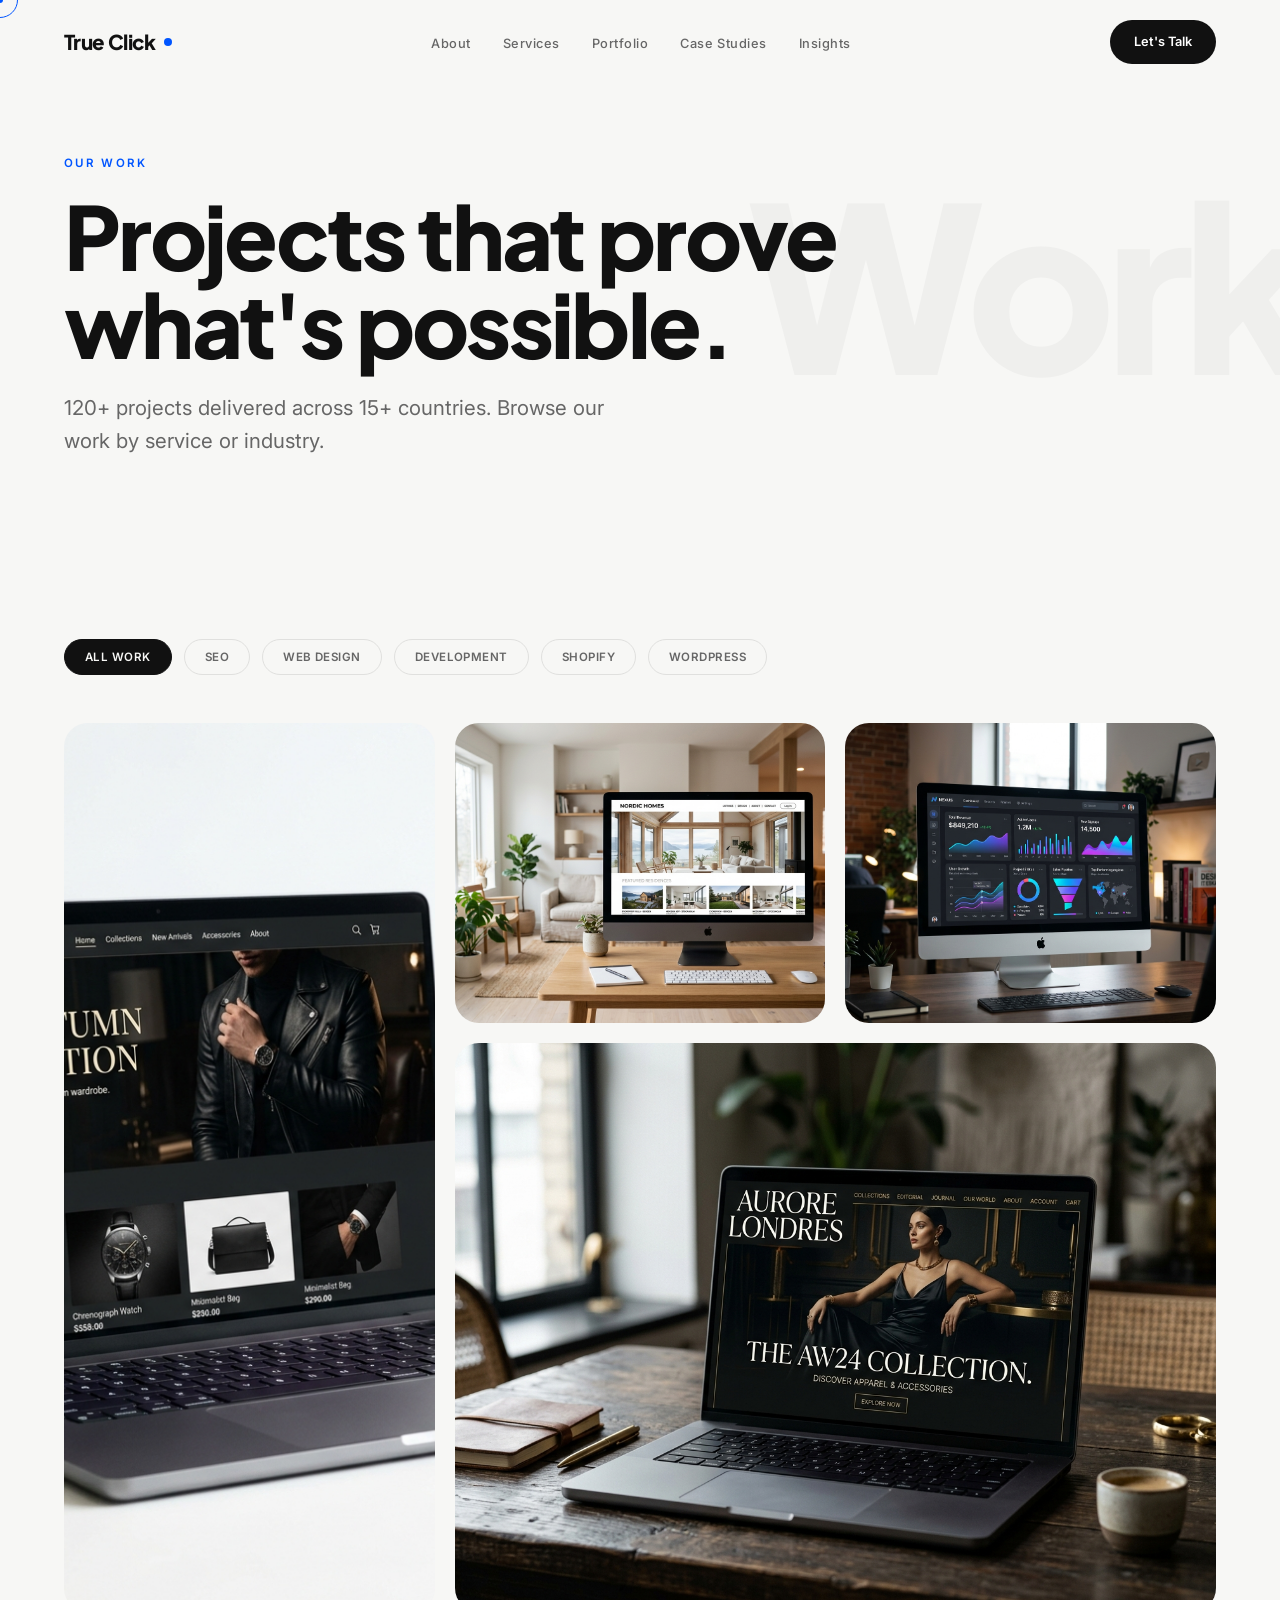
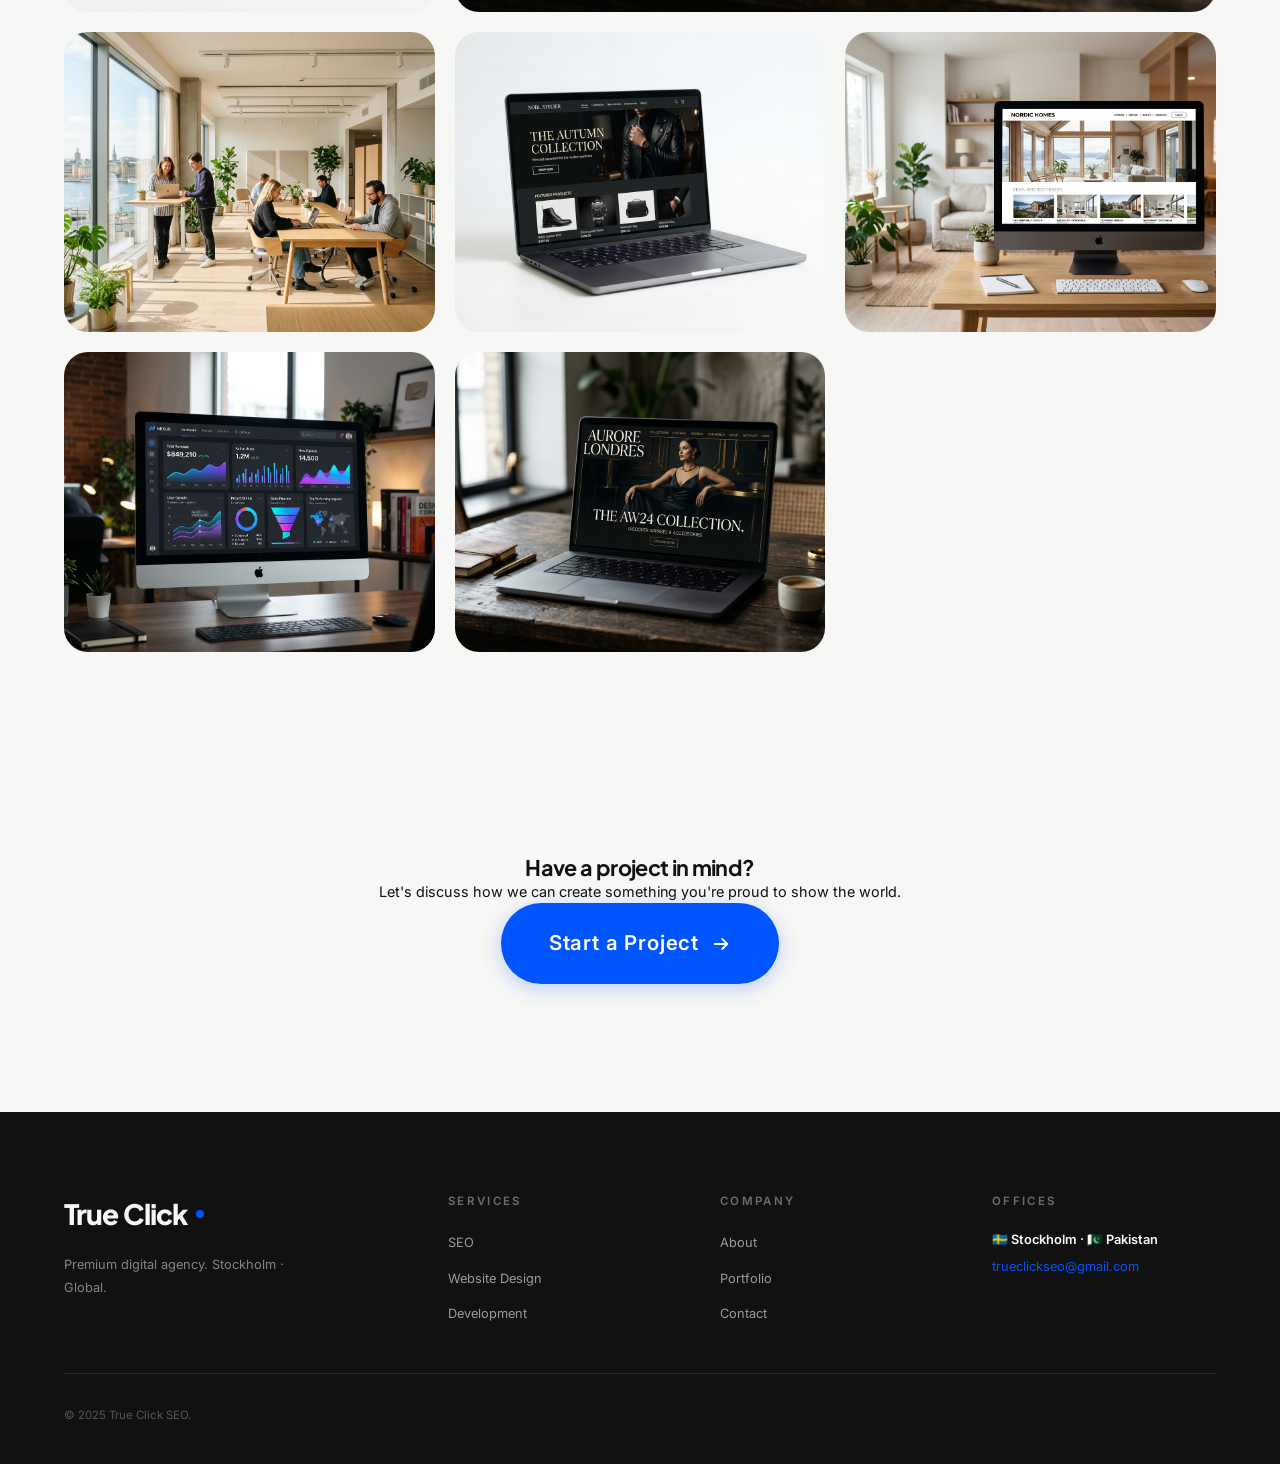
<file: portfolio.html>
<!DOCTYPE html>
<html lang="en">
<head>
  <meta charset="UTF-8" /><meta name="viewport" content="width=device-width, initial-scale=1.0" />
  <meta name="description" content="Portfolio of True Click SEO — browse our web design, development, and SEO projects across e-commerce, SaaS, real estate, and more." />
  <title>Portfolio — True Click SEO</title>
  <link rel="preconnect" href="https://fonts.googleapis.com" /><link rel="preconnect" href="https://fonts.gstatic.com" crossorigin />
  <link href="https://fonts.googleapis.com/css2?family=Plus+Jakarta+Sans:ital,wght@0,400;0,500;0,600;0,700;0,800;1,400&family=Inter:wght@400;500;600&display=swap" rel="stylesheet" />
  <link rel="stylesheet" href="css/reset.css" /><link rel="stylesheet" href="css/tokens.css" /><link rel="stylesheet" href="css/animations.css" /><link rel="stylesheet" href="css/layout.css" /><link rel="stylesheet" href="css/components.css" /><link rel="stylesheet" href="css/pages/inner.css" />
</head>
<body>
  <div id="scroll-progress" aria-hidden="true"></div>
  <div id="cursor-dot" aria-hidden="true"></div><div id="cursor-ring" aria-hidden="true"></div>
  <div id="page-transition" aria-hidden="true"></div>
  <nav class="nav"><div class="container"><div class="nav__inner">
    <a href="/" class="nav__logo">True Click<span class="nav__logo-dot"></span></a>
    <ul class="nav__links"><li><a href="about" class="nav__link">About</a></li><li><a href="services" class="nav__link">Services</a></li><li><a href="portfolio" class="nav__link active">Portfolio</a></li><li><a href="case-studies" class="nav__link">Case Studies</a></li><li><a href="insights" class="nav__link">Insights</a></li></ul>
    <a href="contact" class="nav__cta magnetic">Let's Talk</a>
    <button class="nav__hamburger" id="hamburger" aria-label="Open menu"><span></span><span></span><span></span></button>
  </div></div></nav>
  <div class="nav__mobile" id="mobile-menu"><a href="/" class="nav__mobile-link">Home</a><a href="about" class="nav__mobile-link">About</a><a href="services" class="nav__mobile-link">Services</a><a href="portfolio" class="nav__mobile-link">Portfolio</a><a href="contact" class="nav__mobile-link">Contact</a></div>

  <main id="main">
    <section class="page-hero section">
      <div class="container" style="position:relative;z-index:1">
        <div class="reveal"><span class="label label--accent" style="display:block;margin-bottom:var(--space-5)">Our Work</span>
          <h1 class="page-hero__title">Projects that prove what's possible.</h1>
          <p class="page-hero__desc">120+ projects delivered across 15+ countries. Browse our work by service or industry.</p>
        </div>
      </div>
      <div class="page-hero__bg-text" aria-hidden="true">Work</div>
    </section>

    <section class="section section--sm">
      <div class="container">
        <!-- Filter -->
        <div class="portfolio-filter reveal">
          <button class="filter-btn active" data-filter="all" id="filter-all">All Work</button>
          <button class="filter-btn" data-filter="seo" id="filter-seo">SEO</button>
          <button class="filter-btn" data-filter="design" id="filter-design">Web Design</button>
          <button class="filter-btn" data-filter="development" id="filter-dev">Development</button>
          <button class="filter-btn" data-filter="shopify" id="filter-shopify">Shopify</button>
          <button class="filter-btn" data-filter="wordpress" id="filter-wp">WordPress</button>
        </div>

        <!-- Grid -->
        <div class="portfolio-grid">
          <div class="portfolio-item portfolio-item--tall" data-category="seo">
            <img src="assets/images/project-1.jpg" alt="NordCommerce SEO project" class="portfolio-item__image" loading="lazy" />
            <div class="portfolio-item__overlay"></div>
            <div class="portfolio-item__info"><div class="portfolio-item__name">NordCommerce</div><div class="portfolio-item__cat">E-Commerce · SEO</div></div>
          </div>
          <div class="portfolio-item" data-category="design">
            <img src="assets/images/project-2.jpg" alt="Solhem web design" class="portfolio-item__image" loading="lazy" />
            <div class="portfolio-item__overlay"></div>
            <div class="portfolio-item__info"><div class="portfolio-item__name">Solhem</div><div class="portfolio-item__cat">Real Estate · Design</div></div>
          </div>
          <div class="portfolio-item" data-category="development">
            <img src="assets/images/project-3.jpg" alt="Pulsar development" class="portfolio-item__image" loading="lazy" />
            <div class="portfolio-item__overlay"></div>
            <div class="portfolio-item__info"><div class="portfolio-item__name">Pulsar Analytics</div><div class="portfolio-item__cat">SaaS · Development</div></div>
          </div>
          <div class="portfolio-item portfolio-item--wide" data-category="shopify">
            <img src="assets/images/project-4.jpg" alt="Aura Fashion Shopify store" class="portfolio-item__image" loading="lazy" style="min-height:280px" />
            <div class="portfolio-item__overlay"></div>
            <div class="portfolio-item__info"><div class="portfolio-item__name">Aura Fashion</div><div class="portfolio-item__cat">Fashion · Shopify</div></div>
          </div>
          <div class="portfolio-item" data-category="wordpress">
            <img src="assets/images/about.jpg" alt="Bergmann Consulting WordPress site" class="portfolio-item__image" loading="lazy" />
            <div class="portfolio-item__overlay"></div>
            <div class="portfolio-item__info"><div class="portfolio-item__name">Bergmann Consulting</div><div class="portfolio-item__cat">B2B · WordPress</div></div>
          </div>
          <div class="portfolio-item" data-category="seo">
            <img src="assets/images/project-1.jpg" alt="Halsa Health SEO campaign" class="portfolio-item__image" loading="lazy" />
            <div class="portfolio-item__overlay"></div>
            <div class="portfolio-item__info"><div class="portfolio-item__name">Hälsa Health</div><div class="portfolio-item__cat">Healthcare · SEO</div></div>
          </div>
          <div class="portfolio-item" data-category="design">
            <img src="assets/images/project-2.jpg" alt="Lumini interior design website" class="portfolio-item__image" loading="lazy" />
            <div class="portfolio-item__overlay"></div>
            <div class="portfolio-item__info"><div class="portfolio-item__name">Lumini Interiors</div><div class="portfolio-item__cat">Interior · Design</div></div>
          </div>
          <div class="portfolio-item" data-category="development">
            <img src="assets/images/project-3.jpg" alt="Volta Tech development" class="portfolio-item__image" loading="lazy" />
            <div class="portfolio-item__overlay"></div>
            <div class="portfolio-item__info"><div class="portfolio-item__name">Volta Tech</div><div class="portfolio-item__cat">Fintech · Development</div></div>
          </div>
          <div class="portfolio-item" data-category="shopify">
            <img src="assets/images/project-4.jpg" alt="Frihav Shopify store" class="portfolio-item__image" loading="lazy" />
            <div class="portfolio-item__overlay"></div>
            <div class="portfolio-item__info"><div class="portfolio-item__name">Frihav</div><div class="portfolio-item__cat">Lifestyle · Shopify</div></div>
          </div>
        </div>
      </div>
    </section>

    <!-- CTA -->
    <section class="section cta-section"><div class="cta-section__bg"></div>
      <div class="container" style="position:relative;z-index:1;text-align:center"><div class="reveal">
        <h2 class="cta-section__headline">Have a project in mind?</h2>
        <p class="cta-section__sub">Let's discuss how we can create something you're proud to show the world.</p>
        <span class="magnetic"><a href="contact" class="btn btn--accent btn--xl" id="portfolio-cta-btn">Start a Project <svg width="20" height="20" viewBox="0 0 16 16" fill="none"><path d="M3 8h10M9 4l4 4-4 4" stroke="currentColor" stroke-width="1.5" stroke-linecap="round" stroke-linejoin="round"/></svg></a></span>
      </div></div>
    </section>
  </main>

  <footer class="footer"><div class="container">
    <div class="footer__top">
      <div><div class="footer__brand-name">True Click<span class="nav__logo-dot" style="background:var(--color-accent)"></span></div><p class="footer__tagline">Premium digital agency. Stockholm · Global.</p></div>
      <div><div class="footer__col-title">Services</div><ul class="footer__links"><li><a href="seo" class="footer__link">SEO</a></li><li><a href="website-design" class="footer__link">Website Design</a></li><li><a href="website-development" class="footer__link">Development</a></li></ul></div>
      <div><div class="footer__col-title">Company</div><ul class="footer__links"><li><a href="about" class="footer__link">About</a></li><li><a href="portfolio" class="footer__link">Portfolio</a></li><li><a href="contact" class="footer__link">Contact</a></li></ul></div>
      <div><div class="footer__col-title">Offices</div><div class="footer__office-name">🇸🇪 Stockholm · 🇵🇰 Pakistan</div><div class="footer__office-addr"><a href="mailto:trueclickseo@gmail.com">trueclickseo@gmail.com</a></div></div>
    </div>
    <div class="footer__bottom"><p class="footer__copy">© 2025 True Click SEO.</p></div>
  </div></footer>
  <script src="js/main.js" defer></script><script src="js/animations.js" defer></script><script src="js/cursor.js" defer></script><script src="js/portfolio.js" defer></script>
</body>
</html>
</file>
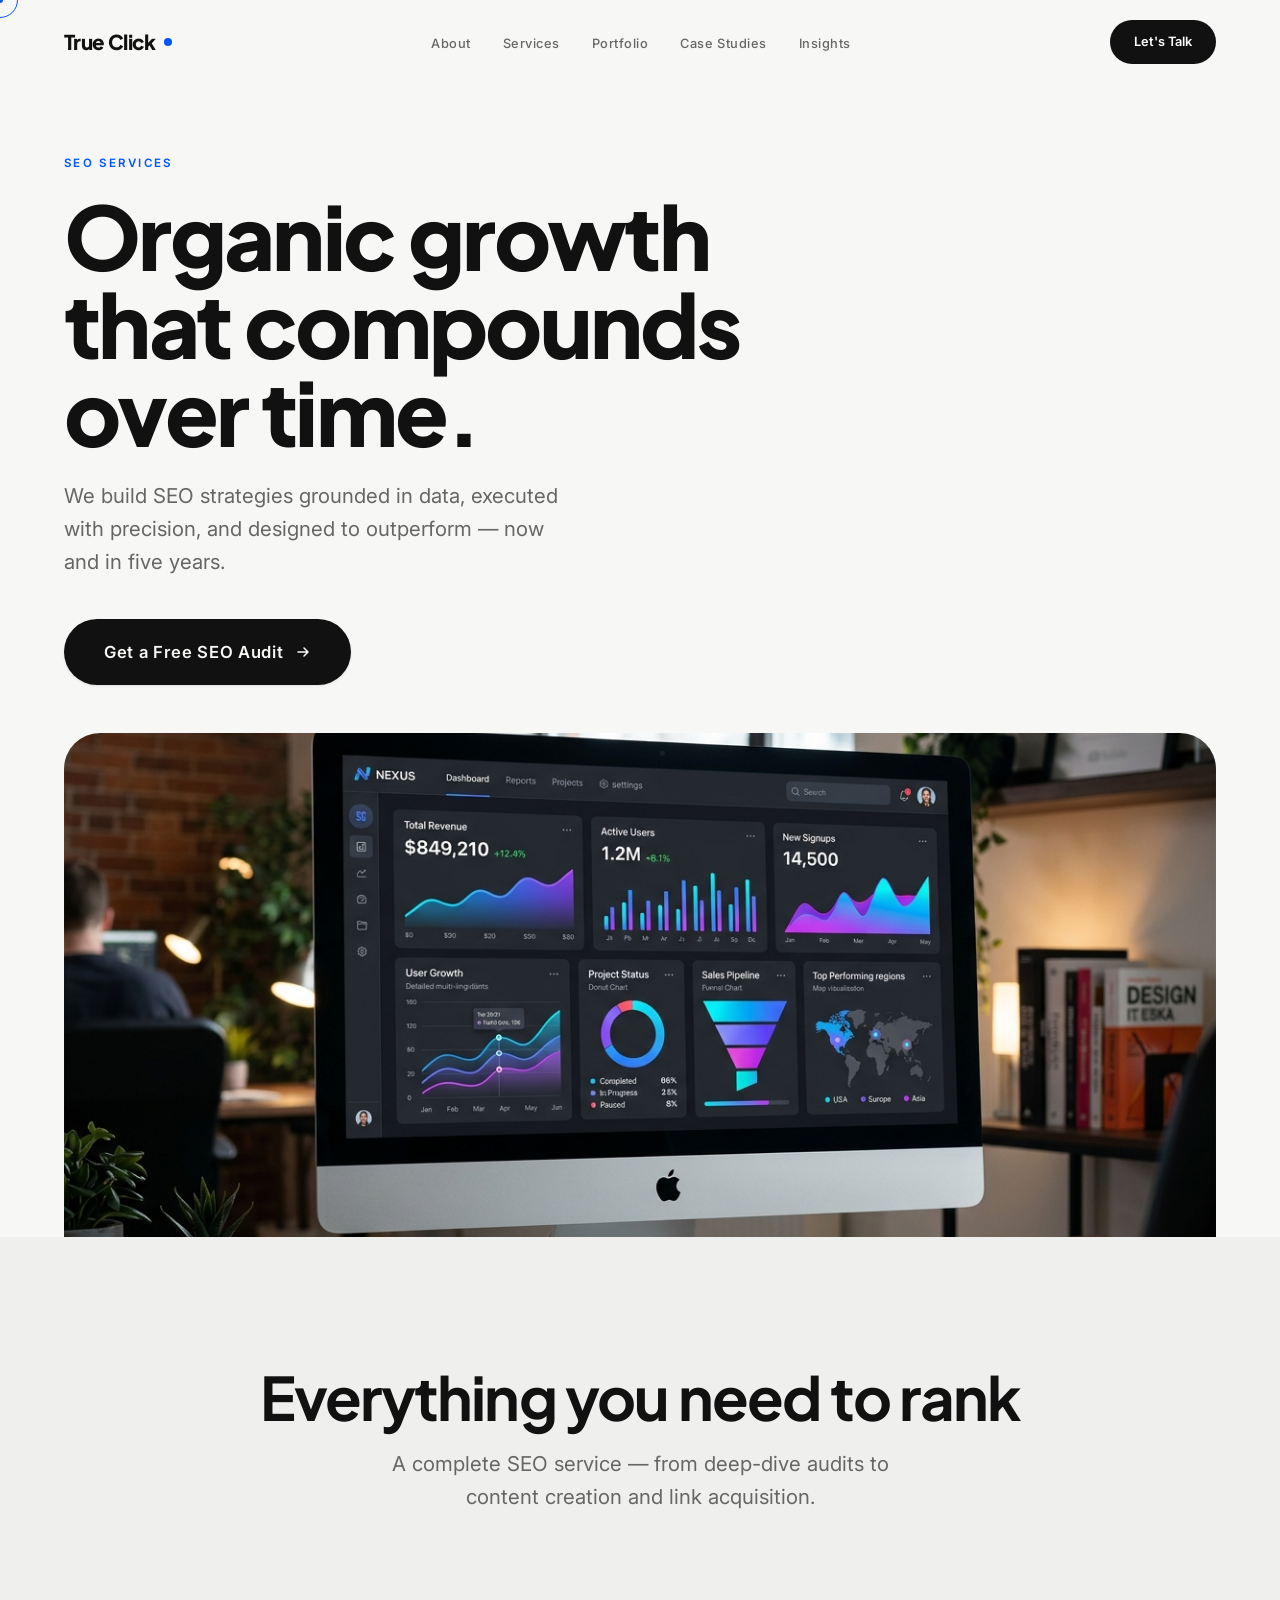
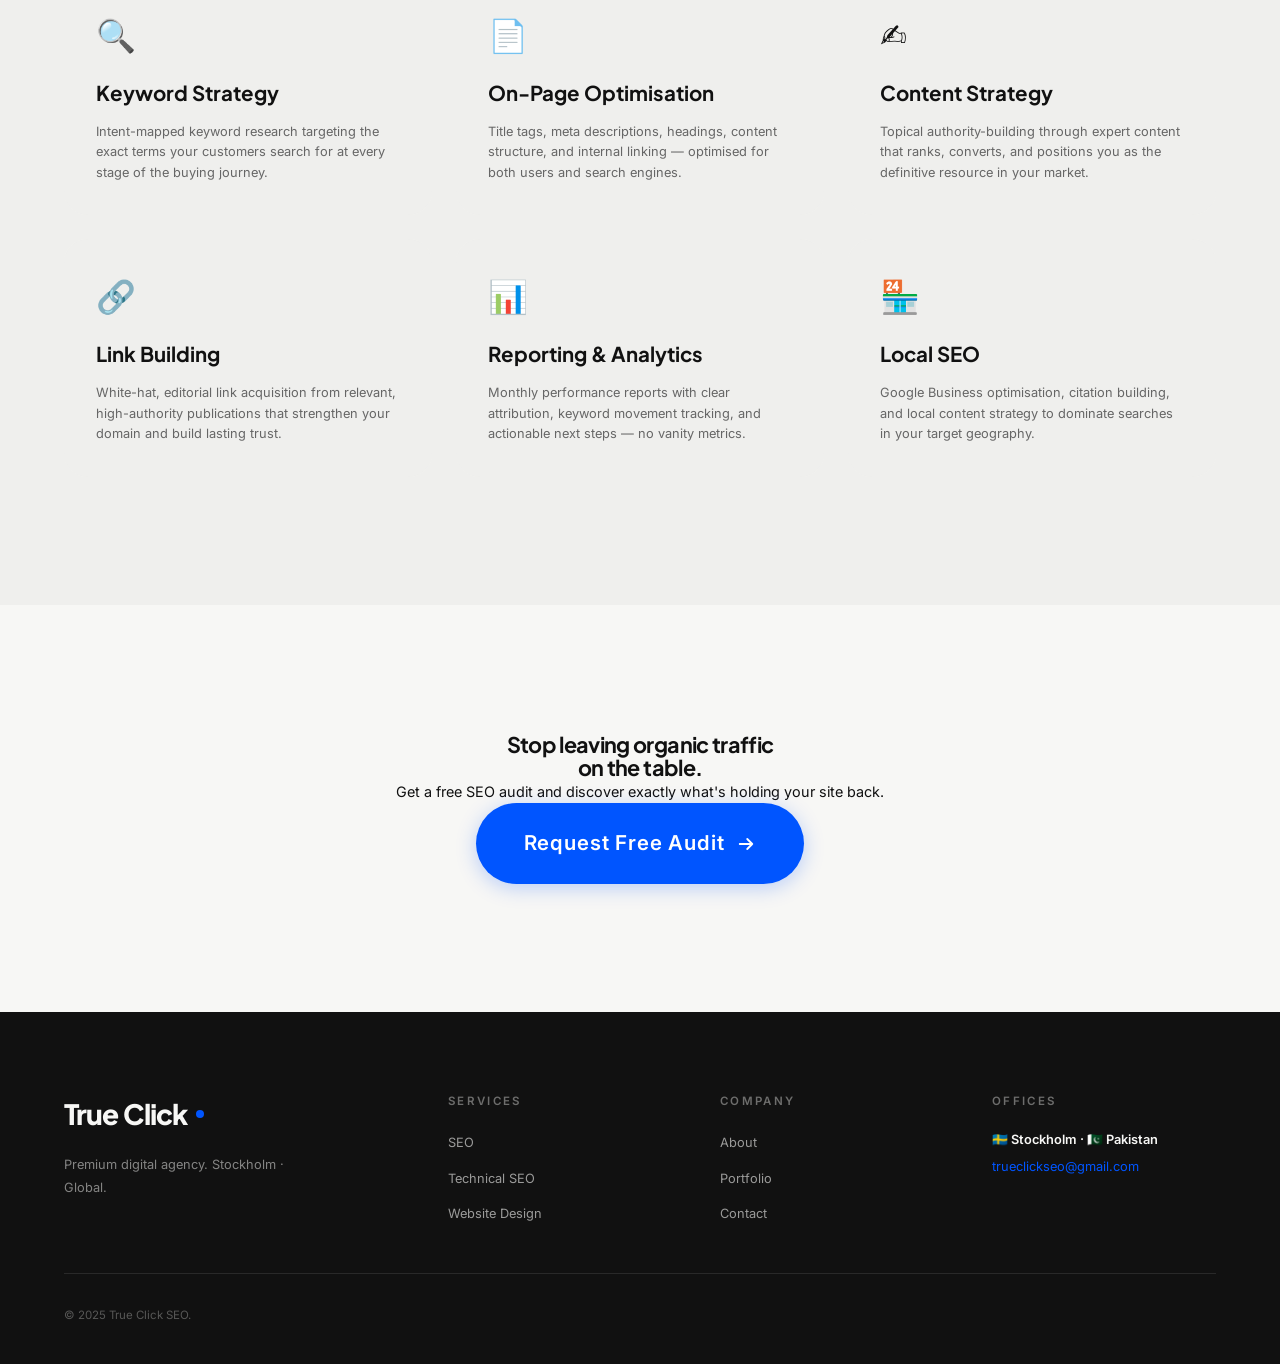
<file: seo.html>
<!DOCTYPE html>
<html lang="en">
<head>
  <meta charset="UTF-8" /><meta name="viewport" content="width=device-width, initial-scale=1.0" />
  <meta name="description" content="SEO services from True Click SEO Stockholm — data-driven strategies for sustainable organic growth, keyword authority, and content excellence." />
  <title>SEO Services — True Click SEO</title>
  <link rel="preconnect" href="https://fonts.googleapis.com" /><link rel="preconnect" href="https://fonts.gstatic.com" crossorigin />
  <link href="https://fonts.googleapis.com/css2?family=Plus+Jakarta+Sans:ital,wght@0,400;0,500;0,600;0,700;0,800;1,400&family=Inter:wght@400;500;600&display=swap" rel="stylesheet" />
  <link rel="stylesheet" href="css/reset.css" /><link rel="stylesheet" href="css/tokens.css" /><link rel="stylesheet" href="css/animations.css" /><link rel="stylesheet" href="css/layout.css" /><link rel="stylesheet" href="css/components.css" /><link rel="stylesheet" href="css/pages/inner.css" />
</head>
<body>
  <div id="scroll-progress" aria-hidden="true"></div><div id="cursor-dot" aria-hidden="true"></div><div id="cursor-ring" aria-hidden="true"></div><div id="page-transition" aria-hidden="true"></div>
  <nav class="nav"><div class="container"><div class="nav__inner"><a href="/" class="nav__logo">True Click<span class="nav__logo-dot"></span></a><ul class="nav__links"><li><a href="about" class="nav__link">About</a></li><li><a href="services" class="nav__link active">Services</a></li><li><a href="portfolio" class="nav__link">Portfolio</a></li><li><a href="case-studies" class="nav__link">Case Studies</a></li><li><a href="insights" class="nav__link">Insights</a></li></ul><a href="contact" class="nav__cta magnetic">Let's Talk</a><button class="nav__hamburger" id="hamburger" aria-label="Open menu"><span></span><span></span><span></span></button></div></div></nav>
  <div class="nav__mobile" id="mobile-menu"><a href="/" class="nav__mobile-link">Home</a><a href="services" class="nav__mobile-link">Services</a><a href="contact" class="nav__mobile-link">Contact</a></div>

  <main id="main">
    <section class="service-hero">
      <div class="container">
        <div class="reveal"><span class="label label--accent" style="display:block;margin-bottom:var(--space-5)">SEO Services</span>
          <h1 style="font-size:var(--text-4xl);font-weight:800;letter-spacing:-0.03em;line-height:1.0;margin-bottom:var(--space-6);max-width:700px">Organic growth that compounds over time.</h1>
          <p style="font-size:var(--text-lg);color:var(--color-muted);max-width:520px;margin-bottom:var(--space-10)">We build SEO strategies grounded in data, executed with precision, and designed to outperform — now and in five years.</p>
          <span class="magnetic"><a href="contact" class="btn btn--primary btn--lg" id="seo-cta">Get a Free SEO Audit <svg width="16" height="16" viewBox="0 0 16 16" fill="none"><path d="M3 8h10M9 4l4 4-4 4" stroke="currentColor" stroke-width="1.5" stroke-linecap="round" stroke-linejoin="round"/></svg></a></span>
        </div>
        <img src="assets/images/project-3.jpg" alt="SEO analytics dashboard" class="service-hero__image reveal-scale" loading="lazy" />
      </div>
    </section>

    <section class="section" style="background:var(--color-surface)" aria-labelledby="seo-features-heading">
      <div class="container">
        <div class="section-header section-header--center reveal"><h2 id="seo-features-heading" class="section-header__title">Everything you need to rank</h2><p class="section-header__desc">A complete SEO service — from deep-dive audits to content creation and link acquisition.</p></div>
        <div class="features-grid stagger">
          <div class="feature-card"><div class="feature-card__icon">🔍</div><div class="feature-card__title">Keyword Strategy</div><div class="feature-card__desc">Intent-mapped keyword research targeting the exact terms your customers search for at every stage of the buying journey.</div></div>
          <div class="feature-card"><div class="feature-card__icon">📄</div><div class="feature-card__title">On-Page Optimisation</div><div class="feature-card__desc">Title tags, meta descriptions, headings, content structure, and internal linking — optimised for both users and search engines.</div></div>
          <div class="feature-card"><div class="feature-card__icon">✍️</div><div class="feature-card__title">Content Strategy</div><div class="feature-card__desc">Topical authority-building through expert content that ranks, converts, and positions you as the definitive resource in your market.</div></div>
          <div class="feature-card"><div class="feature-card__icon">🔗</div><div class="feature-card__title">Link Building</div><div class="feature-card__desc">White-hat, editorial link acquisition from relevant, high-authority publications that strengthen your domain and build lasting trust.</div></div>
          <div class="feature-card"><div class="feature-card__icon">📊</div><div class="feature-card__title">Reporting & Analytics</div><div class="feature-card__desc">Monthly performance reports with clear attribution, keyword movement tracking, and actionable next steps — no vanity metrics.</div></div>
          <div class="feature-card"><div class="feature-card__icon">🏪</div><div class="feature-card__title">Local SEO</div><div class="feature-card__desc">Google Business optimisation, citation building, and local content strategy to dominate searches in your target geography.</div></div>
        </div>
      </div>
    </section>

    <section class="section cta-section"><div class="cta-section__bg"></div>
      <div class="container" style="position:relative;z-index:1;text-align:center"><div class="reveal">
        <h2 class="cta-section__headline">Stop leaving organic traffic<br>on the table.</h2>
        <p class="cta-section__sub">Get a free SEO audit and discover exactly what's holding your site back.</p>
        <span class="magnetic"><a href="contact" class="btn btn--accent btn--xl" id="seo-cta-bottom">Request Free Audit <svg width="20" height="20" viewBox="0 0 16 16" fill="none"><path d="M3 8h10M9 4l4 4-4 4" stroke="currentColor" stroke-width="1.5" stroke-linecap="round" stroke-linejoin="round"/></svg></a></span>
      </div></div>
    </section>
  </main>

  <footer class="footer"><div class="container"><div class="footer__top"><div><div class="footer__brand-name">True Click<span class="nav__logo-dot" style="background:var(--color-accent)"></span></div><p class="footer__tagline">Premium digital agency. Stockholm · Global.</p></div><div><div class="footer__col-title">Services</div><ul class="footer__links"><li><a href="seo" class="footer__link">SEO</a></li><li><a href="technical-seo" class="footer__link">Technical SEO</a></li><li><a href="website-design" class="footer__link">Website Design</a></li></ul></div><div><div class="footer__col-title">Company</div><ul class="footer__links"><li><a href="about" class="footer__link">About</a></li><li><a href="portfolio" class="footer__link">Portfolio</a></li><li><a href="contact" class="footer__link">Contact</a></li></ul></div><div><div class="footer__col-title">Offices</div><div class="footer__office-name">🇸🇪 Stockholm · 🇵🇰 Pakistan</div><div class="footer__office-addr"><a href="mailto:trueclickseo@gmail.com">trueclickseo@gmail.com</a></div></div></div><div class="footer__bottom"><p class="footer__copy">© 2025 True Click SEO.</p></div></div></footer>
  <script src="js/main.js" defer></script><script src="js/animations.js" defer></script><script src="js/cursor.js" defer></script>
</body>
</html>
</file>
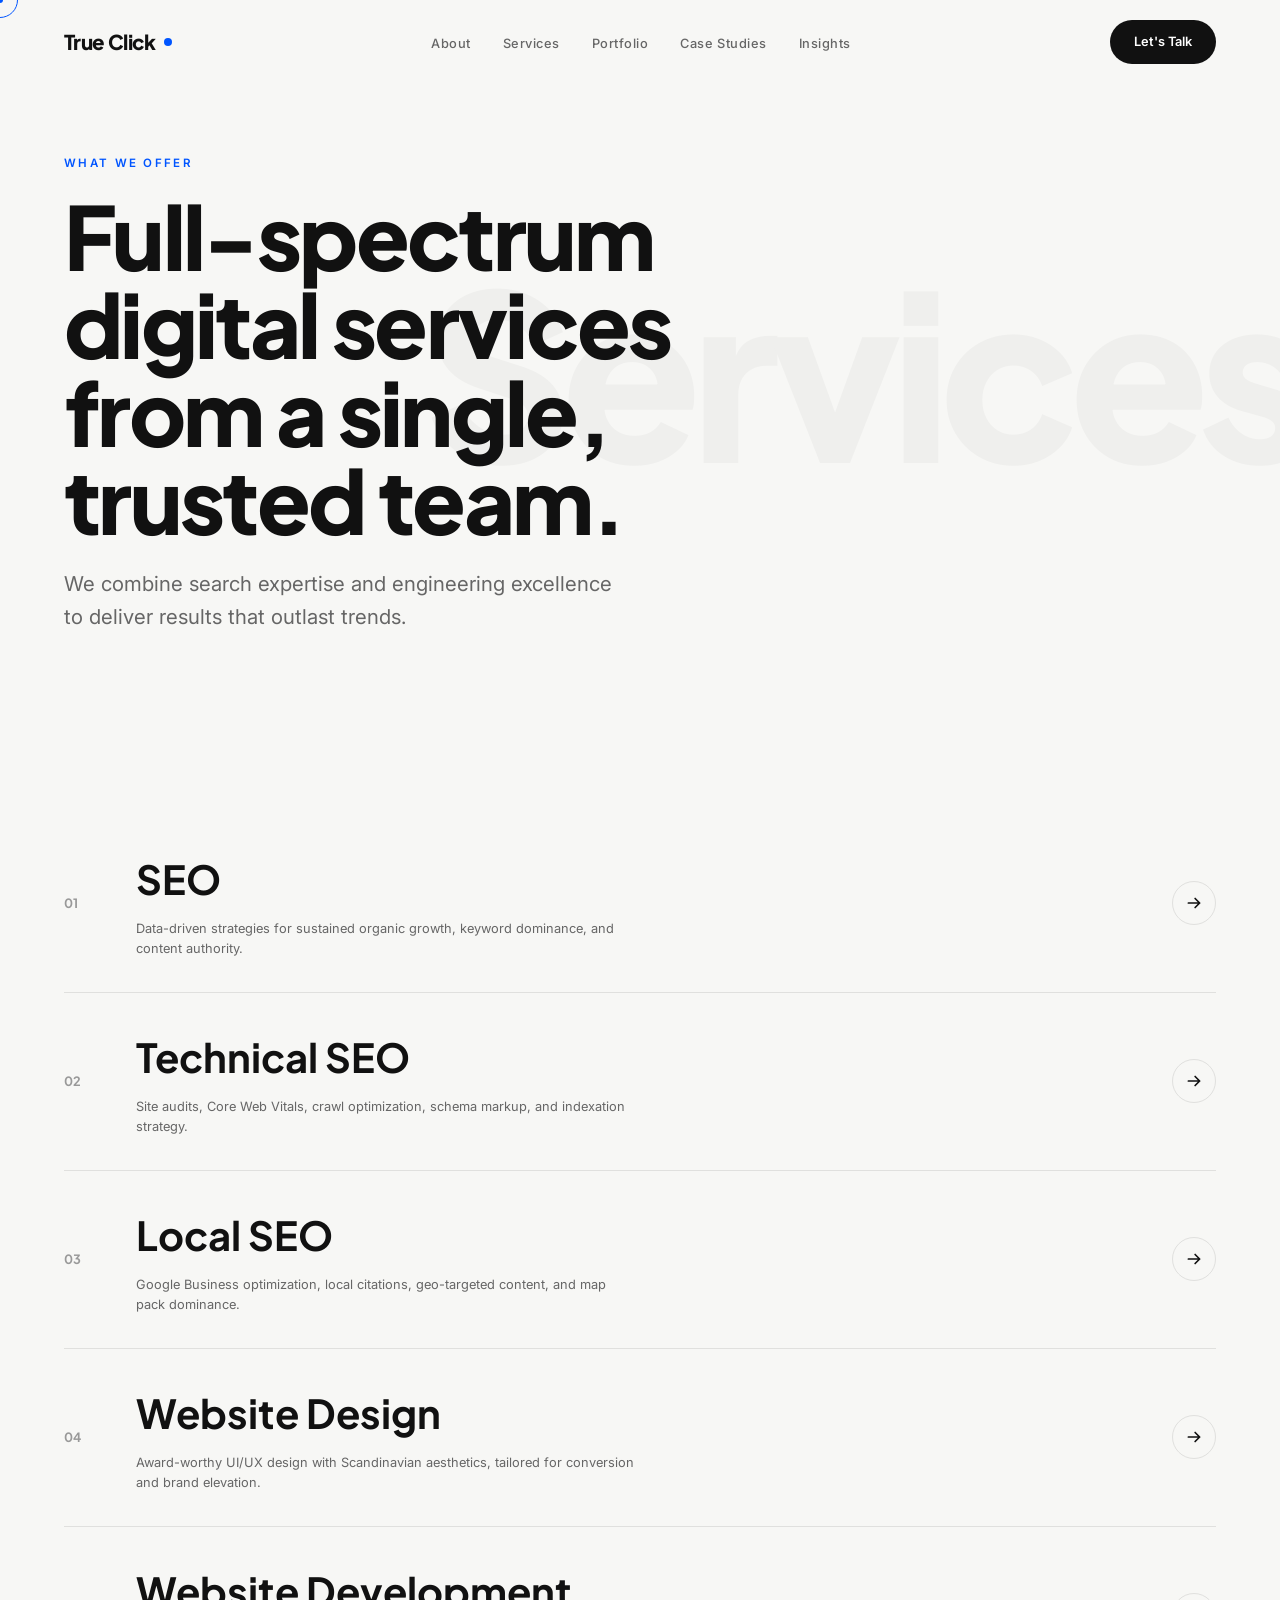
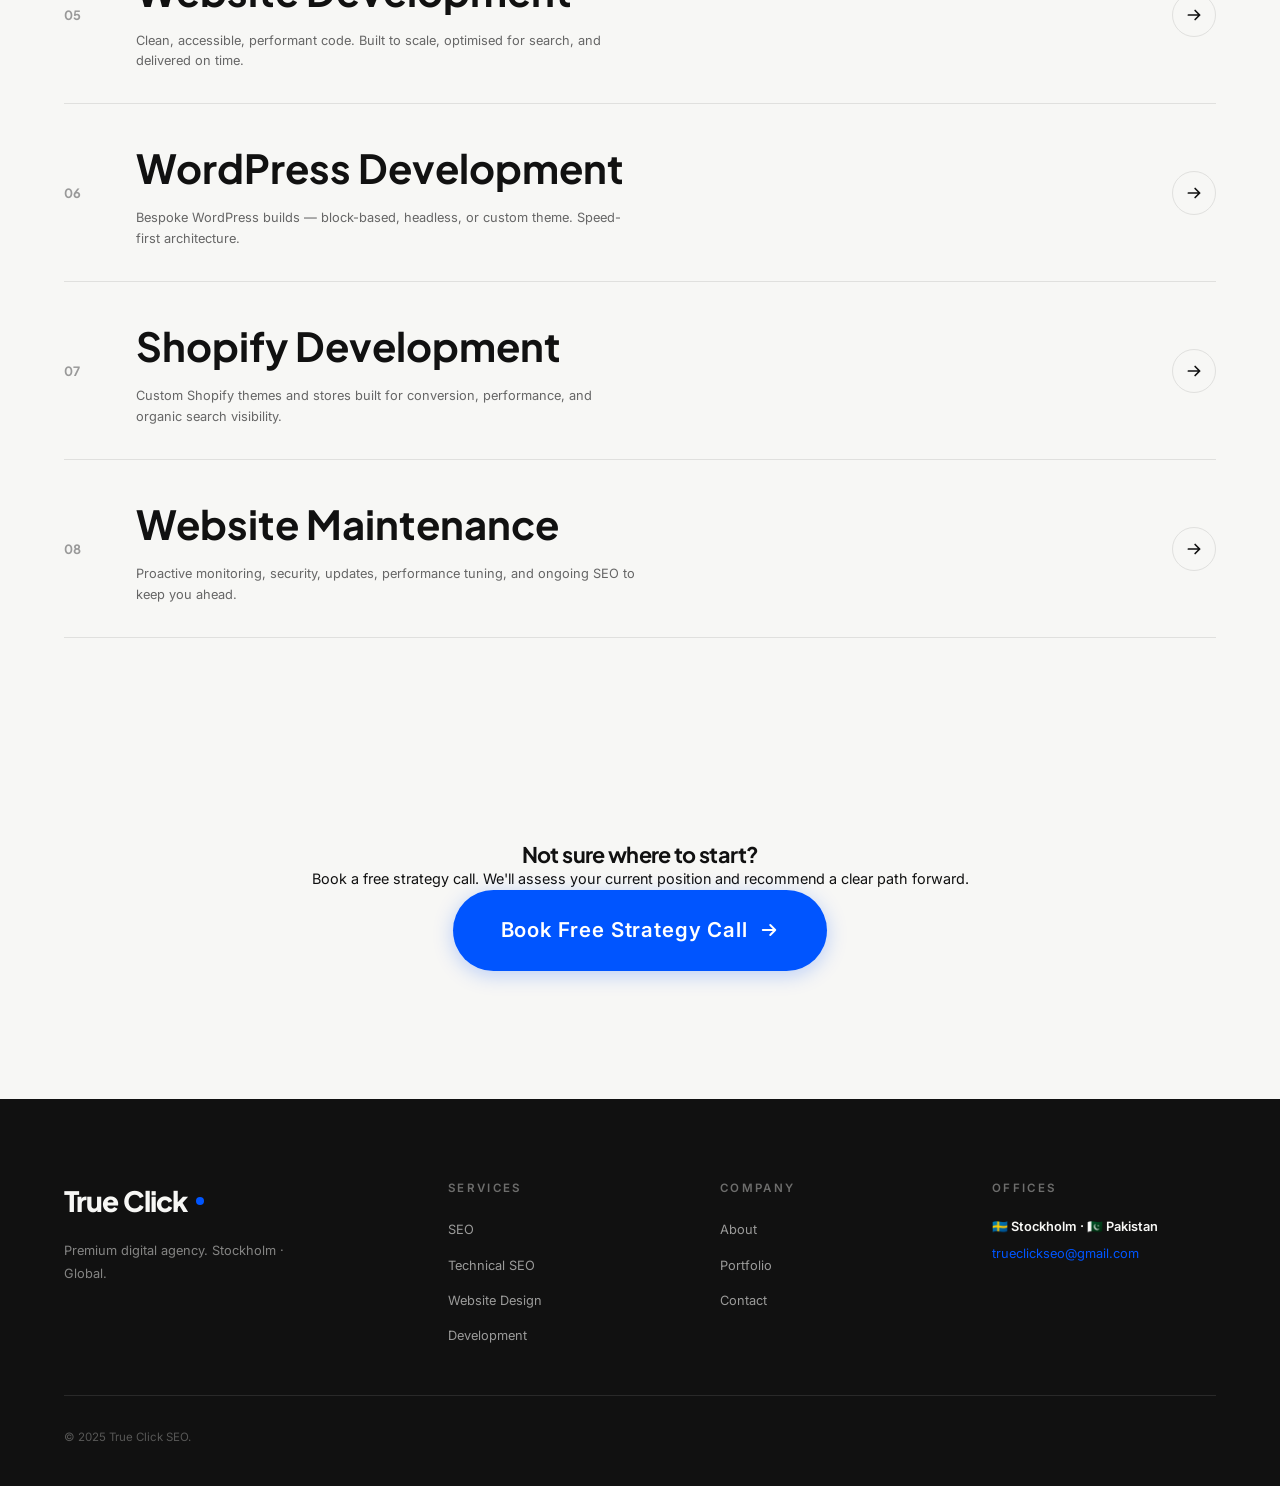
<file: services.html>
<!DOCTYPE html>
<html lang="en">
<head>
  <meta charset="UTF-8" /><meta name="viewport" content="width=device-width, initial-scale=1.0" />
  <meta name="description" content="True Click SEO services — SEO, Technical SEO, Local SEO, Website Design, Website Development, WordPress, Shopify, and Maintenance." />
  <title>Services — True Click SEO</title>
  <link rel="preconnect" href="https://fonts.googleapis.com" /><link rel="preconnect" href="https://fonts.gstatic.com" crossorigin />
  <link href="https://fonts.googleapis.com/css2?family=Plus+Jakarta+Sans:ital,wght@0,400;0,500;0,600;0,700;0,800;1,400&family=Inter:wght@400;500;600&display=swap" rel="stylesheet" />
  <link rel="stylesheet" href="css/reset.css" /><link rel="stylesheet" href="css/tokens.css" /><link rel="stylesheet" href="css/animations.css" /><link rel="stylesheet" href="css/layout.css" /><link rel="stylesheet" href="css/components.css" /><link rel="stylesheet" href="css/pages/inner.css" />
</head>
<body>
  <div id="scroll-progress" aria-hidden="true"></div>
  <div id="cursor-dot" aria-hidden="true"></div><div id="cursor-ring" aria-hidden="true"></div>
  <div id="page-transition" aria-hidden="true"></div>
  <nav class="nav"><div class="container"><div class="nav__inner">
    <a href="/" class="nav__logo">True Click<span class="nav__logo-dot"></span></a>
    <ul class="nav__links"><li><a href="about" class="nav__link">About</a></li><li><a href="services" class="nav__link active">Services</a></li><li><a href="portfolio" class="nav__link">Portfolio</a></li><li><a href="case-studies" class="nav__link">Case Studies</a></li><li><a href="insights" class="nav__link">Insights</a></li></ul>
    <a href="contact" class="nav__cta magnetic">Let's Talk</a>
    <button class="nav__hamburger" id="hamburger" aria-label="Open menu"><span></span><span></span><span></span></button>
  </div></div></nav>
  <div class="nav__mobile" id="mobile-menu"><a href="/" class="nav__mobile-link">Home</a><a href="about" class="nav__mobile-link">About</a><a href="services" class="nav__mobile-link">Services</a><a href="portfolio" class="nav__mobile-link">Portfolio</a><a href="contact" class="nav__mobile-link">Contact</a></div>

  <main id="main">
    <section class="page-hero section">
      <div class="container" style="position:relative;z-index:1">
        <div class="reveal"><span class="label label--accent" style="display:block;margin-bottom:var(--space-5)">What We Offer</span>
          <h1 class="page-hero__title">Full-spectrum digital services from a single, trusted team.</h1>
          <p class="page-hero__desc">We combine search expertise and engineering excellence to deliver results that outlast trends.</p>
        </div>
      </div>
      <div class="page-hero__bg-text" aria-hidden="true">Services</div>
    </section>

    <section class="section section--sm" aria-labelledby="services-list-heading">
      <div class="container">
        <h2 class="sr-only" id="services-list-heading">Our services</h2>
        <div class="services-list reveal">
          <a href="seo" class="service-row">
            <div class="service-row__num">01</div>
            <div><div class="service-row__name">SEO</div><p style="font-size:var(--text-sm);color:var(--color-muted);margin-top:var(--space-2);max-width:500px">Data-driven strategies for sustained organic growth, keyword dominance, and content authority.</p></div>
            <div class="service-row__arrow"><svg width="18" height="18" viewBox="0 0 16 16" fill="none"><path d="M3 8h10M9 4l4 4-4 4" stroke="currentColor" stroke-width="1.5" stroke-linecap="round" stroke-linejoin="round"/></svg></div>
          </a>
          <a href="technical-seo" class="service-row">
            <div class="service-row__num">02</div>
            <div><div class="service-row__name">Technical SEO</div><p style="font-size:var(--text-sm);color:var(--color-muted);margin-top:var(--space-2);max-width:500px">Site audits, Core Web Vitals, crawl optimization, schema markup, and indexation strategy.</p></div>
            <div class="service-row__arrow"><svg width="18" height="18" viewBox="0 0 16 16" fill="none"><path d="M3 8h10M9 4l4 4-4 4" stroke="currentColor" stroke-width="1.5" stroke-linecap="round" stroke-linejoin="round"/></svg></div>
          </a>
          <a href="seo" class="service-row">
            <div class="service-row__num">03</div>
            <div><div class="service-row__name">Local SEO</div><p style="font-size:var(--text-sm);color:var(--color-muted);margin-top:var(--space-2);max-width:500px">Google Business optimization, local citations, geo-targeted content, and map pack dominance.</p></div>
            <div class="service-row__arrow"><svg width="18" height="18" viewBox="0 0 16 16" fill="none"><path d="M3 8h10M9 4l4 4-4 4" stroke="currentColor" stroke-width="1.5" stroke-linecap="round" stroke-linejoin="round"/></svg></div>
          </a>
          <a href="website-design" class="service-row">
            <div class="service-row__num">04</div>
            <div><div class="service-row__name">Website Design</div><p style="font-size:var(--text-sm);color:var(--color-muted);margin-top:var(--space-2);max-width:500px">Award-worthy UI/UX design with Scandinavian aesthetics, tailored for conversion and brand elevation.</p></div>
            <div class="service-row__arrow"><svg width="18" height="18" viewBox="0 0 16 16" fill="none"><path d="M3 8h10M9 4l4 4-4 4" stroke="currentColor" stroke-width="1.5" stroke-linecap="round" stroke-linejoin="round"/></svg></div>
          </a>
          <a href="website-development" class="service-row">
            <div class="service-row__num">05</div>
            <div><div class="service-row__name">Website Development</div><p style="font-size:var(--text-sm);color:var(--color-muted);margin-top:var(--space-2);max-width:500px">Clean, accessible, performant code. Built to scale, optimised for search, and delivered on time.</p></div>
            <div class="service-row__arrow"><svg width="18" height="18" viewBox="0 0 16 16" fill="none"><path d="M3 8h10M9 4l4 4-4 4" stroke="currentColor" stroke-width="1.5" stroke-linecap="round" stroke-linejoin="round"/></svg></div>
          </a>
          <a href="website-development" class="service-row">
            <div class="service-row__num">06</div>
            <div><div class="service-row__name">WordPress Development</div><p style="font-size:var(--text-sm);color:var(--color-muted);margin-top:var(--space-2);max-width:500px">Bespoke WordPress builds — block-based, headless, or custom theme. Speed-first architecture.</p></div>
            <div class="service-row__arrow"><svg width="18" height="18" viewBox="0 0 16 16" fill="none"><path d="M3 8h10M9 4l4 4-4 4" stroke="currentColor" stroke-width="1.5" stroke-linecap="round" stroke-linejoin="round"/></svg></div>
          </a>
          <a href="website-development" class="service-row">
            <div class="service-row__num">07</div>
            <div><div class="service-row__name">Shopify Development</div><p style="font-size:var(--text-sm);color:var(--color-muted);margin-top:var(--space-2);max-width:500px">Custom Shopify themes and stores built for conversion, performance, and organic search visibility.</p></div>
            <div class="service-row__arrow"><svg width="18" height="18" viewBox="0 0 16 16" fill="none"><path d="M3 8h10M9 4l4 4-4 4" stroke="currentColor" stroke-width="1.5" stroke-linecap="round" stroke-linejoin="round"/></svg></div>
          </a>
          <a href="contact" class="service-row">
            <div class="service-row__num">08</div>
            <div><div class="service-row__name">Website Maintenance</div><p style="font-size:var(--text-sm);color:var(--color-muted);margin-top:var(--space-2);max-width:500px">Proactive monitoring, security, updates, performance tuning, and ongoing SEO to keep you ahead.</p></div>
            <div class="service-row__arrow"><svg width="18" height="18" viewBox="0 0 16 16" fill="none"><path d="M3 8h10M9 4l4 4-4 4" stroke="currentColor" stroke-width="1.5" stroke-linecap="round" stroke-linejoin="round"/></svg></div>
          </a>
        </div>
      </div>
    </section>

    <section class="section cta-section"><div class="cta-section__bg"></div>
      <div class="container" style="position:relative;z-index:1;text-align:center"><div class="reveal">
        <h2 class="cta-section__headline">Not sure where to start?</h2>
        <p class="cta-section__sub">Book a free strategy call. We'll assess your current position and recommend a clear path forward.</p>
        <span class="magnetic"><a href="contact" class="btn btn--accent btn--xl" id="services-cta-btn">Book Free Strategy Call <svg width="20" height="20" viewBox="0 0 16 16" fill="none"><path d="M3 8h10M9 4l4 4-4 4" stroke="currentColor" stroke-width="1.5" stroke-linecap="round" stroke-linejoin="round"/></svg></a></span>
      </div></div>
    </section>
  </main>

  <footer class="footer"><div class="container">
    <div class="footer__top">
      <div><div class="footer__brand-name">True Click<span class="nav__logo-dot" style="background:var(--color-accent)"></span></div><p class="footer__tagline">Premium digital agency. Stockholm · Global.</p></div>
      <div><div class="footer__col-title">Services</div><ul class="footer__links"><li><a href="seo" class="footer__link">SEO</a></li><li><a href="technical-seo" class="footer__link">Technical SEO</a></li><li><a href="website-design" class="footer__link">Website Design</a></li><li><a href="website-development" class="footer__link">Development</a></li></ul></div>
      <div><div class="footer__col-title">Company</div><ul class="footer__links"><li><a href="about" class="footer__link">About</a></li><li><a href="portfolio" class="footer__link">Portfolio</a></li><li><a href="contact" class="footer__link">Contact</a></li></ul></div>
      <div><div class="footer__col-title">Offices</div><div class="footer__office-name">🇸🇪 Stockholm · 🇵🇰 Pakistan</div><div class="footer__office-addr"><a href="mailto:trueclickseo@gmail.com">trueclickseo@gmail.com</a></div></div>
    </div>
    <div class="footer__bottom"><p class="footer__copy">© 2025 True Click SEO.</p></div>
  </div></footer>
  <script src="js/main.js" defer></script><script src="js/animations.js" defer></script><script src="js/cursor.js" defer></script>
</body>
</html>
</file>
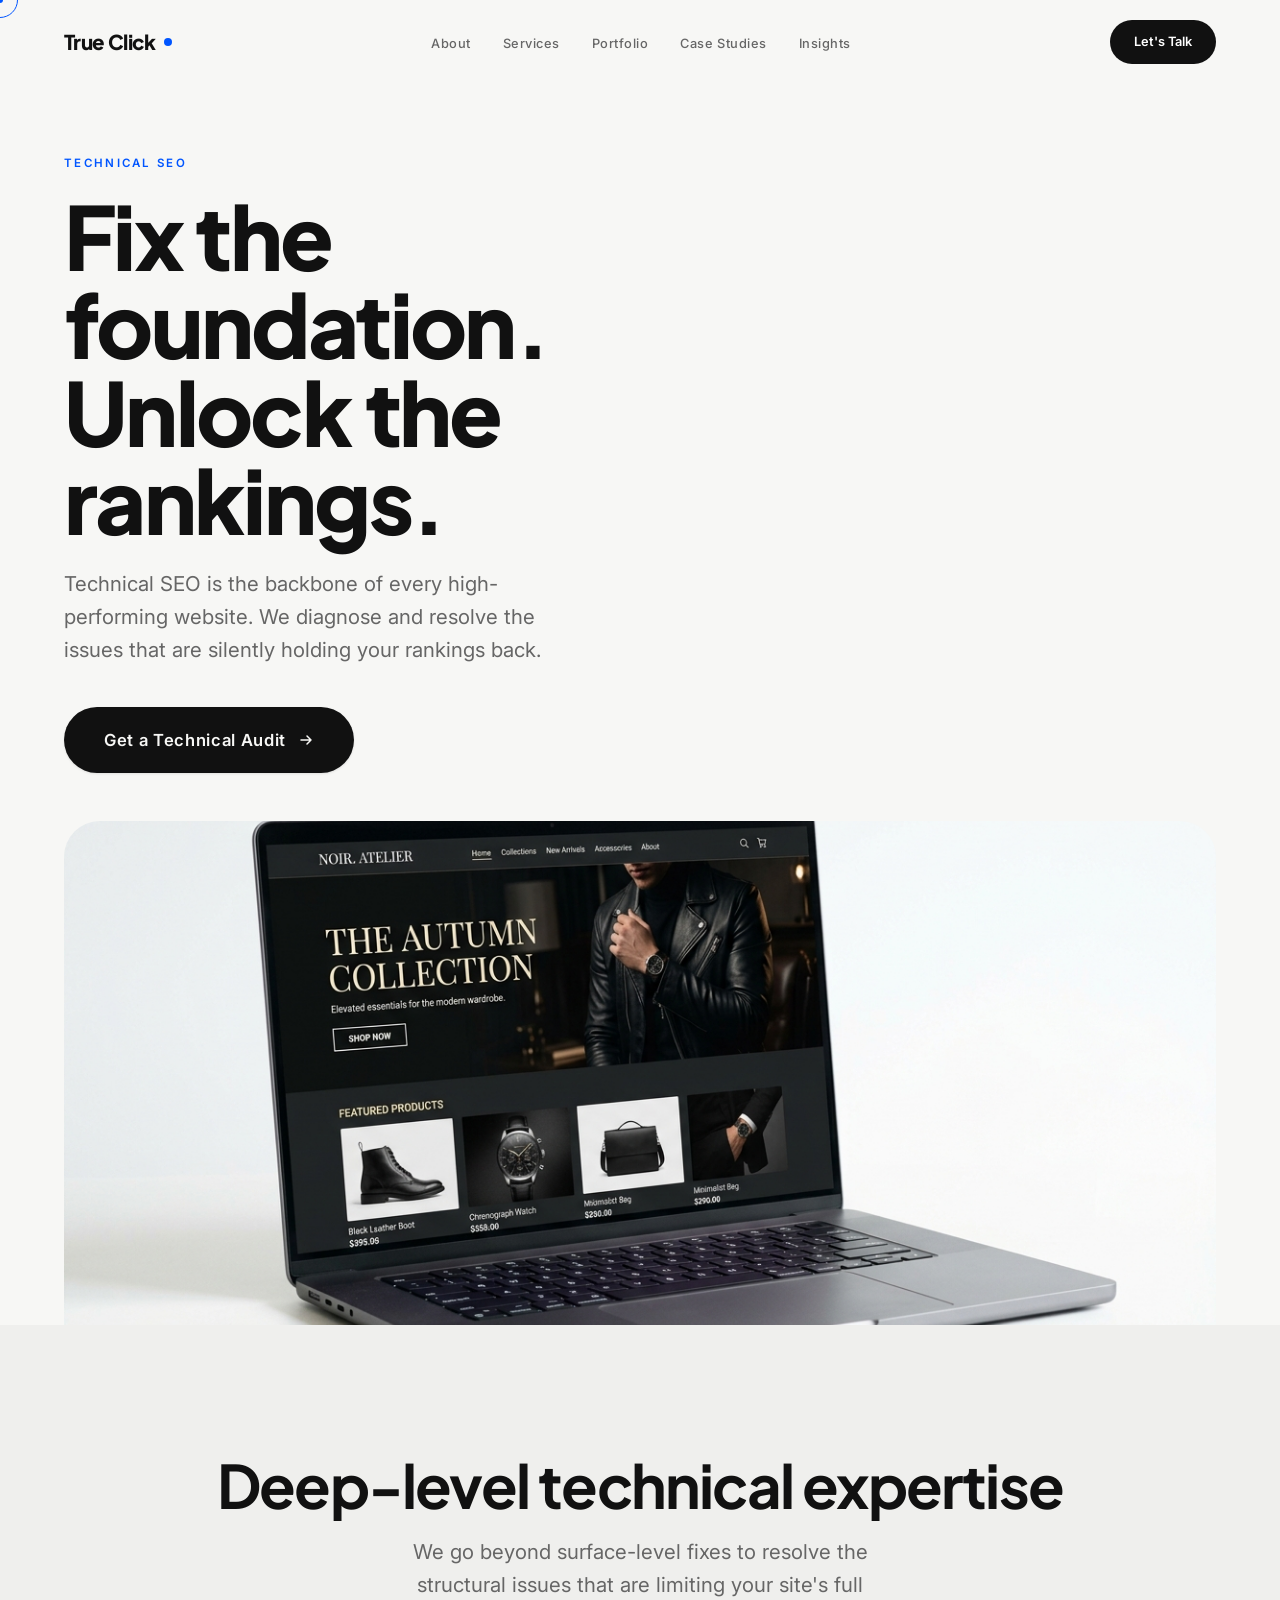
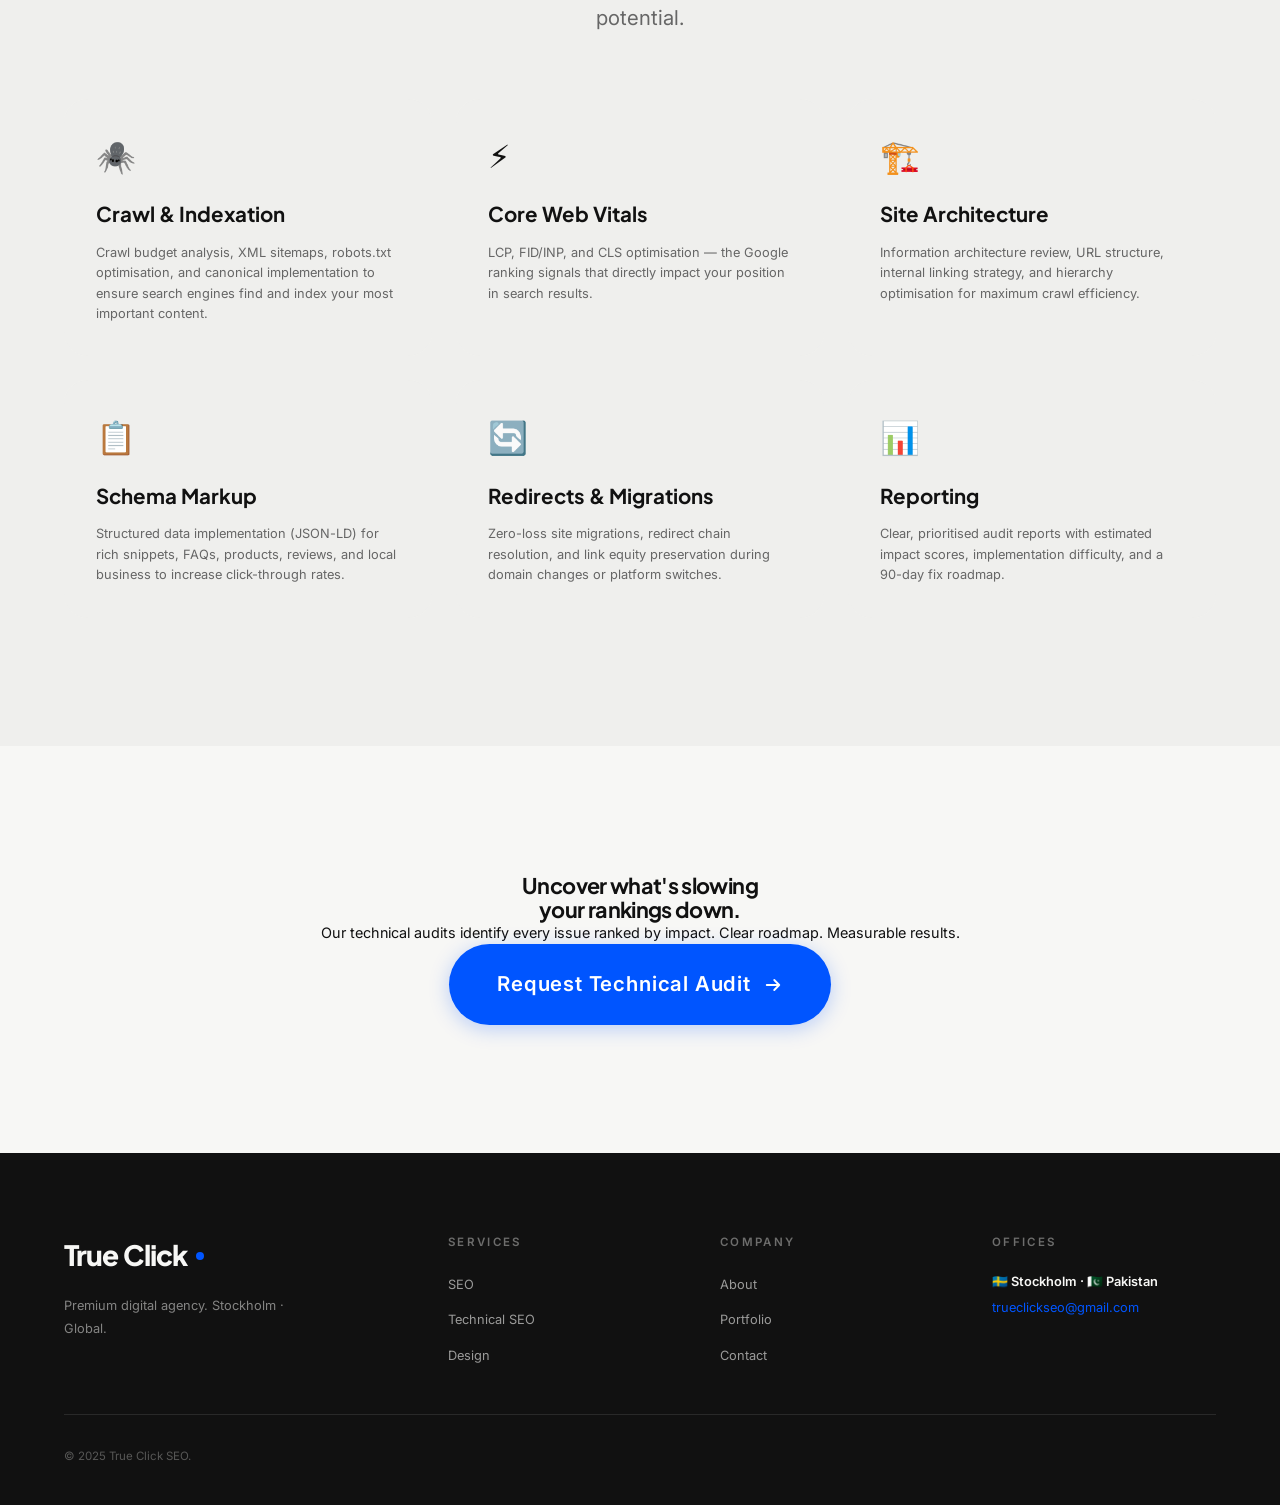
<file: technical-seo.html>
<!DOCTYPE html>
<html lang="en">
<head>
  <meta charset="UTF-8" /><meta name="viewport" content="width=device-width, initial-scale=1.0" />
  <meta name="description" content="Technical SEO services — site audits, Core Web Vitals, crawl optimization, schema markup, and indexation strategy from True Click SEO." />
  <title>Technical SEO — True Click SEO</title>
  <link rel="preconnect" href="https://fonts.googleapis.com" /><link rel="preconnect" href="https://fonts.gstatic.com" crossorigin />
  <link href="https://fonts.googleapis.com/css2?family=Plus+Jakarta+Sans:ital,wght@0,400;0,500;0,600;0,700;0,800;1,400&family=Inter:wght@400;500;600&display=swap" rel="stylesheet" />
  <link rel="stylesheet" href="css/reset.css" /><link rel="stylesheet" href="css/tokens.css" /><link rel="stylesheet" href="css/animations.css" /><link rel="stylesheet" href="css/layout.css" /><link rel="stylesheet" href="css/components.css" /><link rel="stylesheet" href="css/pages/inner.css" />
</head>
<body>
  <div id="scroll-progress" aria-hidden="true"></div><div id="cursor-dot" aria-hidden="true"></div><div id="cursor-ring" aria-hidden="true"></div><div id="page-transition" aria-hidden="true"></div>
  <nav class="nav"><div class="container"><div class="nav__inner"><a href="/" class="nav__logo">True Click<span class="nav__logo-dot"></span></a><ul class="nav__links"><li><a href="about" class="nav__link">About</a></li><li><a href="services" class="nav__link active">Services</a></li><li><a href="portfolio" class="nav__link">Portfolio</a></li><li><a href="case-studies" class="nav__link">Case Studies</a></li><li><a href="insights" class="nav__link">Insights</a></li></ul><a href="contact" class="nav__cta magnetic">Let's Talk</a><button class="nav__hamburger" id="hamburger" aria-label="Open menu"><span></span><span></span><span></span></button></div></div></nav>
  <div class="nav__mobile" id="mobile-menu"><a href="/" class="nav__mobile-link">Home</a><a href="services" class="nav__mobile-link">Services</a><a href="contact" class="nav__mobile-link">Contact</a></div>

  <main id="main">
    <section class="service-hero">
      <div class="container">
        <div class="reveal"><span class="label label--accent" style="display:block;margin-bottom:var(--space-5)">Technical SEO</span>
          <h1 style="font-size:var(--text-4xl);font-weight:800;letter-spacing:-0.03em;line-height:1.0;margin-bottom:var(--space-6);max-width:700px">Fix the foundation. Unlock the rankings.</h1>
          <p style="font-size:var(--text-lg);color:var(--color-muted);max-width:520px;margin-bottom:var(--space-10)">Technical SEO is the backbone of every high-performing website. We diagnose and resolve the issues that are silently holding your rankings back.</p>
          <span class="magnetic"><a href="contact" class="btn btn--primary btn--lg" id="tseo-cta">Get a Technical Audit <svg width="16" height="16" viewBox="0 0 16 16" fill="none"><path d="M3 8h10M9 4l4 4-4 4" stroke="currentColor" stroke-width="1.5" stroke-linecap="round" stroke-linejoin="round"/></svg></a></span>
        </div>
        <img src="assets/images/project-1.jpg" alt="Technical SEO audit dashboard" class="service-hero__image reveal-scale" loading="lazy" />
      </div>
    </section>

    <section class="section" style="background:var(--color-surface)"><div class="container">
      <div class="section-header section-header--center reveal"><h2 class="section-header__title">Deep-level technical expertise</h2><p class="section-header__desc">We go beyond surface-level fixes to resolve the structural issues that are limiting your site's full potential.</p></div>
      <div class="features-grid stagger">
        <div class="feature-card"><div class="feature-card__icon">🕷️</div><div class="feature-card__title">Crawl & Indexation</div><div class="feature-card__desc">Crawl budget analysis, XML sitemaps, robots.txt optimisation, and canonical implementation to ensure search engines find and index your most important content.</div></div>
        <div class="feature-card"><div class="feature-card__icon">⚡</div><div class="feature-card__title">Core Web Vitals</div><div class="feature-card__desc">LCP, FID/INP, and CLS optimisation — the Google ranking signals that directly impact your position in search results.</div></div>
        <div class="feature-card"><div class="feature-card__icon">🏗️</div><div class="feature-card__title">Site Architecture</div><div class="feature-card__desc">Information architecture review, URL structure, internal linking strategy, and hierarchy optimisation for maximum crawl efficiency.</div></div>
        <div class="feature-card"><div class="feature-card__icon">📋</div><div class="feature-card__title">Schema Markup</div><div class="feature-card__desc">Structured data implementation (JSON-LD) for rich snippets, FAQs, products, reviews, and local business to increase click-through rates.</div></div>
        <div class="feature-card"><div class="feature-card__icon">🔄</div><div class="feature-card__title">Redirects & Migrations</div><div class="feature-card__desc">Zero-loss site migrations, redirect chain resolution, and link equity preservation during domain changes or platform switches.</div></div>
        <div class="feature-card"><div class="feature-card__icon">📊</div><div class="feature-card__title">Reporting</div><div class="feature-card__desc">Clear, prioritised audit reports with estimated impact scores, implementation difficulty, and a 90-day fix roadmap.</div></div>
      </div>
    </div></section>

    <section class="section cta-section"><div class="cta-section__bg"></div>
      <div class="container" style="position:relative;z-index:1;text-align:center"><div class="reveal">
        <h2 class="cta-section__headline">Uncover what's slowing<br>your rankings down.</h2>
        <p class="cta-section__sub">Our technical audits identify every issue ranked by impact. Clear roadmap. Measurable results.</p>
        <span class="magnetic"><a href="contact" class="btn btn--accent btn--xl" id="tseo-cta-bottom">Request Technical Audit <svg width="20" height="20" viewBox="0 0 16 16" fill="none"><path d="M3 8h10M9 4l4 4-4 4" stroke="currentColor" stroke-width="1.5" stroke-linecap="round" stroke-linejoin="round"/></svg></a></span>
      </div></div>
    </section>
  </main>

  <footer class="footer"><div class="container"><div class="footer__top"><div><div class="footer__brand-name">True Click<span class="nav__logo-dot" style="background:var(--color-accent)"></span></div><p class="footer__tagline">Premium digital agency. Stockholm · Global.</p></div><div><div class="footer__col-title">Services</div><ul class="footer__links"><li><a href="seo" class="footer__link">SEO</a></li><li><a href="technical-seo" class="footer__link">Technical SEO</a></li><li><a href="website-design" class="footer__link">Design</a></li></ul></div><div><div class="footer__col-title">Company</div><ul class="footer__links"><li><a href="about" class="footer__link">About</a></li><li><a href="portfolio" class="footer__link">Portfolio</a></li><li><a href="contact" class="footer__link">Contact</a></li></ul></div><div><div class="footer__col-title">Offices</div><div class="footer__office-name">🇸🇪 Stockholm · 🇵🇰 Pakistan</div><div class="footer__office-addr"><a href="mailto:trueclickseo@gmail.com">trueclickseo@gmail.com</a></div></div></div><div class="footer__bottom"><p class="footer__copy">© 2025 True Click SEO.</p></div></div></footer>
  <script src="js/main.js" defer></script><script src="js/animations.js" defer></script><script src="js/cursor.js" defer></script>
</body>
</html>
</file>
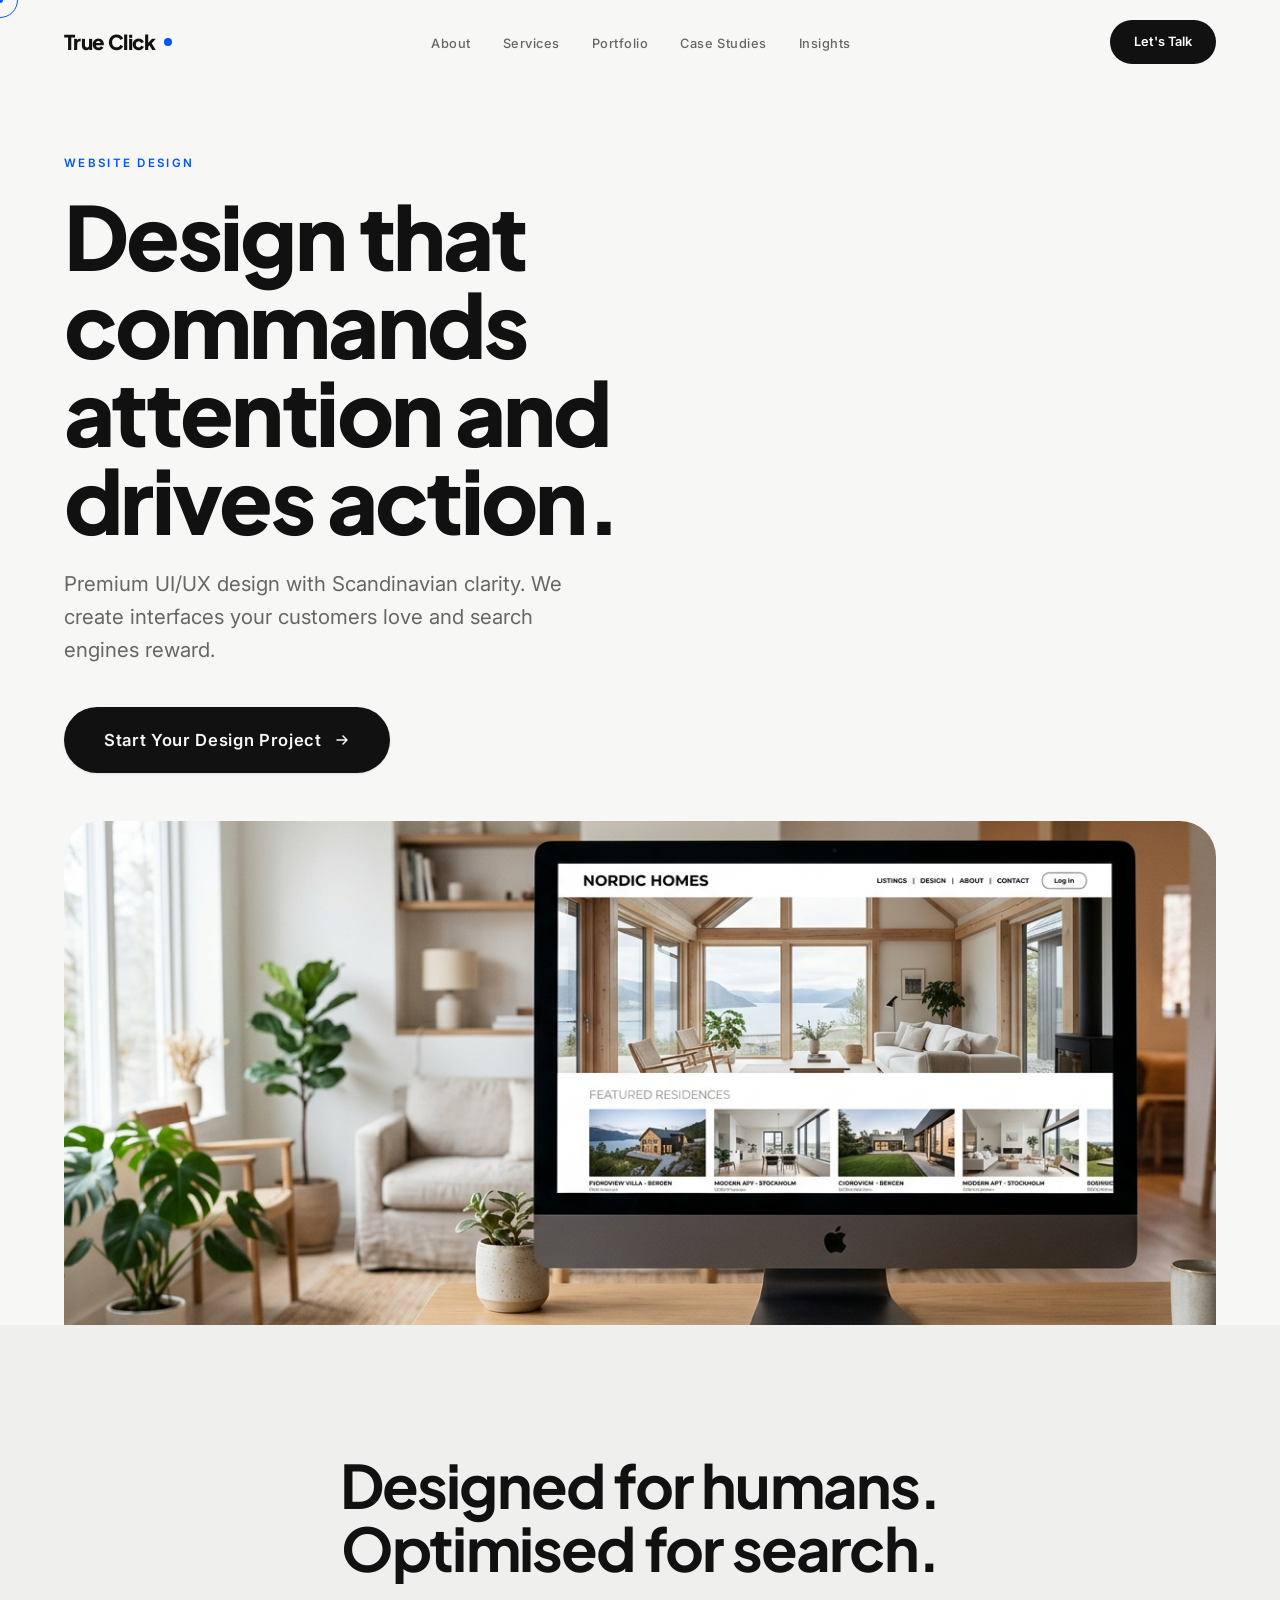
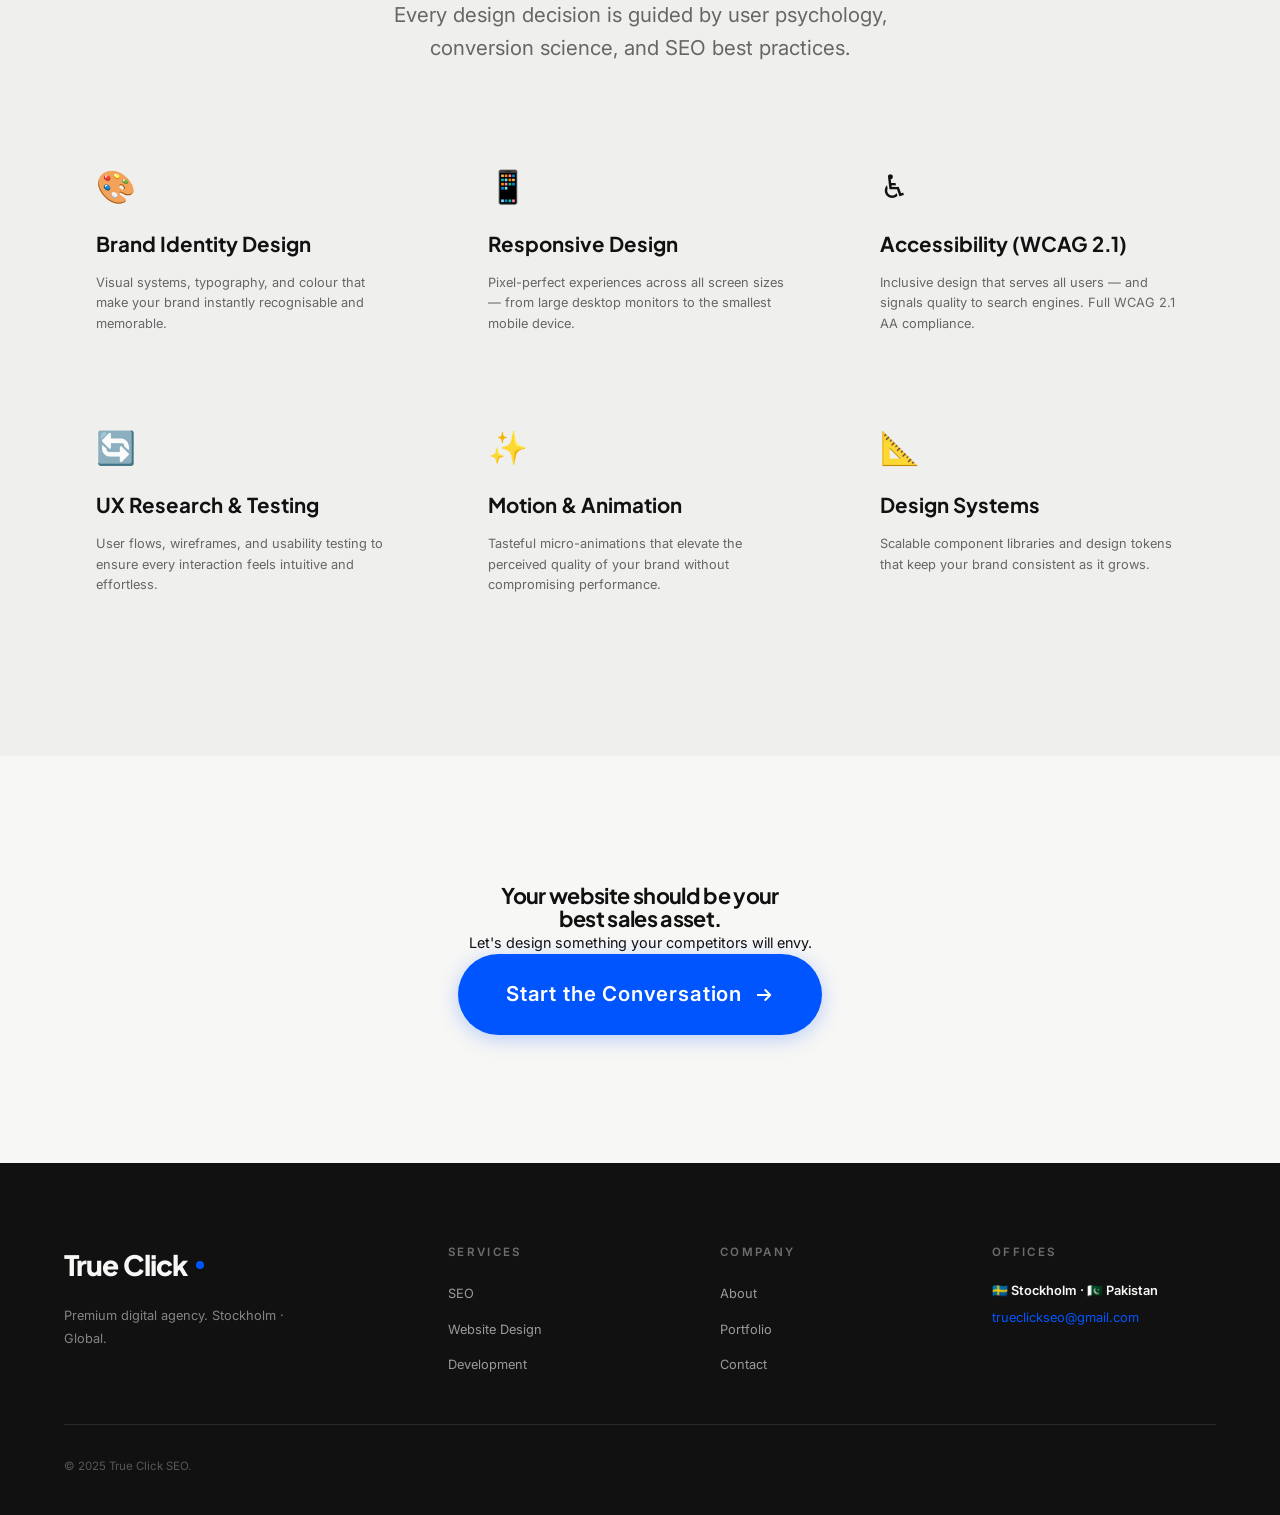
<file: website-design.html>
<!DOCTYPE html>
<html lang="en">
<head>
  <meta charset="UTF-8" /><meta name="viewport" content="width=device-width, initial-scale=1.0" />
  <meta name="description" content="Website design services from True Click SEO — premium UI/UX design with Scandinavian aesthetics, tailored for conversion and brand elevation." />
  <title>Website Design — True Click SEO</title>
  <link rel="preconnect" href="https://fonts.googleapis.com" /><link rel="preconnect" href="https://fonts.gstatic.com" crossorigin />
  <link href="https://fonts.googleapis.com/css2?family=Plus+Jakarta+Sans:ital,wght@0,400;0,500;0,600;0,700;0,800;1,400&family=Inter:wght@400;500;600&display=swap" rel="stylesheet" />
  <link rel="stylesheet" href="css/reset.css" /><link rel="stylesheet" href="css/tokens.css" /><link rel="stylesheet" href="css/animations.css" /><link rel="stylesheet" href="css/layout.css" /><link rel="stylesheet" href="css/components.css" /><link rel="stylesheet" href="css/pages/inner.css" />
</head>
<body>
  <div id="scroll-progress" aria-hidden="true"></div><div id="cursor-dot" aria-hidden="true"></div><div id="cursor-ring" aria-hidden="true"></div><div id="page-transition" aria-hidden="true"></div>
  <nav class="nav"><div class="container"><div class="nav__inner"><a href="/" class="nav__logo">True Click<span class="nav__logo-dot"></span></a><ul class="nav__links"><li><a href="about" class="nav__link">About</a></li><li><a href="services" class="nav__link active">Services</a></li><li><a href="portfolio" class="nav__link">Portfolio</a></li><li><a href="case-studies" class="nav__link">Case Studies</a></li><li><a href="insights" class="nav__link">Insights</a></li></ul><a href="contact" class="nav__cta magnetic">Let's Talk</a><button class="nav__hamburger" id="hamburger" aria-label="Open menu"><span></span><span></span><span></span></button></div></div></nav>
  <div class="nav__mobile" id="mobile-menu"><a href="/" class="nav__mobile-link">Home</a><a href="services" class="nav__mobile-link">Services</a><a href="contact" class="nav__mobile-link">Contact</a></div>

  <main id="main">
    <section class="service-hero">
      <div class="container">
        <div class="reveal"><span class="label label--accent" style="display:block;margin-bottom:var(--space-5)">Website Design</span>
          <h1 style="font-size:var(--text-4xl);font-weight:800;letter-spacing:-0.03em;line-height:1.0;margin-bottom:var(--space-6);max-width:700px">Design that commands attention and drives action.</h1>
          <p style="font-size:var(--text-lg);color:var(--color-muted);max-width:520px;margin-bottom:var(--space-10)">Premium UI/UX design with Scandinavian clarity. We create interfaces your customers love and search engines reward.</p>
          <span class="magnetic"><a href="contact" class="btn btn--primary btn--lg" id="design-cta">Start Your Design Project <svg width="16" height="16" viewBox="0 0 16 16" fill="none"><path d="M3 8h10M9 4l4 4-4 4" stroke="currentColor" stroke-width="1.5" stroke-linecap="round" stroke-linejoin="round"/></svg></a></span>
        </div>
        <img src="assets/images/project-2.jpg" alt="Premium website design mockup" class="service-hero__image reveal-scale" loading="lazy" />
      </div>
    </section>

    <section class="section" style="background:var(--color-surface)"><div class="container">
      <div class="section-header section-header--center reveal"><h2 class="section-header__title">Designed for humans.<br>Optimised for search.</h2><p class="section-header__desc">Every design decision is guided by user psychology, conversion science, and SEO best practices.</p></div>
      <div class="features-grid stagger">
        <div class="feature-card"><div class="feature-card__icon">🎨</div><div class="feature-card__title">Brand Identity Design</div><div class="feature-card__desc">Visual systems, typography, and colour that make your brand instantly recognisable and memorable.</div></div>
        <div class="feature-card"><div class="feature-card__icon">📱</div><div class="feature-card__title">Responsive Design</div><div class="feature-card__desc">Pixel-perfect experiences across all screen sizes — from large desktop monitors to the smallest mobile device.</div></div>
        <div class="feature-card"><div class="feature-card__icon">♿</div><div class="feature-card__title">Accessibility (WCAG 2.1)</div><div class="feature-card__desc">Inclusive design that serves all users — and signals quality to search engines. Full WCAG 2.1 AA compliance.</div></div>
        <div class="feature-card"><div class="feature-card__icon">🔄</div><div class="feature-card__title">UX Research & Testing</div><div class="feature-card__desc">User flows, wireframes, and usability testing to ensure every interaction feels intuitive and effortless.</div></div>
        <div class="feature-card"><div class="feature-card__icon">✨</div><div class="feature-card__title">Motion & Animation</div><div class="feature-card__desc">Tasteful micro-animations that elevate the perceived quality of your brand without compromising performance.</div></div>
        <div class="feature-card"><div class="feature-card__icon">📐</div><div class="feature-card__title">Design Systems</div><div class="feature-card__desc">Scalable component libraries and design tokens that keep your brand consistent as it grows.</div></div>
      </div>
    </div></section>

    <section class="section cta-section"><div class="cta-section__bg"></div>
      <div class="container" style="position:relative;z-index:1;text-align:center"><div class="reveal">
        <h2 class="cta-section__headline">Your website should be your<br>best sales asset.</h2>
        <p class="cta-section__sub">Let's design something your competitors will envy.</p>
        <span class="magnetic"><a href="contact" class="btn btn--accent btn--xl" id="design-cta-bottom">Start the Conversation <svg width="20" height="20" viewBox="0 0 16 16" fill="none"><path d="M3 8h10M9 4l4 4-4 4" stroke="currentColor" stroke-width="1.5" stroke-linecap="round" stroke-linejoin="round"/></svg></a></span>
      </div></div>
    </section>
  </main>

  <footer class="footer"><div class="container"><div class="footer__top"><div><div class="footer__brand-name">True Click<span class="nav__logo-dot" style="background:var(--color-accent)"></span></div><p class="footer__tagline">Premium digital agency. Stockholm · Global.</p></div><div><div class="footer__col-title">Services</div><ul class="footer__links"><li><a href="seo" class="footer__link">SEO</a></li><li><a href="website-design" class="footer__link">Website Design</a></li><li><a href="website-development" class="footer__link">Development</a></li></ul></div><div><div class="footer__col-title">Company</div><ul class="footer__links"><li><a href="about" class="footer__link">About</a></li><li><a href="portfolio" class="footer__link">Portfolio</a></li><li><a href="contact" class="footer__link">Contact</a></li></ul></div><div><div class="footer__col-title">Offices</div><div class="footer__office-name">🇸🇪 Stockholm · 🇵🇰 Pakistan</div><div class="footer__office-addr"><a href="mailto:trueclickseo@gmail.com">trueclickseo@gmail.com</a></div></div></div><div class="footer__bottom"><p class="footer__copy">© 2025 True Click SEO.</p></div></div></footer>
  <script src="js/main.js" defer></script><script src="js/animations.js" defer></script><script src="js/cursor.js" defer></script>
</body>
</html>
</file>
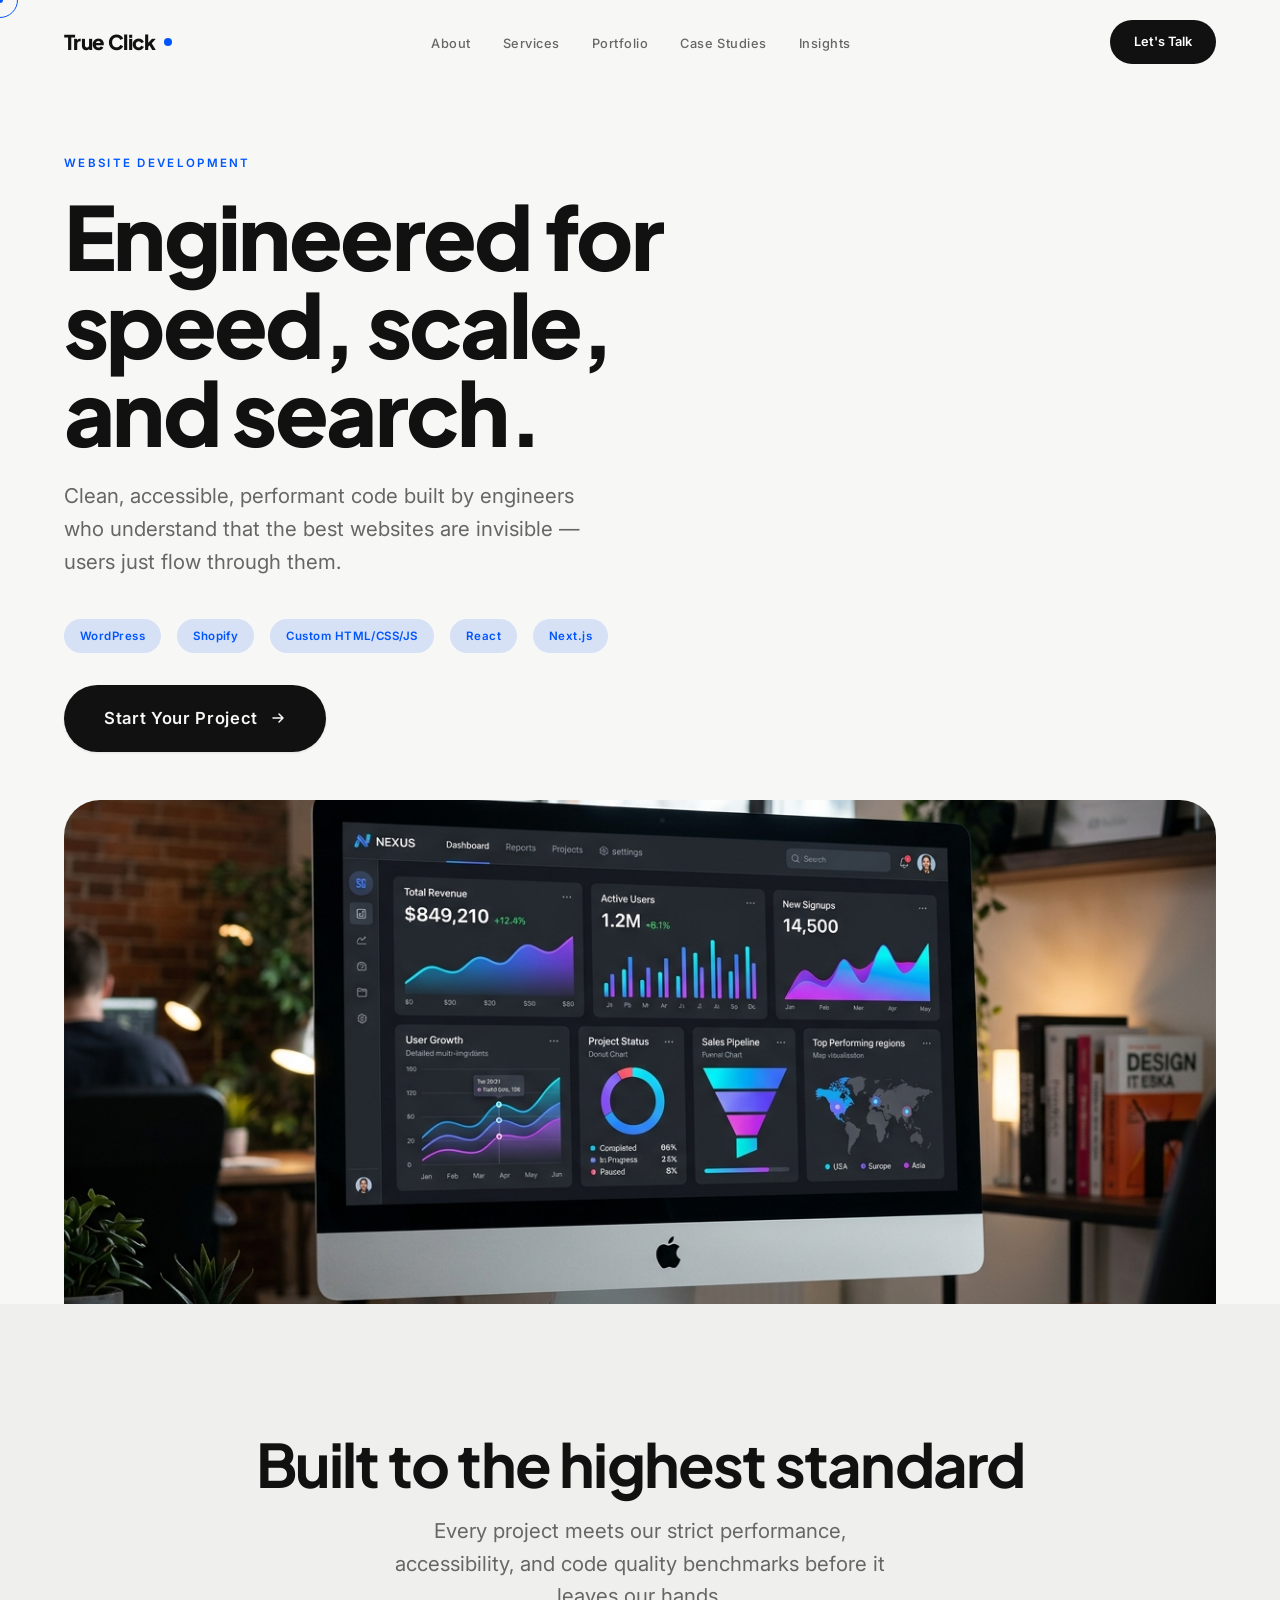
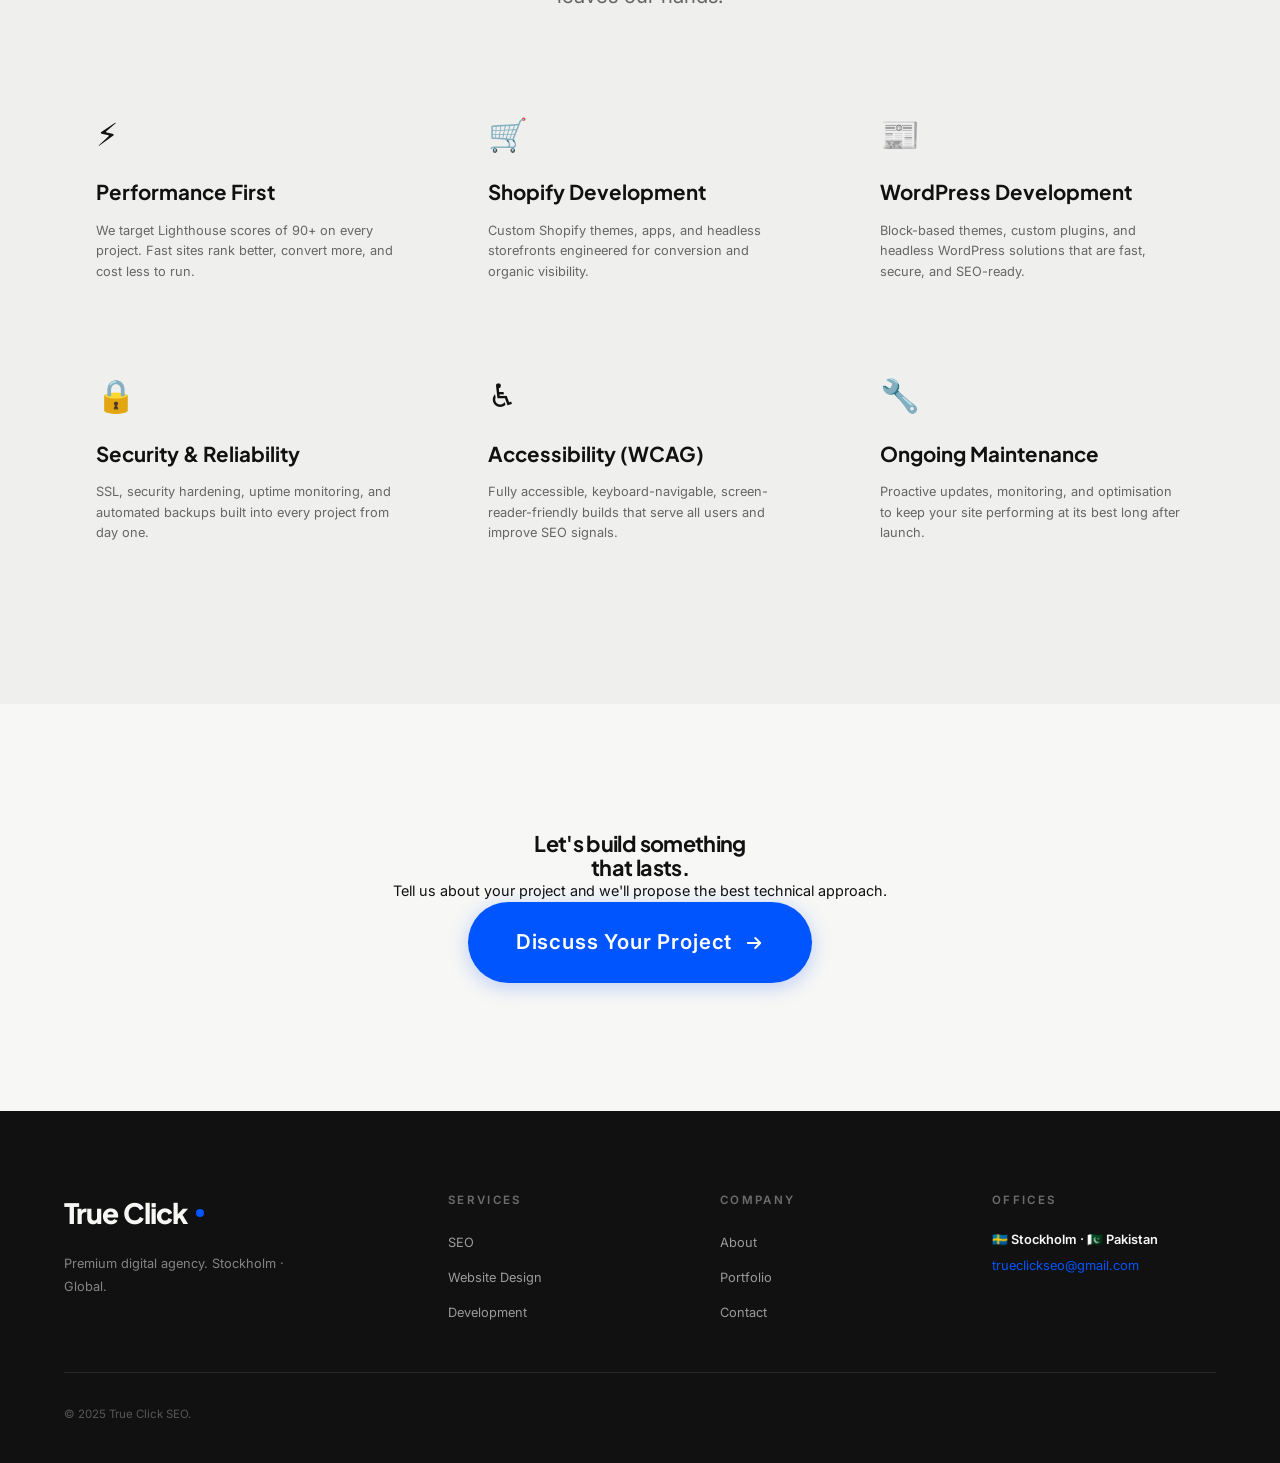
<file: website-development.html>
<!DOCTYPE html>
<html lang="en">
<head>
  <meta charset="UTF-8" /><meta name="viewport" content="width=device-width, initial-scale=1.0" />
  <meta name="description" content="Website development services — True Click SEO builds fast, accessible, SEO-first websites. WordPress, Shopify, and custom development from Stockholm." />
  <title>Website Development — True Click SEO</title>
  <link rel="preconnect" href="https://fonts.googleapis.com" /><link rel="preconnect" href="https://fonts.gstatic.com" crossorigin />
  <link href="https://fonts.googleapis.com/css2?family=Plus+Jakarta+Sans:ital,wght@0,400;0,500;0,600;0,700;0,800;1,400&family=Inter:wght@400;500;600&display=swap" rel="stylesheet" />
  <link rel="stylesheet" href="css/reset.css" /><link rel="stylesheet" href="css/tokens.css" /><link rel="stylesheet" href="css/animations.css" /><link rel="stylesheet" href="css/layout.css" /><link rel="stylesheet" href="css/components.css" /><link rel="stylesheet" href="css/pages/inner.css" />
</head>
<body>
  <div id="scroll-progress" aria-hidden="true"></div><div id="cursor-dot" aria-hidden="true"></div><div id="cursor-ring" aria-hidden="true"></div><div id="page-transition" aria-hidden="true"></div>
  <nav class="nav"><div class="container"><div class="nav__inner"><a href="/" class="nav__logo">True Click<span class="nav__logo-dot"></span></a><ul class="nav__links"><li><a href="about" class="nav__link">About</a></li><li><a href="services" class="nav__link active">Services</a></li><li><a href="portfolio" class="nav__link">Portfolio</a></li><li><a href="case-studies" class="nav__link">Case Studies</a></li><li><a href="insights" class="nav__link">Insights</a></li></ul><a href="contact" class="nav__cta magnetic">Let's Talk</a><button class="nav__hamburger" id="hamburger" aria-label="Open menu"><span></span><span></span><span></span></button></div></div></nav>
  <div class="nav__mobile" id="mobile-menu"><a href="/" class="nav__mobile-link">Home</a><a href="services" class="nav__mobile-link">Services</a><a href="contact" class="nav__mobile-link">Contact</a></div>

  <main id="main">
    <section class="service-hero">
      <div class="container">
        <div class="reveal"><span class="label label--accent" style="display:block;margin-bottom:var(--space-5)">Website Development</span>
          <h1 style="font-size:var(--text-4xl);font-weight:800;letter-spacing:-0.03em;line-height:1.0;margin-bottom:var(--space-6);max-width:700px">Engineered for speed, scale, and search.</h1>
          <p style="font-size:var(--text-lg);color:var(--color-muted);max-width:520px;margin-bottom:var(--space-10)">Clean, accessible, performant code built by engineers who understand that the best websites are invisible — users just flow through them.</p>
          <div style="display:flex;gap:var(--space-4);flex-wrap:wrap">
            <span class="badge badge--accent">WordPress</span><span class="badge badge--accent">Shopify</span><span class="badge badge--accent">Custom HTML/CSS/JS</span><span class="badge badge--accent">React</span><span class="badge badge--accent">Next.js</span>
          </div>
          <div style="margin-top:var(--space-8)"><span class="magnetic"><a href="contact" class="btn btn--primary btn--lg" id="dev-cta">Start Your Project <svg width="16" height="16" viewBox="0 0 16 16" fill="none"><path d="M3 8h10M9 4l4 4-4 4" stroke="currentColor" stroke-width="1.5" stroke-linecap="round" stroke-linejoin="round"/></svg></a></span></div>
        </div>
        <img src="assets/images/project-3.jpg" alt="Website development illustration" class="service-hero__image reveal-scale" loading="lazy" />
      </div>
    </section>

    <section class="section" style="background:var(--color-surface)"><div class="container">
      <div class="section-header section-header--center reveal"><h2 class="section-header__title">Built to the highest standard</h2><p class="section-header__desc">Every project meets our strict performance, accessibility, and code quality benchmarks before it leaves our hands.</p></div>
      <div class="features-grid stagger">
        <div class="feature-card"><div class="feature-card__icon">⚡</div><div class="feature-card__title">Performance First</div><div class="feature-card__desc">We target Lighthouse scores of 90+ on every project. Fast sites rank better, convert more, and cost less to run.</div></div>
        <div class="feature-card"><div class="feature-card__icon">🛒</div><div class="feature-card__title">Shopify Development</div><div class="feature-card__desc">Custom Shopify themes, apps, and headless storefronts engineered for conversion and organic visibility.</div></div>
        <div class="feature-card"><div class="feature-card__icon">📰</div><div class="feature-card__title">WordPress Development</div><div class="feature-card__desc">Block-based themes, custom plugins, and headless WordPress solutions that are fast, secure, and SEO-ready.</div></div>
        <div class="feature-card"><div class="feature-card__icon">🔒</div><div class="feature-card__title">Security & Reliability</div><div class="feature-card__desc">SSL, security hardening, uptime monitoring, and automated backups built into every project from day one.</div></div>
        <div class="feature-card"><div class="feature-card__icon">♿</div><div class="feature-card__title">Accessibility (WCAG)</div><div class="feature-card__desc">Fully accessible, keyboard-navigable, screen-reader-friendly builds that serve all users and improve SEO signals.</div></div>
        <div class="feature-card"><div class="feature-card__icon">🔧</div><div class="feature-card__title">Ongoing Maintenance</div><div class="feature-card__desc">Proactive updates, monitoring, and optimisation to keep your site performing at its best long after launch.</div></div>
      </div>
    </div></section>

    <section class="section cta-section"><div class="cta-section__bg"></div>
      <div class="container" style="position:relative;z-index:1;text-align:center"><div class="reveal">
        <h2 class="cta-section__headline">Let's build something<br>that lasts.</h2>
        <p class="cta-section__sub">Tell us about your project and we'll propose the best technical approach.</p>
        <span class="magnetic"><a href="contact" class="btn btn--accent btn--xl" id="dev-cta-bottom">Discuss Your Project <svg width="20" height="20" viewBox="0 0 16 16" fill="none"><path d="M3 8h10M9 4l4 4-4 4" stroke="currentColor" stroke-width="1.5" stroke-linecap="round" stroke-linejoin="round"/></svg></a></span>
      </div></div>
    </section>
  </main>

  <footer class="footer"><div class="container"><div class="footer__top"><div><div class="footer__brand-name">True Click<span class="nav__logo-dot" style="background:var(--color-accent)"></span></div><p class="footer__tagline">Premium digital agency. Stockholm · Global.</p></div><div><div class="footer__col-title">Services</div><ul class="footer__links"><li><a href="seo" class="footer__link">SEO</a></li><li><a href="website-design" class="footer__link">Website Design</a></li><li><a href="website-development" class="footer__link">Development</a></li></ul></div><div><div class="footer__col-title">Company</div><ul class="footer__links"><li><a href="about" class="footer__link">About</a></li><li><a href="portfolio" class="footer__link">Portfolio</a></li><li><a href="contact" class="footer__link">Contact</a></li></ul></div><div><div class="footer__col-title">Offices</div><div class="footer__office-name">🇸🇪 Stockholm · 🇵🇰 Pakistan</div><div class="footer__office-addr"><a href="mailto:trueclickseo@gmail.com">trueclickseo@gmail.com</a></div></div></div><div class="footer__bottom"><p class="footer__copy">© 2025 True Click SEO.</p></div></div></footer>
  <script src="js/main.js" defer></script><script src="js/animations.js" defer></script><script src="js/cursor.js" defer></script>
</body>
</html>
</file>
<file: css/tokens.css>
/* ============================================
   TOKENS.CSS — True Click SEO
   Design system tokens — single source of truth
   ============================================ */

:root {

  /* ── Colors ────────────────────────────────── */
  --color-bg:        #F7F7F5;
  --color-bg-dark:   #0E0E0C;
  --color-surface:   #EFEFED;
  --color-surface-2: #E8E8E6;
  --color-text:      #111111;
  --color-muted:     #666666;
  --color-subtle:    #999999;
  --color-border:    #E0E0DE;
  --color-accent:    #0055FF;
  --color-accent-dim:#0055FF22;
  --color-white:     #FFFFFF;
  --color-invert-bg: #111111;
  --color-invert-text: #F7F7F5;

  /* ── Typography ─────────────────────────────── */
  --font-display: 'Plus Jakarta Sans', 'Inter', sans-serif;
  --font-body:    'Inter', system-ui, sans-serif;
  --font-mono:    'JetBrains Mono', 'Courier New', monospace;

  /* Fluid type scale — clamp(min, fluid, max) */
  --text-xs:   clamp(0.7rem,  0.9vw, 0.8rem);
  --text-sm:   clamp(0.8rem,  1.0vw, 0.9rem);
  --text-base: clamp(0.9rem,  1.1vw, 1rem);
  --text-md:   clamp(1rem,    1.3vw, 1.125rem);
  --text-lg:   clamp(1.125rem,1.6vw, 1.375rem);
  --text-xl:   clamp(1.375rem,2.2vw, 1.75rem);
  --text-2xl:  clamp(1.75rem, 3.2vw, 2.5rem);
  --text-3xl:  clamp(2.25rem, 5vw,   3.75rem);
  --text-4xl:  clamp(3rem,    7vw,   5.5rem);
  --text-hero: clamp(3.5rem,  9vw,   8rem);

  --weight-regular: 400;
  --weight-medium:  500;
  --weight-semibold:600;
  --weight-bold:    700;
  --weight-black:   800;

  --leading-tight:  1.1;
  --leading-snug:   1.3;
  --leading-normal: 1.6;
  --leading-loose:  1.8;

  --tracking-tight:  -0.03em;
  --tracking-normal:  0em;
  --tracking-wide:    0.04em;
  --tracking-wider:   0.1em;
  --tracking-widest:  0.2em;

  /* ── Spacing ─────────────────────────────────── */
  --space-1:  0.25rem;
  --space-2:  0.5rem;
  --space-3:  0.75rem;
  --space-4:  1rem;
  --space-5:  1.25rem;
  --space-6:  1.5rem;
  --space-8:  2rem;
  --space-10: 2.5rem;
  --space-12: 3rem;
  --space-16: 4rem;
  --space-20: 5rem;
  --space-24: 6rem;
  --space-32: 8rem;
  --space-40: 10rem;
  --space-48: 12rem;

  /* Section vertical padding */
  --section-py: clamp(5rem, 10vw, 9rem);

  /* ── Layout ──────────────────────────────────── */
  --container-sm:  640px;
  --container-md:  800px;
  --container-lg:  1100px;
  --container-xl:  1280px;
  --container-2xl: 1440px;
  --container-pad: clamp(1.25rem, 5vw, 4rem);

  /* ── Borders & Radius ────────────────────────── */
  --radius-sm:   4px;
  --radius-md:   8px;
  --radius-lg:   16px;
  --radius-xl:   24px;
  --radius-2xl:  36px;
  --radius-full: 9999px;
  --border-thin: 1px solid var(--color-border);

  /* ── Shadows ─────────────────────────────────── */
  --shadow-sm:  0 1px 3px rgba(0,0,0,0.06), 0 1px 2px rgba(0,0,0,0.04);
  --shadow-md:  0 4px 16px rgba(0,0,0,0.08), 0 2px 6px rgba(0,0,0,0.04);
  --shadow-lg:  0 16px 48px rgba(0,0,0,0.10), 0 4px 12px rgba(0,0,0,0.06);
  --shadow-xl:  0 32px 80px rgba(0,0,0,0.14), 0 8px 24px rgba(0,0,0,0.06);

  /* ── Motion ──────────────────────────────────── */
  --ease-out-expo:  cubic-bezier(0.16, 1, 0.3, 1);
  --ease-in-out:    cubic-bezier(0.4, 0, 0.2, 1);
  --ease-spring:    cubic-bezier(0.34, 1.56, 0.64, 1);
  --ease-sharp:     cubic-bezier(0.7, 0, 0.3, 1);

  --dur-fast:  180ms;
  --dur-med:   360ms;
  --dur-slow:  600ms;
  --dur-xslow: 900ms;

  --transition-fast: var(--dur-fast) var(--ease-out-expo);
  --transition-med:  var(--dur-med)  var(--ease-out-expo);
  --transition-slow: var(--dur-slow) var(--ease-out-expo);

  /* ── Z-index ─────────────────────────────────── */
  --z-base:       0;
  --z-raised:     10;
  --z-dropdown:   100;
  --z-sticky:     200;
  --z-overlay:    300;
  --z-modal:      400;
  --z-cursor:     999;
  --z-transition: 9999;
}
</file>
<file: css/animations.css>
/* ============================================
   ANIMATIONS.CSS — True Click SEO
   All keyframes and animation utility classes
   ============================================ */

/* ── Keyframes ──────────────────────────────── */

@keyframes fadeUp {
  from { opacity: 0; transform: translateY(40px); }
  to   { opacity: 1; transform: translateY(0); }
}

@keyframes fadeIn {
  from { opacity: 0; }
  to   { opacity: 1; }
}

@keyframes slideInLeft {
  from { opacity: 0; transform: translateX(-50px); }
  to   { opacity: 1; transform: translateX(0); }
}

@keyframes slideInRight {
  from { opacity: 0; transform: translateX(50px); }
  to   { opacity: 1; transform: translateX(0); }
}

@keyframes revealClip {
  from { clip-path: inset(0 100% 0 0); }
  to   { clip-path: inset(0 0% 0 0); }
}

@keyframes scaleIn {
  from { opacity: 0; transform: scale(0.9); }
  to   { opacity: 1; transform: scale(1); }
}

@keyframes float {
  0%, 100% { transform: translateY(0px) rotate(0deg); }
  33%       { transform: translateY(-18px) rotate(4deg); }
  66%       { transform: translateY(-9px) rotate(-2deg); }
}

@keyframes floatSlow {
  0%, 100% { transform: translateY(0px) rotate(0deg); }
  50%       { transform: translateY(-24px) rotate(6deg); }
}

@keyframes rotateSlow {
  from { transform: rotate(0deg); }
  to   { transform: rotate(360deg); }
}

@keyframes grain {
  0%, 100% { transform: translate(0, 0); }
  10%       { transform: translate(-2%, -3%); }
  20%       { transform: translate(3%, 2%); }
  30%       { transform: translate(-1%, 4%); }
  40%       { transform: translate(4%, -1%); }
  50%       { transform: translate(-3%, 3%); }
  60%       { transform: translate(2%, -4%); }
  70%       { transform: translate(-4%, 2%); }
  80%       { transform: translate(3%, -2%); }
  90%       { transform: translate(-2%, 4%); }
}

@keyframes pulseAccent {
  0%, 100% { box-shadow: 0 0 0 0 var(--color-accent-dim); }
  50%       { box-shadow: 0 0 0 12px transparent; }
}

@keyframes drawLine {
  from { stroke-dashoffset: 1000; }
  to   { stroke-dashoffset: 0; }
}

@keyframes counterUp {
  from { transform: translateY(100%); opacity: 0; }
  to   { transform: translateY(0);    opacity: 1; }
}

@keyframes shimmer {
  from { background-position: -200% center; }
  to   { background-position:  200% center; }
}

/* ── Scroll Reveal Classes ───────────────────── */
/* Applied via Intersection Observer in animations.js */

.reveal {
  opacity: 0;
  transform: translateY(50px);
  transition: opacity var(--dur-slow) var(--ease-out-expo),
              transform var(--dur-slow) var(--ease-out-expo);
}

.reveal.visible {
  opacity: 1;
  transform: translateY(0);
}

.reveal-left {
  opacity: 0;
  transform: translateX(-60px);
  transition: opacity var(--dur-slow) var(--ease-out-expo),
              transform var(--dur-slow) var(--ease-out-expo);
}

.reveal-left.visible {
  opacity: 1;
  transform: translateX(0);
}

.reveal-right {
  opacity: 0;
  transform: translateX(60px);
  transition: opacity var(--dur-slow) var(--ease-out-expo),
              transform var(--dur-slow) var(--ease-out-expo);
}

.reveal-right.visible {
  opacity: 1;
  transform: translateX(0);
}

.reveal-scale {
  opacity: 0;
  transform: scale(0.92);
  transition: opacity var(--dur-slow) var(--ease-out-expo),
              transform var(--dur-slow) var(--ease-out-expo);
}

.reveal-scale.visible {
  opacity: 1;
  transform: scale(1);
}

/* Stagger children */
.stagger > * {
  opacity: 0;
  transform: translateY(30px);
  transition: opacity var(--dur-slow) var(--ease-out-expo),
              transform var(--dur-slow) var(--ease-out-expo);
}

.stagger.visible > *:nth-child(1)  { opacity: 1; transform: none; transition-delay: 0ms; }
.stagger.visible > *:nth-child(2)  { opacity: 1; transform: none; transition-delay: 80ms; }
.stagger.visible > *:nth-child(3)  { opacity: 1; transform: none; transition-delay: 160ms; }
.stagger.visible > *:nth-child(4)  { opacity: 1; transform: none; transition-delay: 240ms; }
.stagger.visible > *:nth-child(5)  { opacity: 1; transform: none; transition-delay: 320ms; }
.stagger.visible > *:nth-child(6)  { opacity: 1; transform: none; transition-delay: 400ms; }
.stagger.visible > *:nth-child(7)  { opacity: 1; transform: none; transition-delay: 480ms; }
.stagger.visible > *:nth-child(8)  { opacity: 1; transform: none; transition-delay: 560ms; }

/* Text clip reveal */
.text-reveal-wrap {
  overflow: hidden;
  display: inline-block;
}

.text-reveal {
  display: inline-block;
  transform: translateY(110%);
  transition: transform var(--dur-slow) var(--ease-out-expo);
}

.text-reveal.visible {
  transform: translateY(0);
}

/* Line draw (SVG) */
.draw-line {
  stroke-dasharray: 1000;
  stroke-dashoffset: 1000;
  transition: stroke-dashoffset 1.2s var(--ease-out-expo);
}

.draw-line.visible {
  stroke-dashoffset: 0;
}
</file>
<file: css/layout.css>
/* ============================================
   LAYOUT.CSS — True Click SEO
   Container, grid, and layout utilities
   ============================================ */

/* ── Container ───────────────────────────────── */

.container {
  width: 100%;
  max-width: var(--container-xl);
  margin-inline: auto;
  padding-inline: var(--container-pad);
}

.container--sm  { max-width: var(--container-sm); }
.container--md  { max-width: var(--container-md); }
.container--lg  { max-width: var(--container-lg); }
.container--2xl { max-width: var(--container-2xl); }
.container--full { max-width: 100%; }

/* ── Section ──────────────────────────────────── */

.section {
  padding-block: var(--section-py);
}

.section--sm {
  padding-block: clamp(3rem, 6vw, 5rem);
}

.section--lg {
  padding-block: clamp(7rem, 14vw, 12rem);
}

/* ── Grid Utilities ───────────────────────────── */

.grid {
  display: grid;
  gap: var(--space-8);
}

.grid-2 { grid-template-columns: repeat(2, 1fr); }
.grid-3 { grid-template-columns: repeat(3, 1fr); }
.grid-4 { grid-template-columns: repeat(4, 1fr); }

.grid-auto-sm {
  grid-template-columns: repeat(auto-fit, minmax(240px, 1fr));
}

.grid-auto-md {
  grid-template-columns: repeat(auto-fit, minmax(300px, 1fr));
}

/* ── Flex Utilities ───────────────────────────── */

.flex          { display: flex; }
.flex-col      { display: flex; flex-direction: column; }
.flex-center   { display: flex; align-items: center; justify-content: center; }
.flex-between  { display: flex; align-items: center; justify-content: space-between; }
.flex-start    { display: flex; align-items: flex-start; }
.items-center  { align-items: center; }
.gap-2  { gap: var(--space-2); }
.gap-4  { gap: var(--space-4); }
.gap-6  { gap: var(--space-6); }
.gap-8  { gap: var(--space-8); }
.gap-12 { gap: var(--space-12); }

/* ── Split Layout ──────────────────────────────── */

.split {
  display: grid;
  grid-template-columns: 1fr 1fr;
  gap: var(--space-16);
  align-items: center;
}

.split--60-40 {
  grid-template-columns: 60fr 40fr;
}

.split--40-60 {
  grid-template-columns: 40fr 60fr;
}

/* ── Spacing Utilities ───────────────────────── */

.mt-4  { margin-top: var(--space-4); }
.mt-6  { margin-top: var(--space-6); }
.mt-8  { margin-top: var(--space-8); }
.mt-12 { margin-top: var(--space-12); }
.mt-16 { margin-top: var(--space-16); }
.mb-4  { margin-bottom: var(--space-4); }
.mb-6  { margin-bottom: var(--space-6); }
.mb-8  { margin-bottom: var(--space-8); }

/* ── Visibility ───────────────────────────────── */

.sr-only {
  position: absolute;
  width: 1px;
  height: 1px;
  padding: 0;
  margin: -1px;
  overflow: hidden;
  clip: rect(0, 0, 0, 0);
  white-space: nowrap;
  border-width: 0;
}

/* ── Responsive Breakpoints ───────────────────── */

@media (max-width: 1024px) {
  .grid-4 { grid-template-columns: repeat(2, 1fr); }
  .grid-3 { grid-template-columns: repeat(2, 1fr); }
  .split  { gap: var(--space-10); }
}

@media (max-width: 768px) {
  .grid-2, .grid-3, .grid-4 { grid-template-columns: 1fr; }
  .split, .split--60-40, .split--40-60 {
    grid-template-columns: 1fr;
    gap: var(--space-8);
  }
}
</file>
<file: css/components.css>
/* ============================================
   COMPONENTS.CSS — True Click SEO
   Reusable UI components: nav, footer, buttons,
   cards, cursor, scroll-progress, badges, tags
   ============================================ */

/* ── Body Base ───────────────────────────────── */

body {
  font-family: var(--font-body);
  font-size: var(--text-base);
  color: var(--color-text);
  background-color: var(--color-bg);
  font-weight: var(--weight-regular);
  line-height: var(--leading-normal);
  cursor: none; /* hide default cursor — custom cursor active */
}

/* ── Typography Base ─────────────────────────── */

h1, h2, h3, h4, h5, h6 {
  font-family: var(--font-display);
  font-weight: var(--weight-bold);
  line-height: var(--leading-tight);
  letter-spacing: var(--tracking-tight);
  color: var(--color-text);
}

.display-hero {
  font-size: var(--text-hero);
  font-weight: var(--weight-black);
  letter-spacing: -0.04em;
  line-height: 0.95;
}

.display-xl {
  font-size: var(--text-4xl);
  font-weight: var(--weight-black);
  letter-spacing: -0.03em;
  line-height: 1.0;
}

.display-lg {
  font-size: var(--text-3xl);
  font-weight: var(--weight-bold);
  letter-spacing: -0.025em;
  line-height: 1.05;
}

.display-md {
  font-size: var(--text-2xl);
  font-weight: var(--weight-bold);
  letter-spacing: -0.02em;
  line-height: 1.1;
}

.label {
  font-family: var(--font-body);
  font-size: var(--text-xs);
  font-weight: var(--weight-semibold);
  letter-spacing: var(--tracking-widest);
  text-transform: uppercase;
  color: var(--color-muted);
}

.label--accent {
  color: var(--color-accent);
}

.body-lg   { font-size: var(--text-lg); line-height: var(--leading-normal); }
.body-md   { font-size: var(--text-md); line-height: var(--leading-normal); }
.body-sm   { font-size: var(--text-sm); color: var(--color-muted); }
.text-muted { color: var(--color-muted); }
.text-accent { color: var(--color-accent); }

/* ── Scroll Progress Bar ─────────────────────── */

#scroll-progress {
  position: fixed;
  top: 0;
  left: 0;
  width: 0%;
  height: 2px;
  background: var(--color-accent);
  z-index: var(--z-transition);
  transition: width 0.1s linear;
}

/* ── Custom Cursor ───────────────────────────── */

#cursor-dot {
  position: fixed;
  width: 6px;
  height: 6px;
  background: var(--color-accent);
  border-radius: var(--radius-full);
  pointer-events: none;
  z-index: var(--z-cursor);
  transform: translate(-50%, -50%);
  transition: transform var(--dur-fast) var(--ease-out-expo),
              width var(--dur-med) var(--ease-out-expo),
              height var(--dur-med) var(--ease-out-expo),
              background var(--dur-med) var(--ease-out-expo);
  will-change: left, top;
}

#cursor-ring {
  position: fixed;
  width: 36px;
  height: 36px;
  border: 1.5px solid var(--color-accent);
  border-radius: var(--radius-full);
  pointer-events: none;
  z-index: var(--z-cursor);
  transform: translate(-50%, -50%);
  transition: transform var(--dur-fast) var(--ease-out-expo),
              width var(--dur-med) var(--ease-out-expo),
              height var(--dur-med) var(--ease-out-expo),
              border-color var(--dur-med) var(--ease-out-expo),
              opacity var(--dur-med) var(--ease-out-expo);
  will-change: left, top;
}

body.cursor-hover #cursor-ring {
  width: 60px;
  height: 60px;
  border-color: var(--color-text);
  opacity: 0.4;
}

body.cursor-link #cursor-dot {
  width: 48px;
  height: 48px;
  background: var(--color-text);
  opacity: 0.08;
}

body.cursor-link #cursor-ring {
  opacity: 0;
}

/* ── Page Transition Overlay ─────────────────── */

#page-transition {
  position: fixed;
  inset: 0;
  background: var(--color-text);
  z-index: var(--z-transition);
  transform: scaleY(0);
  transform-origin: bottom;
  transition: transform 0.5s var(--ease-sharp);
  pointer-events: none;
}

#page-transition.entering {
  transform: scaleY(1);
  transform-origin: bottom;
}

#page-transition.leaving {
  transform: scaleY(0);
  transform-origin: top;
}

/* ── Navigation ──────────────────────────────── */

.nav {
  position: fixed;
  top: 0;
  left: 0;
  right: 0;
  z-index: var(--z-sticky);
  padding: var(--space-5) 0;
  transition: background var(--transition-med),
              box-shadow var(--transition-med),
              padding var(--transition-med);
}

.nav.scrolled {
  background: rgba(247, 247, 245, 0.92);
  backdrop-filter: blur(20px);
  -webkit-backdrop-filter: blur(20px);
  box-shadow: 0 1px 0 var(--color-border);
  padding: var(--space-4) 0;
}

.nav__inner {
  display: flex;
  align-items: center;
  justify-content: space-between;
}

.nav__logo {
  font-family: var(--font-display);
  font-weight: var(--weight-black);
  font-size: var(--text-lg);
  color: var(--color-text);
  letter-spacing: var(--tracking-tight);
  display: flex;
  align-items: center;
  gap: var(--space-2);
  text-decoration: none;
  z-index: 1;
}

.nav__logo-dot {
  width: 8px;
  height: 8px;
  background: var(--color-accent);
  border-radius: var(--radius-full);
  display: inline-block;
}

.nav__links {
  display: flex;
  align-items: center;
  gap: var(--space-8);
}

.nav__link {
  font-size: var(--text-sm);
  font-weight: var(--weight-medium);
  color: var(--color-muted);
  text-decoration: none;
  letter-spacing: var(--tracking-wide);
  transition: color var(--transition-fast);
  position: relative;
}

.nav__link::after {
  content: '';
  position: absolute;
  bottom: -2px;
  left: 0;
  width: 0;
  height: 1px;
  background: var(--color-accent);
  transition: width var(--transition-med);
}

.nav__link:hover,
.nav__link.active {
  color: var(--color-text);
}

.nav__link:hover::after,
.nav__link.active::after {
  width: 100%;
}

.nav__cta {
  font-size: var(--text-sm);
  font-weight: var(--weight-semibold);
  color: var(--color-white);
  background: var(--color-text);
  padding: var(--space-3) var(--space-6);
  border-radius: var(--radius-full);
  text-decoration: none;
  transition: background var(--transition-fast),
              transform var(--transition-fast);
}

.nav__cta:hover {
  background: var(--color-accent);
  transform: translateY(-1px);
}

/* Hamburger */
.nav__hamburger {
  display: none;
  flex-direction: column;
  gap: 5px;
  padding: var(--space-2);
  background: none;
  border: none;
  cursor: pointer;
  z-index: var(--z-modal);
}

.nav__hamburger span {
  display: block;
  width: 24px;
  height: 1.5px;
  background: var(--color-text);
  transition: transform var(--transition-med), opacity var(--transition-med);
  transform-origin: center;
}

.nav__hamburger.open span:nth-child(1) { transform: translateY(6.5px) rotate(45deg); }
.nav__hamburger.open span:nth-child(2) { opacity: 0; transform: scaleX(0); }
.nav__hamburger.open span:nth-child(3) { transform: translateY(-6.5px) rotate(-45deg); }

/* Mobile menu */
.nav__mobile {
  position: fixed;
  inset: 0;
  background: var(--color-bg);
  z-index: var(--z-overlay);
  display: flex;
  flex-direction: column;
  align-items: center;
  justify-content: center;
  gap: var(--space-8);
  opacity: 0;
  pointer-events: none;
  transition: opacity var(--transition-med);
}

.nav__mobile.open {
  opacity: 1;
  pointer-events: all;
}

.nav__mobile-link {
  font-family: var(--font-display);
  font-size: var(--text-3xl);
  font-weight: var(--weight-bold);
  color: var(--color-text);
  text-decoration: none;
  letter-spacing: var(--tracking-tight);
  transition: color var(--transition-fast);
}

.nav__mobile-link:hover { color: var(--color-accent); }

/* ── Footer ──────────────────────────────────── */

.footer {
  background: var(--color-invert-bg);
  color: var(--color-invert-text);
  padding-block: var(--space-20) var(--space-10);
}

.footer__top {
  display: grid;
  grid-template-columns: 1.5fr 1fr 1fr 1fr;
  gap: var(--space-12);
  padding-bottom: var(--space-12);
  border-bottom: 1px solid rgba(255,255,255,0.1);
}

.footer__brand-name {
  font-family: var(--font-display);
  font-weight: var(--weight-black);
  font-size: var(--text-xl);
  color: var(--color-invert-text);
  letter-spacing: var(--tracking-tight);
  margin-bottom: var(--space-4);
  display: flex;
  align-items: center;
  gap: var(--space-2);
}

.footer__tagline {
  font-size: var(--text-sm);
  color: rgba(247,247,245,0.5);
  line-height: var(--leading-loose);
  max-width: 260px;
  margin-bottom: var(--space-6);
}

.footer__social {
  display: flex;
  gap: var(--space-4);
}

.footer__social-link {
  width: 38px;
  height: 38px;
  border-radius: var(--radius-full);
  border: 1px solid rgba(255,255,255,0.15);
  display: flex;
  align-items: center;
  justify-content: center;
  color: rgba(247,247,245,0.6);
  text-decoration: none;
  font-size: var(--text-sm);
  transition: border-color var(--transition-fast), color var(--transition-fast), background var(--transition-fast);
}

.footer__social-link:hover {
  border-color: var(--color-accent);
  background: var(--color-accent);
  color: var(--color-white);
}

.footer__col-title {
  font-size: var(--text-xs);
  font-weight: var(--weight-semibold);
  letter-spacing: var(--tracking-widest);
  text-transform: uppercase;
  color: rgba(247,247,245,0.4);
  margin-bottom: var(--space-5);
}

.footer__links {
  display: flex;
  flex-direction: column;
  gap: var(--space-3);
}

.footer__link {
  font-size: var(--text-sm);
  color: rgba(247,247,245,0.6);
  text-decoration: none;
  transition: color var(--transition-fast);
}

.footer__link:hover { color: var(--color-invert-text); }

.footer__office-name {
  font-size: var(--text-sm);
  font-weight: var(--weight-semibold);
  color: var(--color-invert-text);
  margin-bottom: var(--space-1);
}

.footer__office-addr {
  font-size: var(--text-sm);
  color: rgba(247,247,245,0.5);
  line-height: var(--leading-loose);
}

.footer__office-addr a {
  color: var(--color-accent);
  text-decoration: none;
}

.footer__bottom {
  display: flex;
  align-items: center;
  justify-content: space-between;
  padding-top: var(--space-8);
}

.footer__copy {
  font-size: var(--text-xs);
  color: rgba(247,247,245,0.3);
}

.footer__bottom-links {
  display: flex;
  gap: var(--space-6);
}

.footer__bottom-link {
  font-size: var(--text-xs);
  color: rgba(247,247,245,0.3);
  text-decoration: none;
  transition: color var(--transition-fast);
}
.footer__bottom-link:hover { color: rgba(247,247,245,0.7); }

/* ── Buttons ─────────────────────────────────── */

.btn {
  display: inline-flex;
  align-items: center;
  gap: var(--space-3);
  font-family: var(--font-body);
  font-size: var(--text-sm);
  font-weight: var(--weight-semibold);
  letter-spacing: var(--tracking-wide);
  padding: var(--space-4) var(--space-8);
  border-radius: var(--radius-full);
  text-decoration: none;
  border: none;
  cursor: pointer;
  transition: transform var(--transition-fast),
              box-shadow var(--transition-fast),
              background var(--transition-fast),
              color var(--transition-fast);
  white-space: nowrap;
  position: relative;
  overflow: hidden;
}

.btn::after {
  content: '';
  position: absolute;
  inset: 0;
  background: rgba(255,255,255,0.1);
  opacity: 0;
  transition: opacity var(--transition-fast);
}

.btn:hover::after { opacity: 1; }
.btn:hover { transform: translateY(-2px); }
.btn:active { transform: translateY(0); }

.btn--primary {
  background: var(--color-text);
  color: var(--color-bg);
  box-shadow: var(--shadow-sm);
}

.btn--primary:hover {
  box-shadow: var(--shadow-md);
}

.btn--accent {
  background: var(--color-accent);
  color: var(--color-white);
  box-shadow: 0 4px 20px rgba(0, 85, 255, 0.25);
}

.btn--accent:hover {
  box-shadow: 0 8px 32px rgba(0, 85, 255, 0.35);
}

.btn--outline {
  background: transparent;
  color: var(--color-text);
  border: 1.5px solid var(--color-border);
}

.btn--outline:hover {
  border-color: var(--color-text);
  background: var(--color-text);
  color: var(--color-bg);
}

.btn--ghost {
  background: transparent;
  color: var(--color-text);
  padding-inline: 0;
}

.btn--lg {
  font-size: var(--text-md);
  padding: var(--space-5) var(--space-10);
}

.btn--xl {
  font-size: var(--text-lg);
  padding: var(--space-6) var(--space-12);
}

.btn-arrow {
  display: inline-flex;
  align-items: center;
  gap: var(--space-2);
  font-weight: var(--weight-medium);
  color: var(--color-text);
  text-decoration: none;
  font-size: var(--text-sm);
  transition: gap var(--transition-fast), color var(--transition-fast);
}

.btn-arrow:hover { gap: var(--space-4); color: var(--color-accent); }

.btn-arrow svg {
  transition: transform var(--transition-fast);
}

.btn-arrow:hover svg { transform: translateX(4px); }

/* Magnetic wrapper */
.magnetic {
  position: relative;
  display: inline-block;
}

/* ── Badge / Tag ─────────────────────────────── */

.badge {
  display: inline-flex;
  align-items: center;
  gap: var(--space-2);
  padding: var(--space-2) var(--space-4);
  border-radius: var(--radius-full);
  font-size: var(--text-xs);
  font-weight: var(--weight-semibold);
  letter-spacing: var(--tracking-wide);
  background: var(--color-surface);
  color: var(--color-muted);
}

.badge--accent {
  background: var(--color-accent-dim);
  color: var(--color-accent);
}

.badge--dark {
  background: var(--color-text);
  color: var(--color-bg);
}

/* ── Section Header ──────────────────────────── */

.section-header {
  margin-bottom: var(--space-16);
}

.section-header--center {
  text-align: center;
}

.section-header__label {
  display: inline-flex;
  align-items: center;
  gap: var(--space-3);
  margin-bottom: var(--space-5);
}

.section-header__label::before {
  content: '';
  display: inline-block;
  width: 24px;
  height: 1px;
  background: var(--color-accent);
}

.section-header__title {
  font-size: var(--text-3xl);
  font-weight: var(--weight-bold);
  letter-spacing: var(--tracking-tight);
  line-height: 1.05;
  margin-bottom: var(--space-5);
}

.section-header__desc {
  font-size: var(--text-lg);
  color: var(--color-muted);
  line-height: var(--leading-normal);
  max-width: 520px;
}

.section-header--center .section-header__desc {
  margin-inline: auto;
}

/* ── Divider ─────────────────────────────────── */

.divider {
  width: 100%;
  height: 1px;
  background: var(--color-border);
  margin-block: var(--space-8);
}

/* ── Project Card ────────────────────────────── */

.project-card {
  position: relative;
  overflow: hidden;
  border-radius: var(--radius-xl);
  background: var(--color-surface);
  cursor: pointer;
}

.project-card__image {
  width: 100%;
  aspect-ratio: 4/3;
  object-fit: cover;
  transition: transform 0.7s var(--ease-out-expo);
  display: block;
}

.project-card:hover .project-card__image {
  transform: scale(1.05);
}

.project-card__overlay {
  position: absolute;
  inset: 0;
  background: linear-gradient(to top, rgba(17,17,17,0.85) 0%, rgba(17,17,17,0) 60%);
  opacity: 0;
  transition: opacity var(--transition-med);
}

.project-card:hover .project-card__overlay {
  opacity: 1;
}

.project-card__info {
  position: absolute;
  bottom: 0;
  left: 0;
  right: 0;
  padding: var(--space-6);
  transform: translateY(16px);
  opacity: 0;
  transition: transform var(--transition-med), opacity var(--transition-med);
}

.project-card:hover .project-card__info {
  transform: translateY(0);
  opacity: 1;
}

.project-card__name {
  font-family: var(--font-display);
  font-size: var(--text-xl);
  font-weight: var(--weight-bold);
  color: var(--color-white);
  margin-bottom: var(--space-2);
}

.project-card__meta {
  font-size: var(--text-xs);
  color: rgba(255,255,255,0.6);
  letter-spacing: var(--tracking-wide);
  text-transform: uppercase;
}

/* ── Service Card ────────────────────────────── */

.service-item {
  display: flex;
  flex-direction: column;
  gap: var(--space-4);
  padding: var(--space-8);
  border: var(--border-thin);
  border-radius: var(--radius-xl);
  transition: border-color var(--transition-med),
              background var(--transition-med),
              transform var(--transition-med);
  cursor: default;
}

.service-item:hover {
  border-color: var(--color-accent);
  background: var(--color-white);
  transform: translateY(-4px);
  box-shadow: var(--shadow-md);
}

.service-item__icon {
  width: 48px;
  height: 48px;
  border-radius: var(--radius-lg);
  background: var(--color-surface);
  display: flex;
  align-items: center;
  justify-content: center;
  transition: background var(--transition-med);
}

.service-item:hover .service-item__icon {
  background: var(--color-accent-dim);
}

.service-item__icon svg {
  width: 22px;
  height: 22px;
  color: var(--color-muted);
  transition: color var(--transition-med);
}

.service-item:hover .service-item__icon svg {
  color: var(--color-accent);
}

.service-item__name {
  font-family: var(--font-display);
  font-size: var(--text-lg);
  font-weight: var(--weight-bold);
  color: var(--color-text);
}

.service-item__desc {
  font-size: var(--text-sm);
  color: var(--color-muted);
  line-height: var(--leading-normal);
}

/* ── Stat Counter ────────────────────────────── */

.stat-item {
  text-align: center;
}

.stat-number {
  font-family: var(--font-display);
  font-size: var(--text-4xl);
  font-weight: var(--weight-black);
  color: var(--color-text);
  letter-spacing: var(--tracking-tight);
  line-height: 1;
  display: block;
}

.stat-number--accent { color: var(--color-accent); }

.stat-label {
  font-size: var(--text-sm);
  color: var(--color-muted);
  margin-top: var(--space-2);
}

/* ── Testimonial Card ────────────────────────── */

.testimonial-card {
  background: var(--color-white);
  border: var(--border-thin);
  border-radius: var(--radius-xl);
  padding: var(--space-8);
  position: relative;
}

.testimonial-card__quote {
  font-size: var(--text-lg);
  line-height: var(--leading-normal);
  color: var(--color-text);
  margin-bottom: var(--space-6);
  font-style: italic;
}

.testimonial-card__quote::before {
  content: '"';
  font-family: var(--font-display);
  font-size: 4rem;
  color: var(--color-accent);
  line-height: 0;
  display: block;
  margin-bottom: var(--space-4);
  opacity: 0.3;
}

.testimonial-card__author {
  display: flex;
  align-items: center;
  gap: var(--space-4);
}

.testimonial-card__avatar {
  width: 46px;
  height: 46px;
  border-radius: var(--radius-full);
  background: var(--color-surface);
  display: flex;
  align-items: center;
  justify-content: center;
  font-family: var(--font-display);
  font-weight: var(--weight-bold);
  font-size: var(--text-md);
  color: var(--color-accent);
  overflow: hidden;
}

.testimonial-card__name {
  font-weight: var(--weight-semibold);
  font-size: var(--text-sm);
  color: var(--color-text);
}

.testimonial-card__role {
  font-size: var(--text-xs);
  color: var(--color-muted);
}

/* ── Case Study Card ─────────────────────────── */

.case-card {
  background: var(--color-surface);
  border-radius: var(--radius-2xl);
  overflow: hidden;
  transition: transform var(--transition-med), box-shadow var(--transition-med);
}

.case-card:hover {
  transform: translateY(-6px);
  box-shadow: var(--shadow-xl);
}

.case-card__image {
  width: 100%;
  aspect-ratio: 16/9;
  object-fit: cover;
  transition: transform 0.7s var(--ease-out-expo);
}

.case-card:hover .case-card__image {
  transform: scale(1.04);
}

.case-card__body {
  padding: var(--space-8);
}

.case-card__tag {
  font-size: var(--text-xs);
  color: var(--color-accent);
  font-weight: var(--weight-semibold);
  letter-spacing: var(--tracking-wider);
  text-transform: uppercase;
  margin-bottom: var(--space-3);
}

.case-card__title {
  font-family: var(--font-display);
  font-size: var(--text-xl);
  font-weight: var(--weight-bold);
  color: var(--color-text);
  margin-bottom: var(--space-3);
}

.case-card__desc {
  font-size: var(--text-sm);
  color: var(--color-muted);
  line-height: var(--leading-normal);
  margin-bottom: var(--space-6);
}

.case-card__metrics {
  display: flex;
  gap: var(--space-6);
  flex-wrap: wrap;
}

.case-card__metric-value {
  font-family: var(--font-display);
  font-size: var(--text-xl);
  font-weight: var(--weight-black);
  color: var(--color-accent);
}

.case-card__metric-label {
  font-size: var(--text-xs);
  color: var(--color-muted);
}

/* ── Process Step ────────────────────────────── */

.process-step {
  display: flex;
  flex-direction: column;
  align-items: flex-start;
  gap: var(--space-4);
  position: relative;
}

.process-step__num {
  font-family: var(--font-display);
  font-size: var(--text-xs);
  font-weight: var(--weight-bold);
  color: var(--color-accent);
  letter-spacing: var(--tracking-widest);
}

.process-step__title {
  font-family: var(--font-display);
  font-size: var(--text-xl);
  font-weight: var(--weight-bold);
  color: var(--color-text);
}

.process-step__desc {
  font-size: var(--text-sm);
  color: var(--color-muted);
  line-height: var(--leading-normal);
}

/* ── Blog/Insight Card ───────────────────────── */

.post-card {
  overflow: hidden;
  border-radius: var(--radius-xl);
  transition: transform var(--transition-med);
}

.post-card:hover { transform: translateY(-4px); }

.post-card__image {
  width: 100%;
  aspect-ratio: 3/2;
  object-fit: cover;
  border-radius: var(--radius-xl);
  margin-bottom: var(--space-5);
  transition: transform 0.6s var(--ease-out-expo);
  overflow: hidden;
}

.post-card:hover .post-card__image { transform: scale(1.04); }

.post-card__cat {
  font-size: var(--text-xs);
  font-weight: var(--weight-semibold);
  letter-spacing: var(--tracking-wider);
  text-transform: uppercase;
  color: var(--color-accent);
  margin-bottom: var(--space-3);
}

.post-card__title {
  font-family: var(--font-display);
  font-size: var(--text-xl);
  font-weight: var(--weight-bold);
  color: var(--color-text);
  line-height: var(--leading-snug);
  margin-bottom: var(--space-3);
}

.post-card__meta {
  font-size: var(--text-xs);
  color: var(--color-subtle);
}

/* ── Responsive Footer ───────────────────────── */

@media (max-width: 1024px) {
  .footer__top {
    grid-template-columns: 1fr 1fr;
    gap: var(--space-10);
  }
}

@media (max-width: 768px) {
  .footer__top {
    grid-template-columns: 1fr;
    gap: var(--space-8);
  }
  .footer__bottom {
    flex-direction: column;
    gap: var(--space-4);
    text-align: center;
  }
  body { cursor: auto; }
  #cursor-dot, #cursor-ring { display: none; }
  .nav__links, .nav__cta { display: none; }
  .nav__hamburger { display: flex; }
}
</file>
<file: css/pages/home.css>
/* ============================================
   HOME.CSS — True Click SEO
   Homepage-specific styles
   ============================================ */

/* ── Hero ────────────────────────────────────── */

.hero {
  min-height: 100vh;
  display: flex;
  align-items: center;
  position: relative;
  overflow: hidden;
  background: var(--color-bg);
  padding-top: 90px;
}

/* Grain texture overlay */
.hero__grain {
  position: absolute;
  inset: -50%;
  width: 200%;
  height: 200%;
  background-image: url("data:image/svg+xml,%3Csvg viewBox='0 0 256 256' xmlns='http://www.w3.org/2000/svg'%3E%3Cfilter id='noise'%3E%3CfeTurbulence type='fractalNoise' baseFrequency='0.9' numOctaves='4' stitchTiles='stitch'/%3E%3C/filter%3E%3Crect width='100%25' height='100%25' filter='url(%23noise)' opacity='0.04'/%3E%3C/svg%3E");
  pointer-events: none;
  z-index: 1;
  animation: grain 8s steps(10) infinite;
  opacity: 0.4;
}

/* Background grid */
.hero__grid {
  position: absolute;
  inset: 0;
  background-image:
    linear-gradient(to right, rgba(0,0,0,0.04) 1px, transparent 1px),
    linear-gradient(to bottom, rgba(0,0,0,0.04) 1px, transparent 1px);
  background-size: 80px 80px;
  pointer-events: none;
  z-index: 0;
  mask-image: radial-gradient(ellipse at center, black 30%, transparent 80%);
}

/* Floating geometric elements */
.hero__geometry {
  position: absolute;
  inset: 0;
  pointer-events: none;
  z-index: 1;
  overflow: hidden;
}

.geo-shape {
  position: absolute;
  border-radius: 50%;
  animation: float 8s ease-in-out infinite;
}

.geo-shape--1 {
  width: clamp(300px, 40vw, 600px);
  height: clamp(300px, 40vw, 600px);
  right: -10%;
  top: -10%;
  background: radial-gradient(circle at 30% 30%, rgba(0,85,255,0.06), transparent 70%);
  animation-duration: 10s;
}

.geo-shape--2 {
  width: clamp(200px, 25vw, 380px);
  height: clamp(200px, 25vw, 380px);
  right: 8%;
  top: 20%;
  border: 1px solid rgba(0,85,255,0.08);
  border-radius: 50%;
  animation-duration: 12s;
  animation-delay: -3s;
}

.geo-shape--3 {
  width: clamp(100px, 12vw, 180px);
  height: clamp(100px, 12vw, 180px);
  right: 20%;
  top: 55%;
  background: rgba(0,85,255,0.05);
  border-radius: 24px;
  transform: rotate(30deg);
  animation: floatSlow 14s ease-in-out infinite;
  animation-delay: -5s;
}

.geo-shape--4 {
  width: 60px;
  height: 60px;
  right: 38%;
  top: 18%;
  background: var(--color-accent);
  border-radius: 12px;
  opacity: 0.12;
  animation: floatSlow 9s ease-in-out infinite;
  animation-delay: -2s;
}

.hero__content {
  position: relative;
  z-index: 2;
  max-width: 820px;
}

.hero__badge {
  display: inline-flex;
  align-items: center;
  gap: var(--space-2);
  padding: var(--space-2) var(--space-4);
  border-radius: var(--radius-full);
  border: 1px solid var(--color-border);
  font-size: var(--text-xs);
  font-weight: var(--weight-semibold);
  letter-spacing: var(--tracking-wider);
  text-transform: uppercase;
  color: var(--color-muted);
  background: var(--color-white);
  margin-bottom: var(--space-8);
  animation: fadeUp 0.8s var(--ease-out-expo) both;
  animation-delay: 0.2s;
}

.hero__badge-dot {
  width: 6px;
  height: 6px;
  border-radius: var(--radius-full);
  background: var(--color-accent);
  animation: pulseAccent 2s ease-in-out infinite;
}

.hero__headline {
  font-family: var(--font-display);
  font-size: var(--text-hero);
  font-weight: var(--weight-black);
  letter-spacing: -0.04em;
  line-height: 0.93;
  color: var(--color-text);
  margin-bottom: var(--space-8);
  overflow: hidden;
}

.hero__headline-line {
  display: block;
  overflow: hidden;
}

.hero__headline-inner {
  display: block;
  animation: fadeUp 0.9s var(--ease-out-expo) both;
}

.hero__headline-inner--1 { animation-delay: 0.35s; }
.hero__headline-inner--2 { animation-delay: 0.5s; }
.hero__headline-inner--3 { animation-delay: 0.65s; color: var(--color-accent); }

.hero__subline {
  font-size: var(--text-lg);
  color: var(--color-muted);
  line-height: var(--leading-normal);
  max-width: 520px;
  margin-bottom: var(--space-10);
  animation: fadeUp 1s var(--ease-out-expo) both;
  animation-delay: 0.75s;
}

.hero__actions {
  display: flex;
  align-items: center;
  gap: var(--space-5);
  flex-wrap: wrap;
  animation: fadeUp 1s var(--ease-out-expo) both;
  animation-delay: 0.9s;
}

.hero__scroll-hint {
  position: absolute;
  bottom: var(--space-8);
  left: 50%;
  transform: translateX(-50%);
  display: flex;
  flex-direction: column;
  align-items: center;
  gap: var(--space-3);
  z-index: 2;
  animation: fadeIn 1s var(--ease-out-expo) both;
  animation-delay: 1.5s;
}

.hero__scroll-text {
  font-size: var(--text-xs);
  letter-spacing: var(--tracking-widest);
  text-transform: uppercase;
  color: var(--color-subtle);
}

.hero__scroll-line {
  width: 1px;
  height: 40px;
  background: linear-gradient(to bottom, var(--color-accent), transparent);
  animation: float 2s ease-in-out infinite;
}

/* Stats strip below hero */
.hero__stats {
  display: flex;
  gap: var(--space-12);
  margin-top: var(--space-16);
  padding-top: var(--space-10);
  border-top: var(--border-thin);
  animation: fadeUp 1s var(--ease-out-expo) both;
  animation-delay: 1.1s;
}

.hero__stat-num {
  font-family: var(--font-display);
  font-size: var(--text-2xl);
  font-weight: var(--weight-black);
  color: var(--color-text);
  letter-spacing: var(--tracking-tight);
  line-height: 1;
}

.hero__stat-label {
  font-size: var(--text-xs);
  color: var(--color-muted);
  margin-top: var(--space-1);
}

/* ── Work Section ────────────────────────────── */

.work-grid {
  display: grid;
  grid-template-columns: repeat(2, 1fr);
  gap: var(--space-4);
}

.work-grid .project-card:first-child {
  grid-column: 1 / -1;
}

.work-grid .project-card:first-child .project-card__image {
  aspect-ratio: 21/9;
}

/* ── Services Grid ───────────────────────────── */

.services-grid {
  display: grid;
  grid-template-columns: repeat(4, 1fr);
  gap: var(--space-4);
}

/* ── About Section ───────────────────────────── */

.about-visual {
  position: relative;
  aspect-ratio: 4/5;
  border-radius: var(--radius-2xl);
  overflow: hidden;
}

.about-visual__image {
  width: 100%;
  height: 100%;
  object-fit: cover;
}

.about-visual__badge {
  position: absolute;
  bottom: var(--space-6);
  right: var(--space-6);
  background: var(--color-white);
  border-radius: var(--radius-xl);
  padding: var(--space-4) var(--space-5);
  box-shadow: var(--shadow-lg);
}

.about-visual__badge-num {
  font-family: var(--font-display);
  font-size: var(--text-2xl);
  font-weight: var(--weight-black);
  color: var(--color-text);
  line-height: 1;
}

.about-visual__badge-label {
  font-size: var(--text-xs);
  color: var(--color-muted);
}

.about-offices {
  display: flex;
  flex-direction: column;
  gap: var(--space-4);
  margin-top: var(--space-8);
}

.office-chip {
  display: flex;
  align-items: center;
  gap: var(--space-3);
  padding: var(--space-3) var(--space-5);
  background: var(--color-surface);
  border-radius: var(--radius-full);
  font-size: var(--text-sm);
  color: var(--color-text);
  font-weight: var(--weight-medium);
  width: fit-content;
}

.office-chip__flag {
  font-size: 1.2rem;
}

/* ── Process Section ─────────────────────────── */

.process-section {
  background: var(--color-text);
  color: var(--color-invert-text);
}

.process-section .section-header__title,
.process-section .label {
  color: var(--color-invert-text);
}

.process-section .section-header__desc {
  color: rgba(247,247,245,0.5);
}

.process-grid {
  display: grid;
  grid-template-columns: repeat(7, 1fr);
  gap: 0;
  position: relative;
  margin-top: var(--space-16);
}

.process-grid::before {
  content: '';
  position: absolute;
  top: 22px;
  left: 5%;
  right: 5%;
  height: 1px;
  background: linear-gradient(to right, transparent, rgba(247,247,245,0.15) 20%, rgba(247,247,245,0.15) 80%, transparent);
}

.process-step {
  align-items: center;
  text-align: center;
  padding: var(--space-6) var(--space-4);
  position: relative;
}

.process-step__dot {
  width: 44px;
  height: 44px;
  border-radius: var(--radius-full);
  border: 1px solid rgba(247,247,245,0.2);
  background: rgba(247,247,245,0.05);
  display: flex;
  align-items: center;
  justify-content: center;
  margin: 0 auto var(--space-5);
  font-size: var(--text-xs);
  font-weight: var(--weight-bold);
  color: rgba(247,247,245,0.4);
  transition: background var(--transition-med), border-color var(--transition-med), color var(--transition-med);
  position: relative;
  z-index: 1;
}

.process-step.active .process-step__dot,
.process-step:hover .process-step__dot {
  background: var(--color-accent);
  border-color: var(--color-accent);
  color: var(--color-white);
}

.process-step__title {
  font-family: var(--font-display);
  font-size: var(--text-sm);
  font-weight: var(--weight-bold);
  color: rgba(247,247,245,0.6);
  transition: color var(--transition-fast);
}

.process-step:hover .process-step__title {
  color: var(--color-invert-text);
}

/* ── Case Studies Section ────────────────────── */

.case-studies-grid {
  display: grid;
  grid-template-columns: repeat(2, 1fr);
  gap: var(--space-6);
}

/* ── Stats Section ───────────────────────────── */

.stats-section {
  background: var(--color-surface);
}

.stats-grid {
  display: grid;
  grid-template-columns: repeat(4, 1fr);
  gap: var(--space-1);
}

.stat-card {
  padding: var(--space-10) var(--space-8);
  text-align: center;
  border-right: var(--border-thin);
}

.stat-card:last-child { border-right: none; }

/* ── Testimonials Section ────────────────────── */

.testimonials-slider {
  display: grid;
  grid-template-columns: repeat(3, 1fr);
  gap: var(--space-6);
}

/* ── CTA Section ─────────────────────────────── */

.cta-section {
  background: var(--color-text);
  text-align: center;
  position: relative;
  overflow: hidden;
}

.cta-section__bg {
  position: absolute;
  inset: 0;
  background: radial-gradient(ellipse at 50% 80%, rgba(0,85,255,0.15), transparent 60%);
  pointer-events: none;
}

.cta-section__headline {
  font-size: var(--text-4xl);
  font-weight: var(--weight-black);
  color: var(--color-invert-text);
  letter-spacing: var(--tracking-tight);
  line-height: 1.0;
  margin-bottom: var(--space-6);
}

.cta-section__sub {
  font-size: var(--text-lg);
  color: rgba(247,247,245,0.5);
  margin-bottom: var(--space-10);
  max-width: 440px;
  margin-inline: auto;
}

/* ── Responsive ──────────────────────────────── */

@media (max-width: 1200px) {
  .services-grid { grid-template-columns: repeat(2, 1fr); }
  .process-grid {
    grid-template-columns: repeat(4, 1fr);
    grid-template-rows: repeat(2, auto);
  }
  .process-grid::before { display: none; }
}

@media (max-width: 1024px) {
  .stats-grid { grid-template-columns: repeat(2, 1fr); }
  .stat-card { border-right: none; border-bottom: var(--border-thin); }
  .stat-card:nth-child(2n) { border-right: none; }
  .testimonials-slider { grid-template-columns: 1fr 1fr; }
}

@media (max-width: 768px) {
  .hero__stats { gap: var(--space-6); flex-wrap: wrap; }
  .work-grid { grid-template-columns: 1fr; }
  .work-grid .project-card:first-child { grid-column: auto; }
  .work-grid .project-card:first-child .project-card__image { aspect-ratio: 4/3; }
  .services-grid { grid-template-columns: 1fr; }
  .case-studies-grid { grid-template-columns: 1fr; }
  .stats-grid { grid-template-columns: repeat(2, 1fr); }
  .testimonials-slider { grid-template-columns: 1fr; }
  .process-grid { grid-template-columns: 1fr 1fr; }
  .cta-section__headline { font-size: var(--text-3xl); }
}

@media (max-width: 480px) {
  .hero__actions { flex-direction: column; align-items: flex-start; }
  .stats-grid { grid-template-columns: 1fr 1fr; }
}
</file>
<file: css/pages/inner.css>
/* ============================================
   ABOUT.CSS / SERVICES.CSS / PORTFOLIO.CSS /
   CONTACT.CSS / CASE-STUDY.CSS
   Inner page styles — all in one file for efficiency
   ============================================ */

/* ══════════════════════════════════════════════
   PAGE HERO (shared)
══════════════════════════════════════════════ */

.page-hero {
  padding-top: calc(90px + var(--space-16));
  padding-bottom: var(--space-16);
  position: relative;
  overflow: hidden;
}

.page-hero__label {
  margin-bottom: var(--space-5);
}

.page-hero__title {
  font-size: var(--text-4xl);
  font-weight: var(--weight-black);
  letter-spacing: -0.03em;
  line-height: 1.0;
  margin-bottom: var(--space-6);
  max-width: 800px;
}

.page-hero__desc {
  font-size: var(--text-lg);
  color: var(--color-muted);
  line-height: var(--leading-normal);
  max-width: 560px;
  margin-bottom: var(--space-10);
}

.page-hero__bg-text {
  position: absolute;
  right: -2%;
  top: 50%;
  transform: translateY(-50%);
  font-family: var(--font-display);
  font-size: clamp(8rem, 18vw, 20rem);
  font-weight: var(--weight-black);
  color: var(--color-surface);
  letter-spacing: -0.05em;
  pointer-events: none;
  user-select: none;
  line-height: 1;
  z-index: 0;
}

/* ══════════════════════════════════════════════
   ABOUT PAGE
══════════════════════════════════════════════ */

.values-grid {
  display: grid;
  grid-template-columns: repeat(3, 1fr);
  gap: var(--space-6);
}

.value-card {
  padding: var(--space-8);
  border: var(--border-thin);
  border-radius: var(--radius-xl);
  transition: border-color var(--transition-med), transform var(--transition-med);
}

.value-card:hover {
  border-color: var(--color-accent);
  transform: translateY(-4px);
}

.value-card__num {
  font-family: var(--font-display);
  font-size: var(--text-4xl);
  font-weight: var(--weight-black);
  color: var(--color-surface-2);
  line-height: 1;
  margin-bottom: var(--space-4);
}

.value-card__title {
  font-family: var(--font-display);
  font-size: var(--text-xl);
  font-weight: var(--weight-bold);
  margin-bottom: var(--space-3);
}

.value-card__desc {
  font-size: var(--text-sm);
  color: var(--color-muted);
  line-height: var(--leading-normal);
}

.team-grid {
  display: grid;
  grid-template-columns: repeat(4, 1fr);
  gap: var(--space-6);
}

.team-card {
  text-align: center;
}

.team-card__avatar {
  width: 100%;
  aspect-ratio: 1;
  border-radius: var(--radius-2xl);
  overflow: hidden;
  margin-bottom: var(--space-5);
  background: var(--color-surface);
  display: flex;
  align-items: center;
  justify-content: center;
  font-family: var(--font-display);
  font-size: var(--text-3xl);
  font-weight: var(--weight-black);
  color: var(--color-accent);
}

.team-card__name {
  font-family: var(--font-display);
  font-weight: var(--weight-bold);
  font-size: var(--text-lg);
  margin-bottom: var(--space-1);
}

.team-card__role {
  font-size: var(--text-sm);
  color: var(--color-muted);
}

.timeline {
  display: flex;
  flex-direction: column;
  gap: 0;
}

.timeline-item {
  display: grid;
  grid-template-columns: 80px 1fr;
  gap: var(--space-6);
  padding-bottom: var(--space-8);
  position: relative;
}

.timeline-item::before {
  content: '';
  position: absolute;
  left: 39px;
  top: 30px;
  bottom: 0;
  width: 1px;
  background: var(--color-border);
}

.timeline-item:last-child::before { display: none; }

.timeline-year {
  font-family: var(--font-display);
  font-size: var(--text-sm);
  font-weight: var(--weight-bold);
  color: var(--color-accent);
  padding-top: 6px;
  position: relative;
}

.timeline-year::after {
  content: '';
  position: absolute;
  right: -14px;
  top: 12px;
  width: 8px;
  height: 8px;
  border-radius: 50%;
  background: var(--color-accent);
}

.timeline-title {
  font-family: var(--font-display);
  font-size: var(--text-lg);
  font-weight: var(--weight-bold);
  margin-bottom: var(--space-2);
}

.timeline-desc {
  font-size: var(--text-sm);
  color: var(--color-muted);
  line-height: var(--leading-normal);
}

/* ══════════════════════════════════════════════
   SERVICES PAGE
══════════════════════════════════════════════ */

.services-list {
  display: flex;
  flex-direction: column;
  gap: 0;
}

.service-row {
  display: grid;
  grid-template-columns: 48px 1fr auto;
  align-items: center;
  gap: var(--space-6);
  padding: var(--space-8) 0;
  border-bottom: var(--border-thin);
  text-decoration: none;
  color: var(--color-text);
  transition: padding-left var(--transition-med);
  cursor: pointer;
}

.service-row:hover {
  padding-left: var(--space-4);
}

.service-row:hover .service-row__num {
  color: var(--color-accent);
}

.service-row__num {
  font-family: var(--font-display);
  font-size: var(--text-sm);
  font-weight: var(--weight-bold);
  color: var(--color-subtle);
  transition: color var(--transition-fast);
}

.service-row__name {
  font-family: var(--font-display);
  font-size: var(--text-2xl);
  font-weight: var(--weight-bold);
}

.service-row__arrow {
  width: 44px;
  height: 44px;
  border-radius: var(--radius-full);
  border: var(--border-thin);
  display: flex;
  align-items: center;
  justify-content: center;
  transition: background var(--transition-fast), border-color var(--transition-fast), transform var(--transition-fast);
}

.service-row:hover .service-row__arrow {
  background: var(--color-text);
  border-color: var(--color-text);
  transform: rotate(-45deg);
  color: var(--color-bg);
}

/* ══════════════════════════════════════════════
   PORTFOLIO PAGE
══════════════════════════════════════════════ */

.portfolio-filter {
  display: flex;
  gap: var(--space-3);
  flex-wrap: wrap;
  margin-bottom: var(--space-12);
}

.filter-btn {
  padding: var(--space-2) var(--space-5);
  border-radius: var(--radius-full);
  border: 1.5px solid var(--color-border);
  font-size: var(--text-xs);
  font-weight: var(--weight-semibold);
  letter-spacing: var(--tracking-wide);
  text-transform: uppercase;
  color: var(--color-muted);
  background: transparent;
  cursor: pointer;
  transition: all var(--transition-fast);
}

.filter-btn:hover, .filter-btn.active {
  background: var(--color-text);
  border-color: var(--color-text);
  color: var(--color-bg);
}

.portfolio-grid {
  display: grid;
  grid-template-columns: repeat(3, 1fr);
  gap: var(--space-5);
}

.portfolio-item {
  border-radius: var(--radius-xl);
  overflow: hidden;
  position: relative;
  cursor: pointer;
}

.portfolio-item--tall {
  grid-row: span 2;
}

.portfolio-item--wide {
  grid-column: span 2;
}

.portfolio-item__image {
  width: 100%;
  height: 100%;
  min-height: 300px;
  object-fit: cover;
  display: block;
  transition: transform 0.7s var(--ease-out-expo);
}

.portfolio-item:hover .portfolio-item__image { transform: scale(1.06); }

.portfolio-item__overlay {
  position: absolute;
  inset: 0;
  background: linear-gradient(to top, rgba(17,17,17,0.8), transparent 50%);
  opacity: 0;
  transition: opacity var(--transition-med);
}

.portfolio-item:hover .portfolio-item__overlay { opacity: 1; }

.portfolio-item__info {
  position: absolute;
  bottom: var(--space-6);
  left: var(--space-6);
  right: var(--space-6);
  opacity: 0;
  transform: translateY(12px);
  transition: opacity var(--transition-med), transform var(--transition-med);
}

.portfolio-item:hover .portfolio-item__info {
  opacity: 1;
  transform: translateY(0);
}

.portfolio-item__name {
  font-family: var(--font-display);
  font-size: var(--text-xl);
  font-weight: var(--weight-bold);
  color: white;
}

.portfolio-item__cat {
  font-size: var(--text-xs);
  color: rgba(255,255,255,0.6);
  margin-top: var(--space-1);
  text-transform: uppercase;
  letter-spacing: var(--tracking-wider);
}

/* ══════════════════════════════════════════════
   CASE STUDY (single)
══════════════════════════════════════════════ */

.case-study-hero {
  padding-top: calc(90px + var(--space-10));
  padding-bottom: var(--space-10);
}

.case-study-hero__image {
  width: 100%;
  aspect-ratio: 21/9;
  object-fit: cover;
  border-radius: var(--radius-2xl);
  margin-top: var(--space-10);
}

.case-metrics-bar {
  display: grid;
  grid-template-columns: repeat(3, 1fr);
  gap: var(--space-1);
  background: var(--color-surface);
  border-radius: var(--radius-2xl);
  overflow: hidden;
  margin-block: var(--space-12);
}

.case-metric {
  padding: var(--space-8);
  text-align: center;
  border-right: var(--border-thin);
}
.case-metric:last-child { border-right: none; }

.case-metric__value {
  font-family: var(--font-display);
  font-size: var(--text-3xl);
  font-weight: var(--weight-black);
  color: var(--color-accent);
  display: block;
}

.case-metric__label {
  font-size: var(--text-sm);
  color: var(--color-muted);
  margin-top: var(--space-2);
}

.case-body {
  display: grid;
  grid-template-columns: 1fr 2fr;
  gap: var(--space-16);
  align-items: start;
}

.case-sidebar {
  position: sticky;
  top: 110px;
}

.case-sidebar__section {
  margin-bottom: var(--space-8);
}

.case-sidebar__label {
  font-size: var(--text-xs);
  font-weight: var(--weight-semibold);
  letter-spacing: var(--tracking-widest);
  text-transform: uppercase;
  color: var(--color-muted);
  margin-bottom: var(--space-3);
}

.case-sidebar__val {
  font-size: var(--text-sm);
  font-weight: var(--weight-medium);
  color: var(--color-text);
}

.case-content h2 {
  font-size: var(--text-2xl);
  font-weight: var(--weight-bold);
  margin-bottom: var(--space-4);
  margin-top: var(--space-10);
}

.case-content h2:first-child { margin-top: 0; }

.case-content p {
  font-size: var(--text-md);
  color: var(--color-muted);
  line-height: var(--leading-loose);
  margin-bottom: var(--space-5);
}

.case-next {
  background: var(--color-text);
  padding: var(--space-16);
  border-radius: var(--radius-2xl);
  display: flex;
  align-items: center;
  justify-content: space-between;
  margin-top: var(--space-16);
  text-decoration: none;
  transition: background var(--transition-fast);
}

.case-next:hover { background: var(--color-accent); }

.case-next__label {
  font-size: var(--text-xs);
  color: rgba(247,247,245,0.4);
  text-transform: uppercase;
  letter-spacing: var(--tracking-wider);
  margin-bottom: var(--space-2);
}

.case-next__title {
  font-family: var(--font-display);
  font-size: var(--text-2xl);
  font-weight: var(--weight-bold);
  color: var(--color-invert-text);
}

.case-next__arrow {
  width: 56px;
  height: 56px;
  border-radius: var(--radius-full);
  border: 1px solid rgba(247,247,245,0.2);
  display: flex;
  align-items: center;
  justify-content: center;
  color: var(--color-invert-text);
  transition: transform var(--transition-med);
}

.case-next:hover .case-next__arrow { transform: translateX(8px); }

/* ══════════════════════════════════════════════
   CONTACT PAGE
══════════════════════════════════════════════ */

.contact-grid {
  display: grid;
  grid-template-columns: 1fr 1.6fr;
  gap: var(--space-16);
  align-items: start;
}

.contact-info {
  position: sticky;
  top: 110px;
}

.contact-detail {
  padding: var(--space-6) 0;
  border-bottom: var(--border-thin);
}

.contact-detail:first-child { border-top: var(--border-thin); }

.contact-detail__label {
  font-size: var(--text-xs);
  font-weight: var(--weight-semibold);
  letter-spacing: var(--tracking-widest);
  text-transform: uppercase;
  color: var(--color-muted);
  margin-bottom: var(--space-2);
}

.contact-detail__val {
  font-size: var(--text-md);
  font-weight: var(--weight-medium);
  color: var(--color-text);
}

.contact-detail__val a {
  color: var(--color-accent);
  text-decoration: none;
}

.contact-form {
  display: flex;
  flex-direction: column;
  gap: var(--space-6);
}

.form-row {
  display: grid;
  grid-template-columns: 1fr 1fr;
  gap: var(--space-5);
}

.form-group {
  display: flex;
  flex-direction: column;
  gap: var(--space-2);
}

.form-label {
  font-size: var(--text-xs);
  font-weight: var(--weight-semibold);
  letter-spacing: var(--tracking-wide);
  text-transform: uppercase;
  color: var(--color-muted);
}

.form-input,
.form-select,
.form-textarea {
  padding: var(--space-4) var(--space-5);
  border: 1.5px solid var(--color-border);
  border-radius: var(--radius-lg);
  font-family: var(--font-body);
  font-size: var(--text-md);
  color: var(--color-text);
  background: var(--color-white);
  transition: border-color var(--transition-fast), box-shadow var(--transition-fast);
  width: 100%;
  appearance: none;
}

.form-input:focus,
.form-select:focus,
.form-textarea:focus {
  border-color: var(--color-accent);
  box-shadow: 0 0 0 3px var(--color-accent-dim);
  outline: none;
}

.form-textarea {
  resize: vertical;
  min-height: 160px;
  line-height: var(--leading-normal);
}

/* ══════════════════════════════════════════════
   INSIGHTS / BLOG
══════════════════════════════════════════════ */

.insights-grid {
  display: grid;
  grid-template-columns: repeat(3, 1fr);
  gap: var(--space-8);
}

.insights-featured {
  grid-column: 1 / -1;
  display: grid;
  grid-template-columns: 1fr 1fr;
  gap: var(--space-10);
  padding-bottom: var(--space-10);
  border-bottom: var(--border-thin);
  margin-bottom: var(--space-10);
  align-items: center;
}

.insights-featured__image {
  border-radius: var(--radius-2xl);
  overflow: hidden;
  aspect-ratio: 16/10;
}

.insights-featured__image img {
  width: 100%;
  height: 100%;
  object-fit: cover;
}

.insights-featured__title {
  font-family: var(--font-display);
  font-size: var(--text-3xl);
  font-weight: var(--weight-bold);
  letter-spacing: var(--tracking-tight);
  line-height: var(--leading-snug);
  margin-block: var(--space-4);
}

/* ══════════════════════════════════════════════
   SERVICE DETAIL PAGE (SEO, Design, Dev)
══════════════════════════════════════════════ */

.service-hero {
  padding-top: calc(90px + var(--space-16));
  padding-bottom: 0;
  position: relative;
  overflow: hidden;
}

.service-hero__image {
  width: 100%;
  aspect-ratio: 16/7;
  object-fit: cover;
  border-radius: var(--radius-2xl) var(--radius-2xl) 0 0;
  margin-top: var(--space-12);
}

.features-grid {
  display: grid;
  grid-template-columns: repeat(3, 1fr);
  gap: var(--space-6);
}

.feature-card {
  padding: var(--space-8);
  border-radius: var(--radius-xl);
  background: var(--color-surface);
  transition: background var(--transition-med), transform var(--transition-med);
}

.feature-card:hover {
  background: var(--color-white);
  transform: translateY(-4px);
  box-shadow: var(--shadow-md);
}

.feature-card__icon {
  font-size: 2rem;
  margin-bottom: var(--space-4);
}

.feature-card__title {
  font-family: var(--font-display);
  font-size: var(--text-lg);
  font-weight: var(--weight-bold);
  margin-bottom: var(--space-3);
}

.feature-card__desc {
  font-size: var(--text-sm);
  color: var(--color-muted);
  line-height: var(--leading-normal);
}

/* ══════════════════════════════════════════════
   RESPONSIVE
══════════════════════════════════════════════ */

@media (max-width: 1024px) {
  .values-grid  { grid-template-columns: 1fr 1fr; }
  .team-grid    { grid-template-columns: 1fr 1fr; }
  .features-grid { grid-template-columns: 1fr 1fr; }
  .insights-grid { grid-template-columns: 1fr 1fr; }
  .portfolio-grid { grid-template-columns: 1fr 1fr; }
  .portfolio-item--tall { grid-row: auto; }
  .portfolio-item--wide { grid-column: auto; }
  .case-body { grid-template-columns: 1fr; }
  .case-sidebar { position: static; }
}

@media (max-width: 768px) {
  .values-grid  { grid-template-columns: 1fr; }
  .team-grid    { grid-template-columns: 1fr 1fr; }
  .features-grid { grid-template-columns: 1fr; }
  .insights-grid { grid-template-columns: 1fr; }
  .insights-featured { grid-template-columns: 1fr; }
  .portfolio-grid { grid-template-columns: 1fr; }
  .contact-grid { grid-template-columns: 1fr; }
  .contact-info { position: static; }
  .form-row { grid-template-columns: 1fr; }
  .case-metrics-bar { grid-template-columns: 1fr; }
  .case-metric { border-right: none; border-bottom: var(--border-thin); }
  .case-next { flex-direction: column; gap: var(--space-6); }
}
</file>
